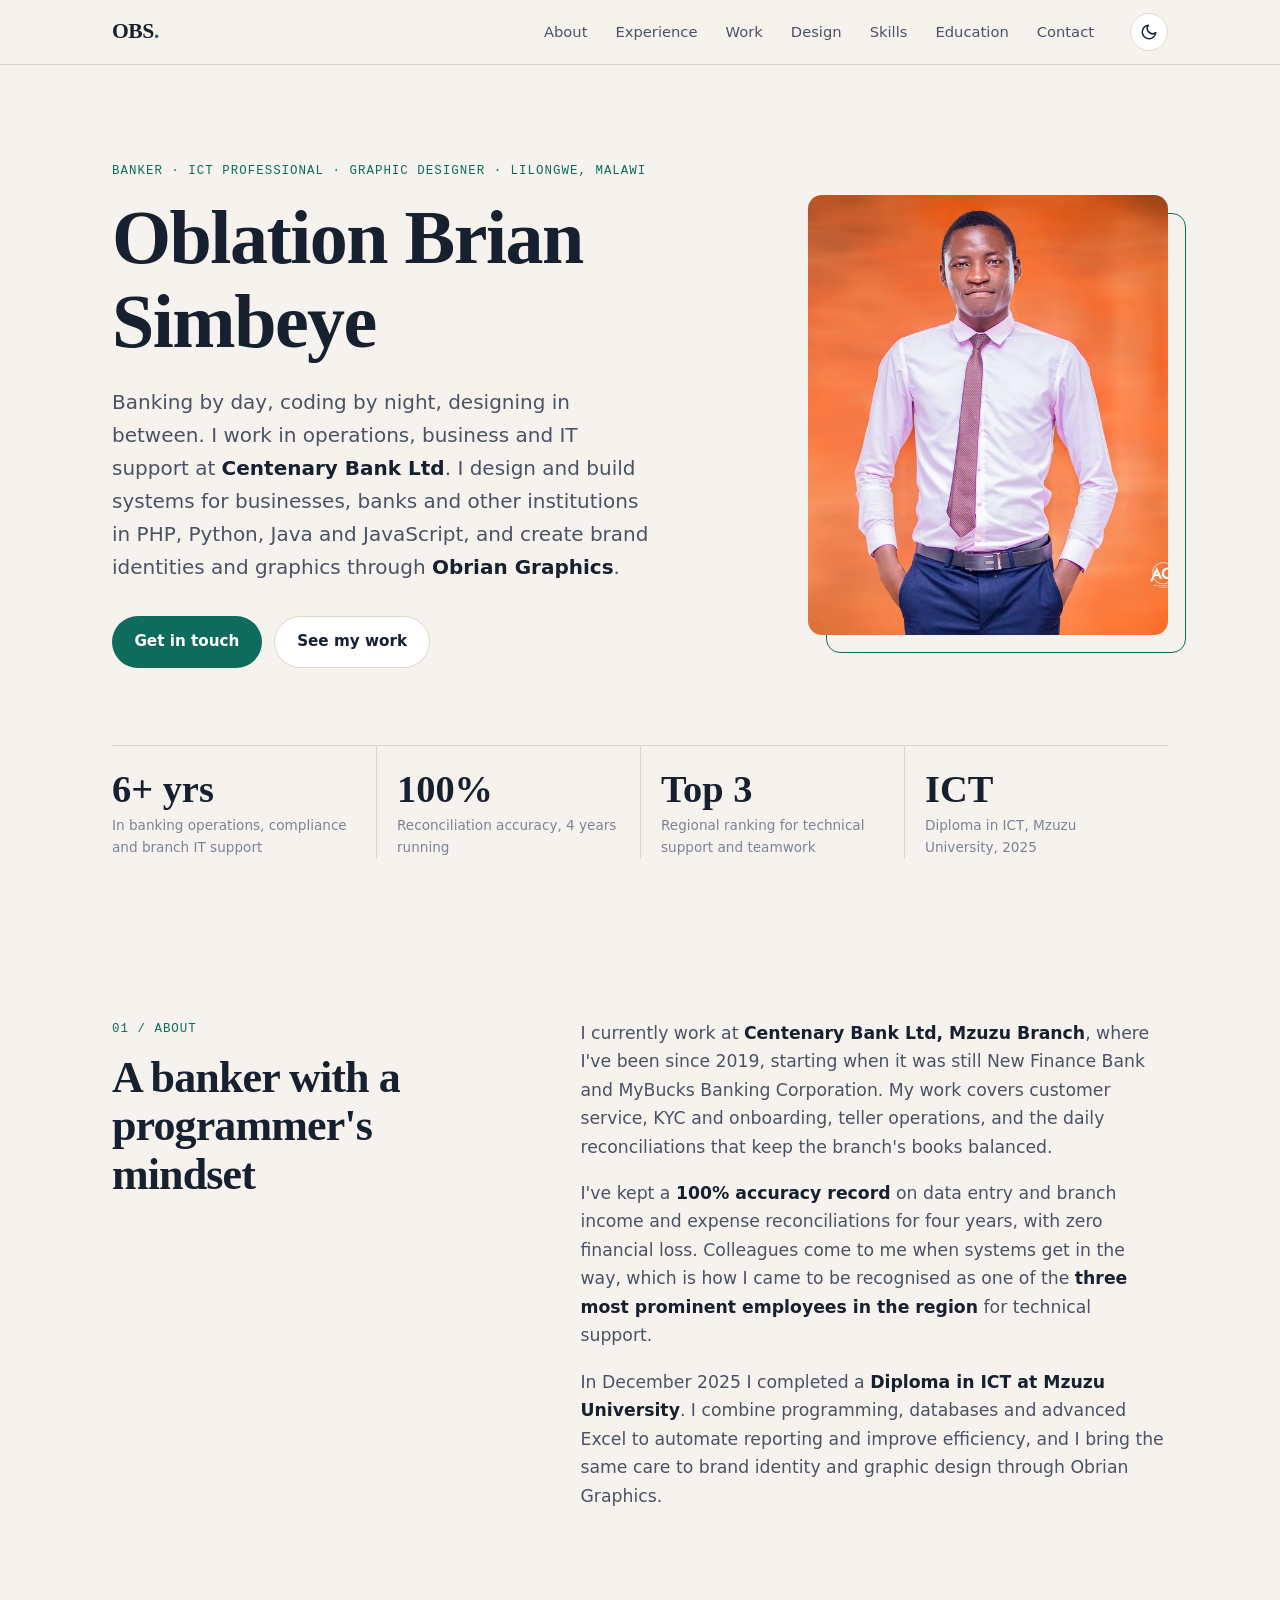
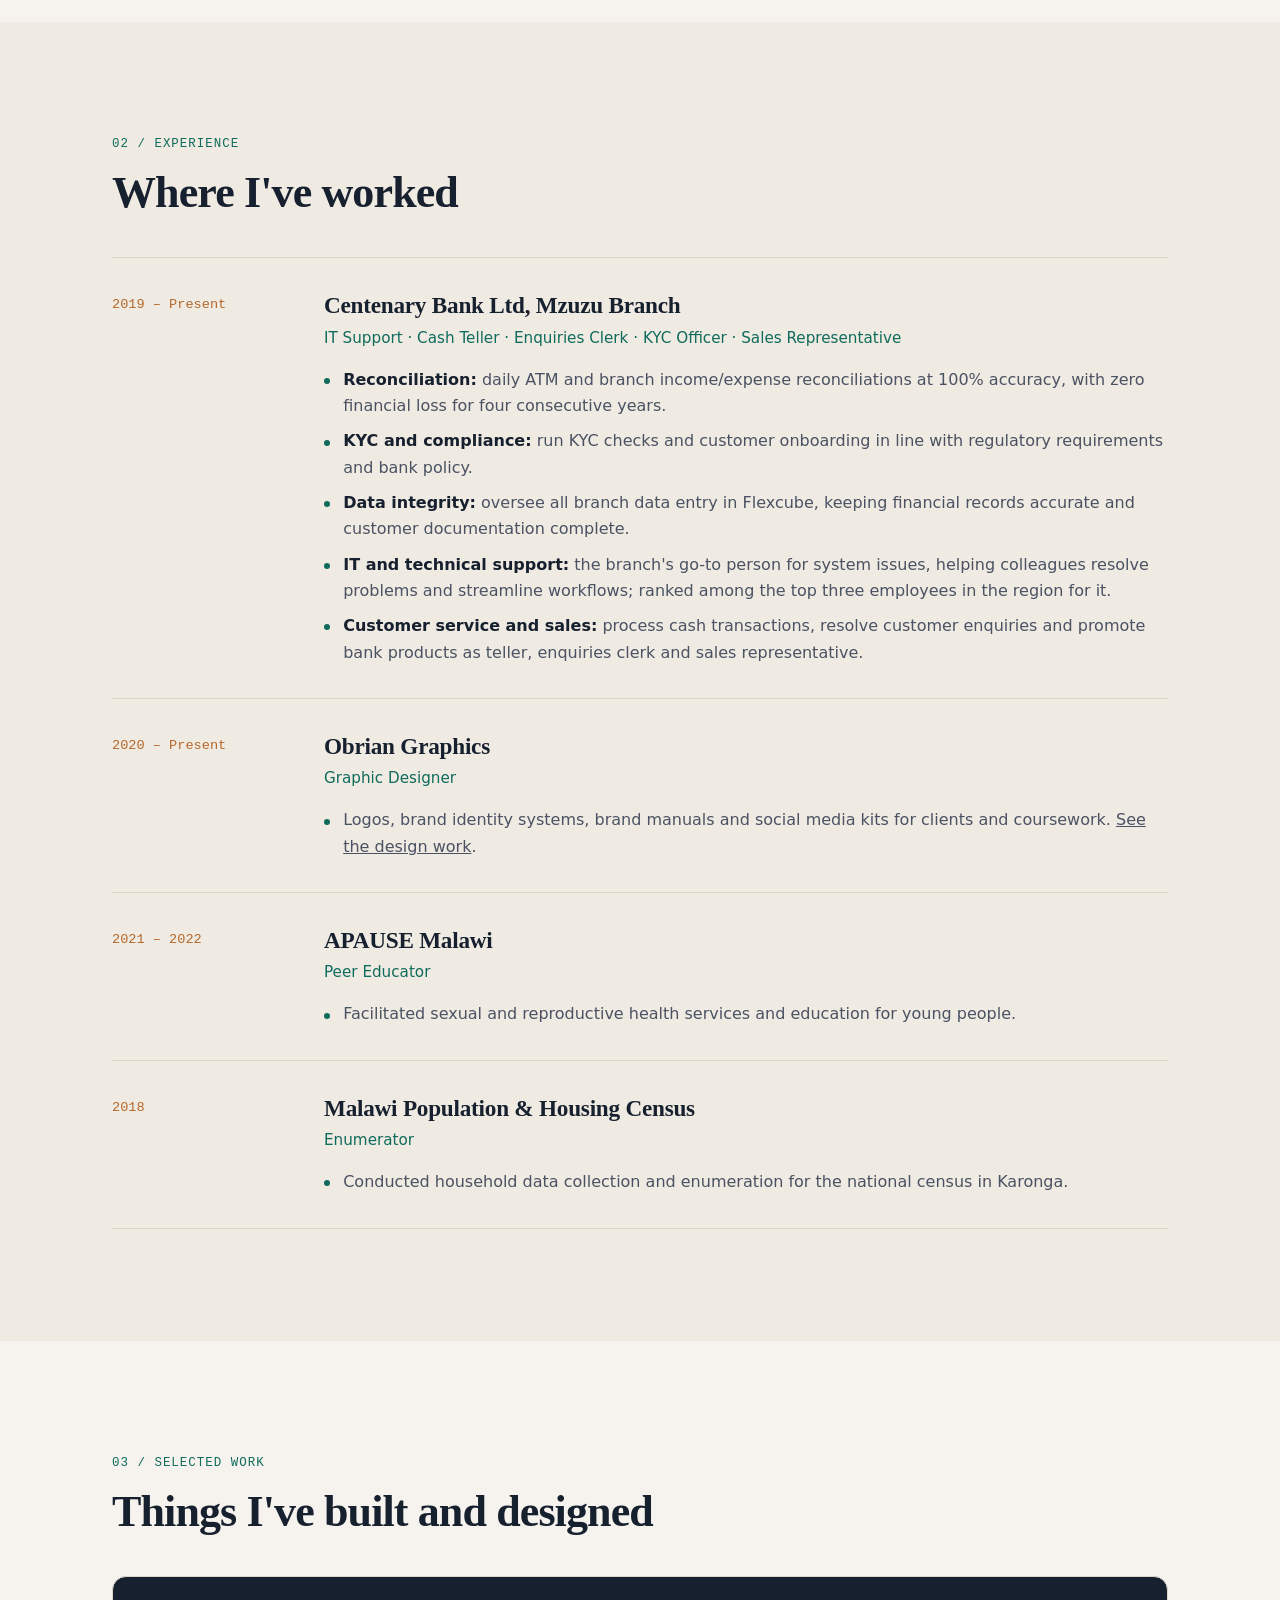
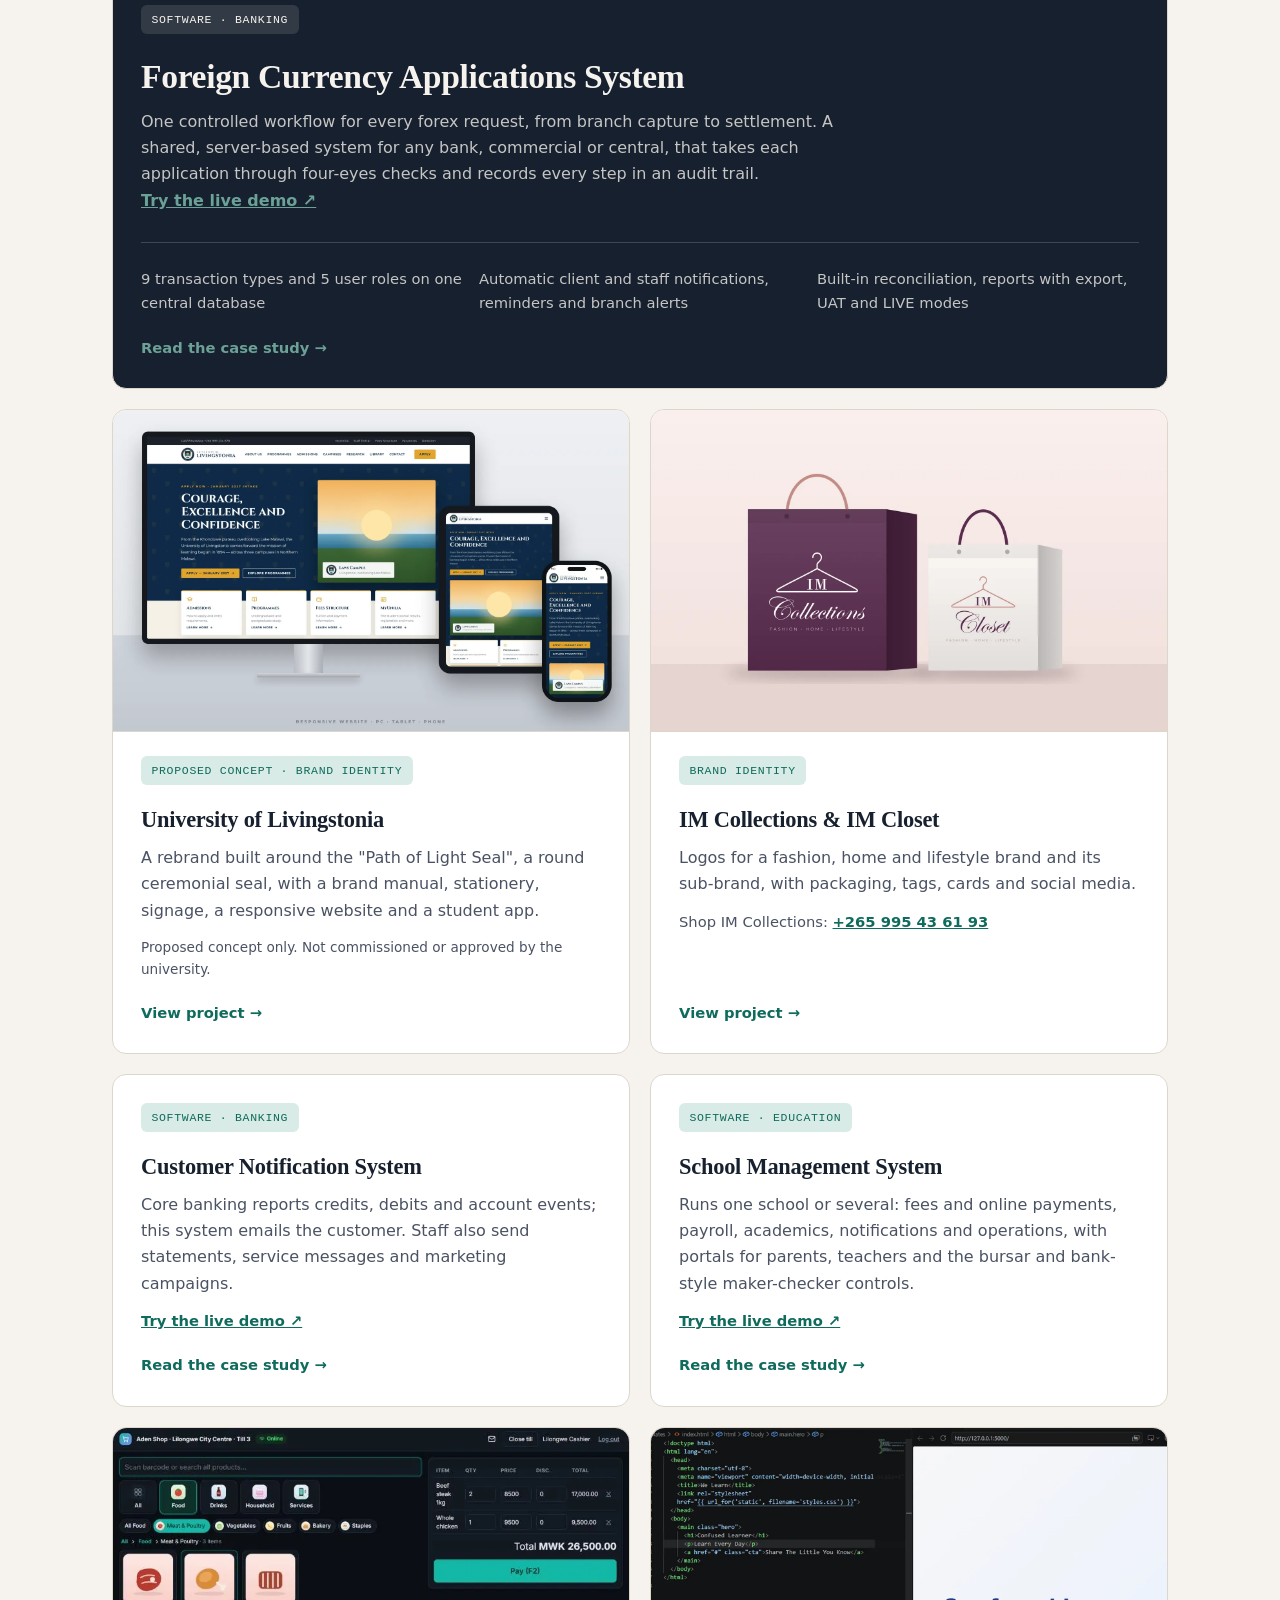
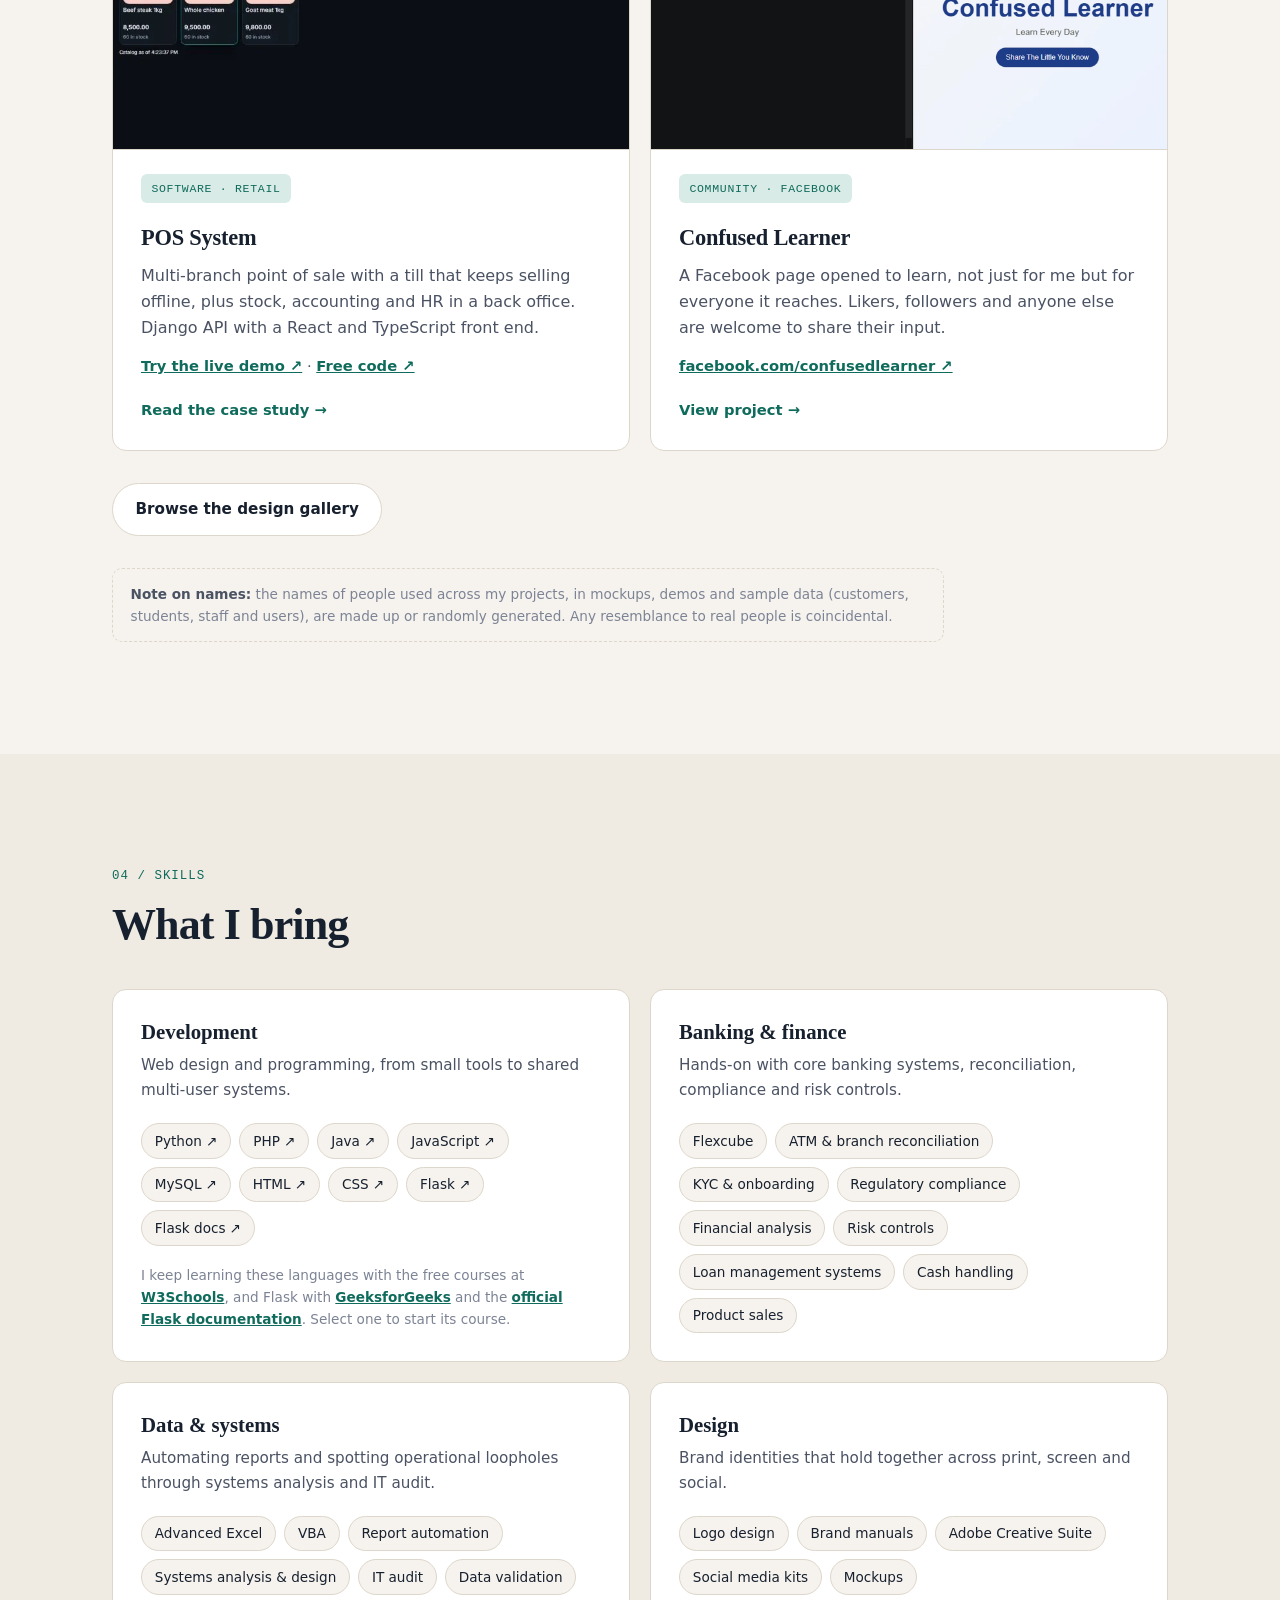
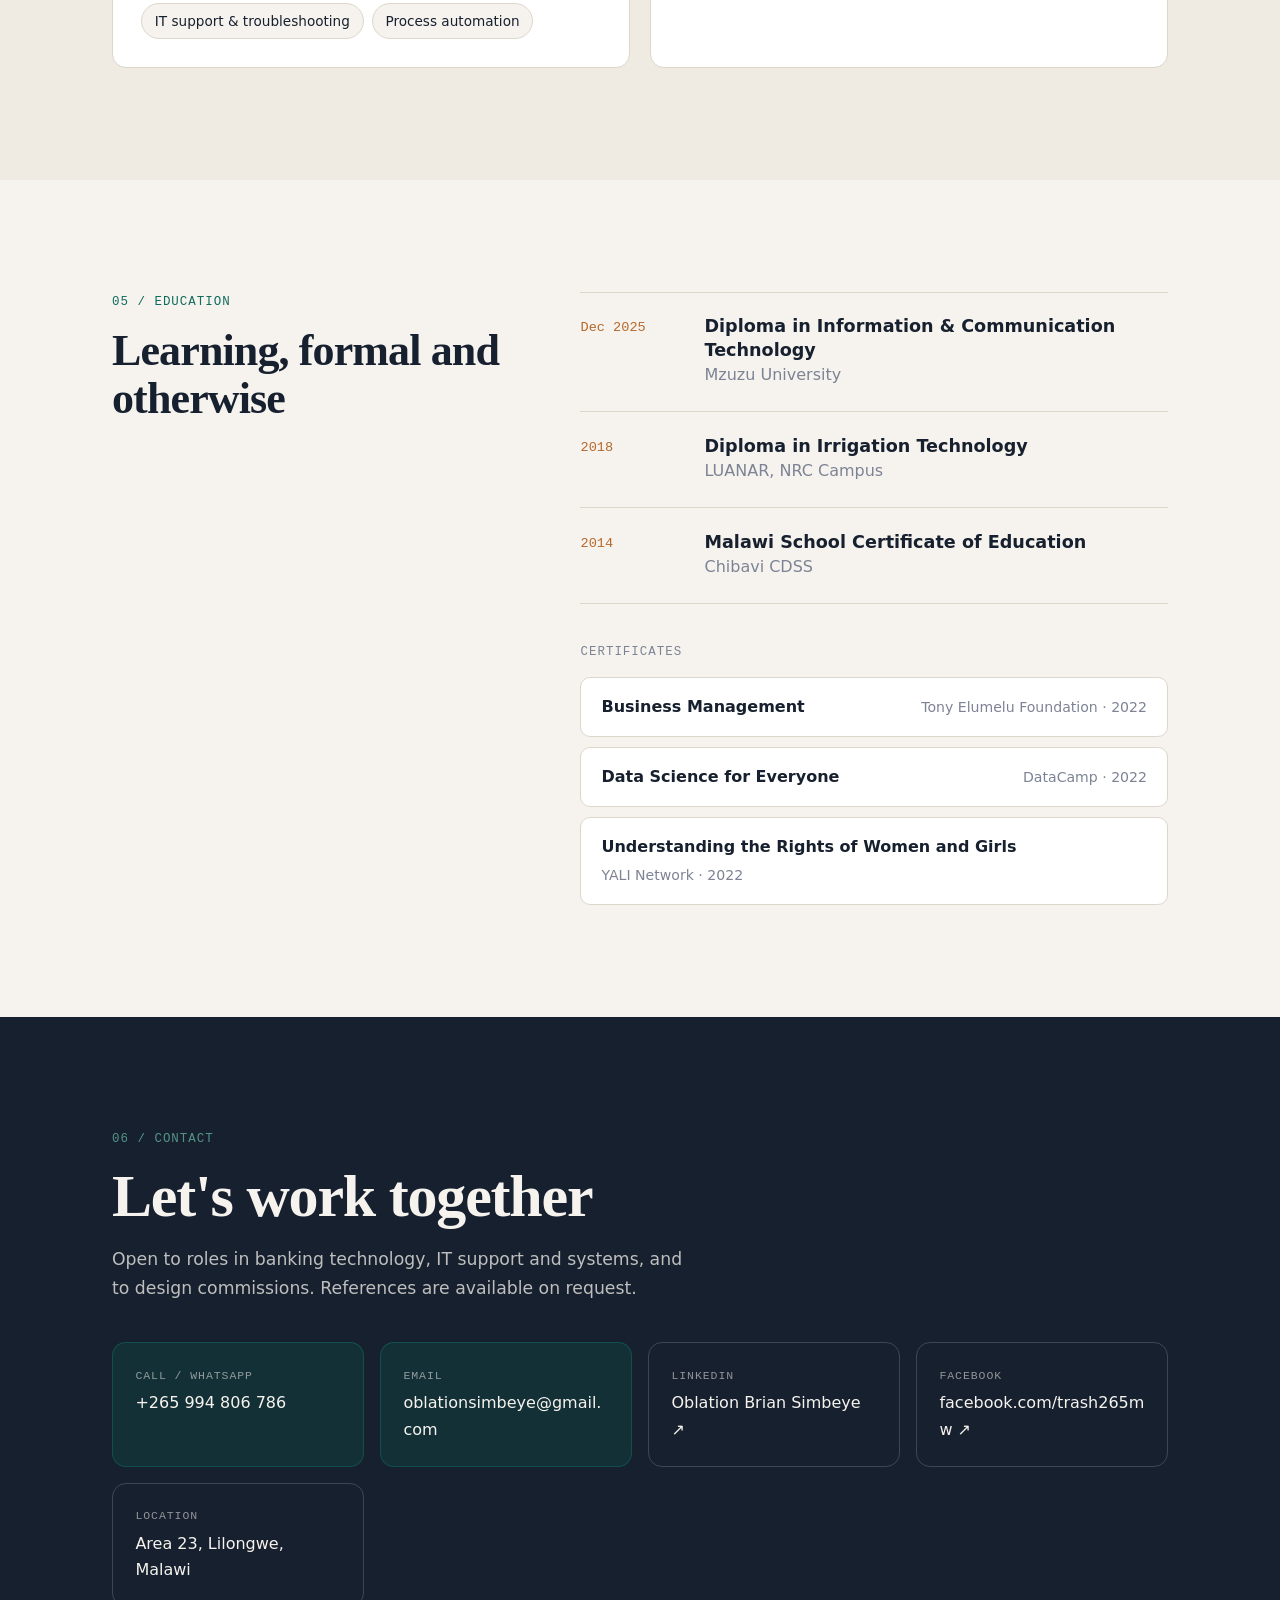
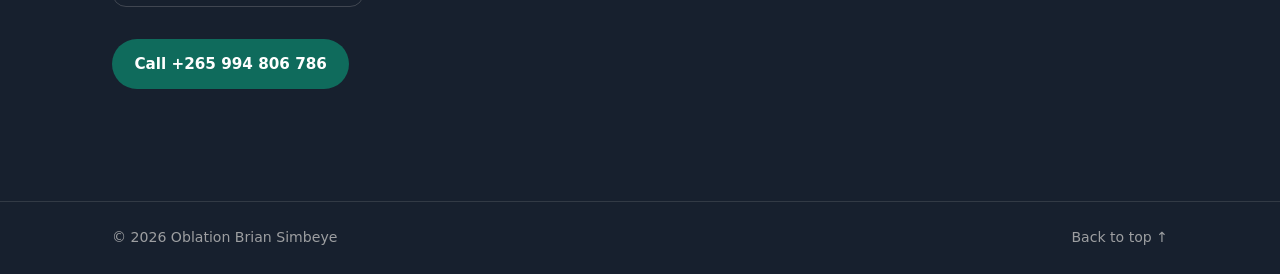
<file: client/index.html>
<!DOCTYPE html>
<html lang="en">
<head>
    <meta charset="UTF-8">
<!-- security: CSP + referrer (python tools/update_csp.py client) --><meta http-equiv="Content-Security-Policy" content="default-src 'self'; script-src 'self' 'sha256-E9oFdhJF4pEdfSpy9rgxk0kBlykZSUh9DjskdalexQ0='; style-src 'self' 'unsafe-inline' https://fonts.googleapis.com; font-src 'self' data: https://fonts.gstatic.com; img-src 'self' data:; frame-src 'self'; connect-src 'self'; object-src 'none'; base-uri 'self'; form-action 'none'"><meta name="referrer" content="strict-origin-when-cross-origin"><!-- /security -->
    <meta name="viewport" content="width=device-width, initial-scale=1.0">
    <title>Oblation Brian Simbeye · Portfolio</title>
    <meta name="description" content="Banker · ICT Professional · Graphic Designer in Malawi: core banking operations, KYC and compliance, software development and graphic design.">
    <meta property="og:type" content="website">
    <meta property="og:title" content="Oblation Brian Simbeye · Banker · ICT Professional · Graphic Designer">
    <meta property="og:description" content="Banking systems, software and brand identity work from Malawi.">
    <meta property="og:image" content="images/share.jpg">
    <meta name="twitter:card" content="summary_large_image">
    <link rel="icon" href="favicon.svg" type="image/svg+xml">
    <link rel="preconnect" href="https://fonts.googleapis.com">
    <link rel="preconnect" href="https://fonts.gstatic.com" crossorigin>
    <link href="https://fonts.googleapis.com/css2?family=Fraunces:opsz,wght@9..144,500;9..144,600&family=Inter:wght@400;500;600&family=JetBrains+Mono:wght@500&display=swap" rel="stylesheet">
    <link rel="stylesheet" href="style.css">
    <script>
        // Apply a saved theme before first paint to avoid a flash
        try {
            const saved = localStorage.getItem('theme');
            if (saved) document.documentElement.dataset.theme = saved;
        } catch (e) {}
    </script>
</head>
<body>
    <header class="site-header">
        <nav class="nav container">
            <a href="#home" class="brand" aria-label="Oblation Brian Simbeye, home"><span class="brand-name" aria-hidden="true"><span class="brand-short">OBS</span><span class="brand-full">Oblation Brian Simbeye</span></span><span class="brand-dot" aria-hidden="true">.</span></a>
            <ul class="nav-links" id="nav-links">
                <li><a href="#about">About</a></li>
                <li><a href="#experience">Experience</a></li>
                <li><a href="#projects">Work</a></li>
                <li><a href="design.html">Design</a></li>
                <li><a href="#skills">Skills</a></li>
                <li><a href="#education">Education</a></li>
                <li><a href="#contact">Contact</a></li>
            </ul>
            <button class="theme-toggle" type="button" aria-label="Toggle dark mode">
                <svg class="icon-moon" viewBox="0 0 24 24" aria-hidden="true"><path d="M21 12.8A9 9 0 1 1 11.2 3a7 7 0 0 0 9.8 9.8z"/></svg>
                <svg class="icon-sun" viewBox="0 0 24 24" aria-hidden="true"><circle cx="12" cy="12" r="4"/><path d="M12 2v2M12 20v2M4.9 4.9l1.4 1.4M17.7 17.7l1.4 1.4M2 12h2M20 12h2M4.9 19.1l1.4-1.4M17.7 6.3l1.4-1.4"/></svg>
            </button>
            <button class="menu-toggle" type="button" aria-label="Open menu" aria-expanded="false" aria-controls="nav-links">
                <svg viewBox="0 0 24 24" aria-hidden="true"><path d="M4 7h16M4 12h16M4 17h16"/></svg>
            </button>
        </nav>
    </header>

    <main>
        <!-- Hero -->
        <section id="home" class="hero">
            <div class="container hero-grid">
                <div class="hero-text">
                    <p class="eyebrow">Banker · ICT Professional · Graphic Designer · Lilongwe, Malawi</p>
                    <h1>Oblation Brian Simbeye</h1>
                    <p class="lede">
                        Banking by day, coding by night, designing in between. I work in operations, business and IT
                        support at <strong>Centenary Bank Ltd</strong>. I design and build systems for businesses, banks
                        and other institutions in PHP, Python, Java and JavaScript, and create brand identities and
                        graphics through <strong>Obrian Graphics</strong>.
                    </p>
                    <div class="hero-actions">
                        <a href="#contact" class="btn btn-primary">Get in touch</a>
                        <a href="#projects" class="btn btn-ghost">See my work</a>
                    </div>
                </div>
                <div class="hero-photo">
                    <img src="images/headshot.jpg" alt="Portrait of Oblation Brian Simbeye" width="720" height="720">
                </div>
            </div>

            <div class="container">
                <dl class="stats">
                    <div class="stat">
                        <dt>In banking operations, compliance and branch IT support</dt>
                        <dd>6+ yrs</dd>
                    </div>
                    <div class="stat">
                        <dt>Reconciliation accuracy, 4 years running</dt>
                        <dd>100%</dd>
                    </div>
                    <div class="stat">
                        <dt>Regional ranking for technical support and teamwork</dt>
                        <dd>Top 3</dd>
                    </div>
                    <div class="stat">
                        <dt>Diploma in ICT, Mzuzu University, 2025</dt>
                        <dd>ICT</dd>
                    </div>
                </dl>
            </div>
        </section>

        <!-- About -->
        <section id="about" class="section">
            <div class="container split">
                <div class="section-head">
                    <p class="eyebrow">01 / About</p>
                    <h2>A banker with a programmer's mindset</h2>
                </div>
                <div class="prose">
                    <p>
                        I currently work at <strong>Centenary Bank Ltd, Mzuzu Branch</strong>, where I've been since
                        2019, starting when it was still New Finance Bank and MyBucks Banking Corporation. My work covers
                        customer service, KYC and onboarding, teller operations, and the daily reconciliations
                        that keep the branch's books balanced.
                    </p>
                    <p>
                        I've kept a <strong>100% accuracy record</strong> on data entry and branch income and
                        expense reconciliations for four years, with zero financial loss. Colleagues come to me
                        when systems get in the way, which is how I came to be recognised as one of the
                        <strong>three most prominent employees in the region</strong> for technical support.
                    </p>
                    <p>
                        In December 2025 I completed a <strong>Diploma in ICT at Mzuzu University</strong>. I combine
                        programming, databases and advanced Excel to automate reporting and improve efficiency,
                        and I bring the same care to brand identity and graphic design through Obrian Graphics.
                    </p>
                </div>
            </div>
        </section>

        <!-- Experience -->
        <section id="experience" class="section section-alt">
            <div class="container">
                <div class="section-head">
                    <p class="eyebrow">02 / Experience</p>
                    <h2>Where I've worked</h2>
                </div>

                <ol class="timeline">
                    <li class="role">
                        <div class="role-meta">
                            <span class="role-date">2019 – Present</span>
                        </div>
                        <div class="role-body">
                            <h3>Centenary Bank Ltd, Mzuzu Branch</h3>
                            <p class="role-title">IT Support · Cash Teller · Enquiries Clerk · KYC Officer · Sales Representative</p>
                            <ul>
                                <li><strong>Reconciliation:</strong> daily ATM and branch income/expense reconciliations at 100% accuracy, with zero financial loss for four consecutive years.</li>
                                <li><strong>KYC and compliance:</strong> run KYC checks and customer onboarding in line with regulatory requirements and bank policy.</li>
                                <li><strong>Data integrity:</strong> oversee all branch data entry in Flexcube, keeping financial records accurate and customer documentation complete.</li>
                                <li><strong>IT and technical support:</strong> the branch's go-to person for system issues, helping colleagues resolve problems and streamline workflows; ranked among the top three employees in the region for it.</li>
                                <li><strong>Customer service and sales:</strong> process cash transactions, resolve customer enquiries and promote bank products as teller, enquiries clerk and sales representative.</li>
                            </ul>
                        </div>
                    </li>

                    <li class="role">
                        <div class="role-meta">
                            <span class="role-date">2020 – Present</span>
                        </div>
                        <div class="role-body">
                            <h3>Obrian Graphics</h3>
                            <p class="role-title">Graphic Designer</p>
                            <ul>
                                <li>Logos, brand identity systems, brand manuals and social media kits for clients and coursework. <a href="design.html">See the design work</a>.</li>
                            </ul>
                        </div>
                    </li>

                    <li class="role">
                        <div class="role-meta">
                            <span class="role-date">2021 – 2022</span>
                        </div>
                        <div class="role-body">
                            <h3>APAUSE Malawi</h3>
                            <p class="role-title">Peer Educator</p>
                            <ul>
                                <li>Facilitated sexual and reproductive health services and education for young people.</li>
                            </ul>
                        </div>
                    </li>

                    <li class="role">
                        <div class="role-meta">
                            <span class="role-date">2018</span>
                        </div>
                        <div class="role-body">
                            <h3>Malawi Population &amp; Housing Census</h3>
                            <p class="role-title">Enumerator</p>
                            <ul>
                                <li>Conducted household data collection and enumeration for the national census in Karonga.</li>
                            </ul>
                        </div>
                    </li>
                </ol>
            </div>
        </section>

        <!-- Projects -->
        <section id="projects" class="section">
            <div class="container">
                <div class="section-head">
                    <p class="eyebrow">03 / Selected work</p>
                    <h2>Things I've built and designed</h2>
                </div>

                <div class="projects">
                    <article class="project project-feature">
                        <div class="project-tag">Software · Banking</div>
                        <h3><a href="work/forex.html">Foreign Currency Applications System</a></h3>
                        <p>
                            One controlled workflow for every forex request, from branch capture to settlement.
                            A shared, server-based system for any bank, commercial or central, that takes each
                            application through four-eyes checks and records every step in an audit trail.
                            <a href="demo/forex/" target="_blank" rel="noopener" class="inline-demo">Try the live demo ↗</a>
                        </p>
                        <ul class="project-points">
                            <li>9 transaction types and 5 user roles on one central database</li>
                            <li>Automatic client and staff notifications, reminders and branch alerts</li>
                            <li>Built-in reconciliation, reports with export, UAT and LIVE modes</li>
                        </ul>
                        <span class="project-link">Read the case study</span>
                    </article>

                    <article class="project">
                        <a class="project-media" href="work/unilia.html" tabindex="-1" aria-hidden="true">
                            <img src="images/unilia-seal/devices.webp" alt="" loading="lazy" width="1600" height="1000">
                        </a>
                        <div class="project-tag">Proposed concept · Brand identity</div>
                        <h3><a href="work/unilia.html">University of Livingstonia</a></h3>
                        <p>
                            A rebrand built around the "Path of Light Seal", a round ceremonial seal, with a
                            brand manual, stationery, signage, a responsive website and a student app.
                        </p>
                        <p class="card-caution">Proposed concept only. Not commissioned or approved by the university.</p>
                        <span class="project-link">View project</span>
                    </article>

                    <article class="project">
                        <a class="project-media" href="work/im-collections.html" tabindex="-1" aria-hidden="true">
                            <img src="images/im/shopping-bags.webp" alt="" loading="lazy" width="1600" height="1100">
                        </a>
                        <div class="project-tag">Brand identity</div>
                        <h3><a href="work/im-collections.html">IM Collections &amp; IM Closet</a></h3>
                        <p>
                            Logos for a fashion, home and lifestyle brand and its sub-brand, with packaging,
                            tags, cards and social media.
                        </p>
                        <p class="card-contact">Shop IM Collections: <a href="https://wa.me/265995436193" target="_blank" rel="noopener" class="inline-demo">+265 995 43 61 93</a></p>
                        <span class="project-link">View project</span>
                    </article>

                    <article class="project">
                        <div class="project-tag">Software · Banking</div>
                        <h3><a href="work/notifications.html">Customer Notification System</a></h3>
                        <p>
                            Core banking reports credits, debits and account events; this system emails the
                            customer. Staff also send statements, service messages and marketing campaigns.
                        </p>
                        <p class="card-contact"><a href="https://bank-notifications-demo.onrender.com/" target="_blank" rel="noopener" class="inline-demo">Try the live demo ↗</a></p>
                        <span class="project-link">Read the case study</span>
                    </article>

                    <article class="project">
                        <div class="project-tag">Software · Education</div>
                        <h3><a href="work/school.html">School Management System</a></h3>
                        <p>
                            Runs one school or several: fees and online payments, payroll, academics, notifications and
                            operations, with portals for parents, teachers and the bursar and bank-style maker-checker controls.
                        </p>
                        <p class="card-contact"><a href="https://school-management-demo-fzzw.onrender.com/" target="_blank" rel="noopener" class="inline-demo">Try the live demo ↗</a></p>
                        <span class="project-link">Read the case study</span>
                    </article>

                    <article class="project">
                        <a class="project-media" href="work/pos.html" tabindex="-1" aria-hidden="true">
                            <img src="images/pos/pos.webp" alt="" loading="lazy" width="800" height="500">
                        </a>
                        <div class="project-tag">Software · Retail</div>
                        <h3><a href="work/pos.html">POS System</a></h3>
                        <p>
                            Multi-branch point of sale with a till that keeps selling offline, plus stock, accounting
                            and HR in a back office. Django API with a React and TypeScript front end.
                        </p>
                        <p class="card-contact"><a href="https://pos-system-demo-bxfe.onrender.com/" target="_blank" rel="noopener" class="inline-demo">Try the live demo ↗</a> · <a href="https://github.com/obrianmw/pos-system" target="_blank" rel="noopener" class="inline-demo">Free code ↗</a></p>
                        <span class="project-link">Read the case study</span>
                    </article>

                    <article class="project">
                        <a class="project-media" href="work/we-learn.html" tabindex="-1" aria-hidden="true">
                            <img src="images/we-learn/screen.webp" alt="" loading="lazy" width="1600" height="1600">
                        </a>
                        <div class="project-tag">Community · Facebook</div>
                        <h3><a href="work/we-learn.html">Confused Learner</a></h3>
                        <p>
                            A Facebook page opened to learn, not just for me but for everyone it reaches.
                            Likers, followers and anyone else are welcome to share their input.
                        </p>
                        <p class="card-contact"><a href="https://www.facebook.com/confusedlearner/" target="_blank" rel="noopener" class="inline-demo">facebook.com/confusedlearner ↗</a></p>
                        <span class="project-link">View project</span>
                    </article>
                </div>

                <div class="section-foot">
                    <a href="design.html" class="btn btn-ghost">Browse the design gallery</a>
                </div>
                <p class="names-note" role="note"><strong>Note on names:</strong> the names of people used across my projects, in mockups, demos and sample data (customers, students, staff and users), are made up or randomly generated. Any resemblance to real people is coincidental.</p>
            </div>
        </section>

        <!-- Skills -->
        <section id="skills" class="section section-alt">
            <div class="container">
                <div class="section-head">
                    <p class="eyebrow">04 / Skills</p>
                    <h2>What I bring</h2>
                </div>

                <div class="skill-groups">
                    <div class="skill-group">
                        <h3>Development</h3>
                        <p>Web design and programming, from small tools to shared multi-user systems.</p>
                        <ul class="chips">
                            <li><a href="https://www.w3schools.com/python/" target="_blank" rel="noopener" title="Free Python course on W3Schools">Python ↗</a></li>
                            <li><a href="https://www.w3schools.com/php/" target="_blank" rel="noopener" title="Free PHP course on W3Schools">PHP ↗</a></li>
                            <li><a href="https://www.w3schools.com/java/" target="_blank" rel="noopener" title="Free Java course on W3Schools">Java ↗</a></li>
                            <li><a href="https://www.w3schools.com/js/" target="_blank" rel="noopener" title="Free JavaScript course on W3Schools">JavaScript ↗</a></li>
                            <li><a href="https://www.w3schools.com/mysql/" target="_blank" rel="noopener" title="Free MySQL course on W3Schools">MySQL ↗</a></li>
                            <li><a href="https://www.w3schools.com/html/" target="_blank" rel="noopener" title="Free HTML course on W3Schools">HTML ↗</a></li>
                            <li><a href="https://www.w3schools.com/css/" target="_blank" rel="noopener" title="Free CSS course on W3Schools">CSS ↗</a></li>
                            <li><a href="https://www.geeksforgeeks.org/python/flask-tutorial/" target="_blank" rel="noopener" title="Free Flask tutorial on GeeksforGeeks">Flask ↗</a></li>
                            <li><a href="https://flask.palletsprojects.com/en/stable/" target="_blank" rel="noopener" title="Official Flask documentation">Flask docs ↗</a></li>
                        </ul>
                        <p class="skill-credit">
                            I keep learning these languages with the free courses at
                            <a href="https://www.w3schools.com/" target="_blank" rel="noopener">W3Schools</a>, and Flask
                            with <a href="https://www.geeksforgeeks.org/python/flask-tutorial/" target="_blank" rel="noopener">GeeksforGeeks</a>
                            and the <a href="https://flask.palletsprojects.com/en/stable/" target="_blank" rel="noopener">official Flask documentation</a>.
                            Select one to start its course.
                        </p>
                    </div>
                    <div class="skill-group">
                        <h3>Banking &amp; finance</h3>
                        <p>Hands-on with core banking systems, reconciliation, compliance and risk controls.</p>
                        <ul class="chips">
                            <li>Flexcube</li><li>ATM &amp; branch reconciliation</li><li>KYC &amp; onboarding</li>
                            <li>Regulatory compliance</li><li>Financial analysis</li><li>Risk controls</li>
                            <li>Loan management systems</li><li>Cash handling</li><li>Product sales</li>
                        </ul>
                    </div>
                    <div class="skill-group">
                        <h3>Data &amp; systems</h3>
                        <p>Automating reports and spotting operational loopholes through systems analysis and IT audit.</p>
                        <ul class="chips">
                            <li>Advanced Excel</li><li>VBA</li><li>Report automation</li>
                            <li>Systems analysis &amp; design</li><li>IT audit</li><li>Data validation</li>
                            <li>IT support &amp; troubleshooting</li><li>Process automation</li>
                        </ul>
                    </div>
                    <div class="skill-group">
                        <h3>Design</h3>
                        <p>Brand identities that hold together across print, screen and social.</p>
                        <ul class="chips">
                            <li>Logo design</li><li>Brand manuals</li><li>Adobe Creative Suite</li>
                            <li>Social media kits</li><li>Mockups</li>
                        </ul>
                    </div>
                </div>
            </div>
        </section>

        <!-- Education -->
        <section id="education" class="section">
            <div class="container split">
                <div class="section-head">
                    <p class="eyebrow">05 / Education</p>
                    <h2>Learning, formal and otherwise</h2>
                </div>
                <div>
                    <ul class="edu-list">
                        <li>
                            <span class="edu-year">Dec 2025</span>
                            <div>
                                <h3>Diploma in Information &amp; Communication Technology</h3>
                                <p>Mzuzu University</p>
                            </div>
                        </li>
                        <li>
                            <span class="edu-year">2018</span>
                            <div>
                                <h3>Diploma in Irrigation Technology</h3>
                                <p>LUANAR, NRC Campus</p>
                            </div>
                        </li>
                        <li>
                            <span class="edu-year">2014</span>
                            <div>
                                <h3>Malawi School Certificate of Education</h3>
                                <p>Chibavi CDSS</p>
                            </div>
                        </li>
                    </ul>

                    <h3 class="subhead">Certificates</h3>
                    <ul class="cert-list">
                        <li><span>Business Management</span><span>Tony Elumelu Foundation · 2022</span></li>
                        <li><span>Data Science for Everyone</span><span>DataCamp · 2022</span></li>
                        <li><span>Understanding the Rights of Women and Girls</span><span>YALI Network · 2022</span></li>
                    </ul>
                </div>
            </div>
        </section>

        <!-- Contact -->
        <section id="contact" class="section contact">
            <div class="container">
                <p class="eyebrow">06 / Contact</p>
                <h2>Let's work together</h2>
                <p class="contact-lede">
                    Open to roles in banking technology, IT support and systems, and to design commissions.
                    References are available on request.
                </p>
                <div class="contact-grid">
                    <a class="contact-card contact-card-primary" href="https://wa.me/265994806786" target="_blank" rel="noopener">
                        <span class="contact-label">Call / WhatsApp</span>
                        <span class="contact-value">+265 994 806 786</span>
                    </a>
                    <a class="contact-card contact-card-primary" href="mailto:oblationsimbeye@gmail.com">
                        <span class="contact-label">Email</span>
                        <span class="contact-value">oblationsimbeye@gmail.com</span>
                    </a>
                    <a class="contact-card" href="https://www.linkedin.com/in/oblation-brian-simbeye-961755188/" target="_blank" rel="noopener">
                        <span class="contact-label">LinkedIn</span>
                        <span class="contact-value">Oblation Brian Simbeye ↗</span>
                    </a>
                    <a class="contact-card" href="https://www.facebook.com/trash265mw/" target="_blank" rel="noopener">
                        <span class="contact-label">Facebook</span>
                        <span class="contact-value">facebook.com/trash265mw ↗</span>
                    </a>
                    <div class="contact-card">
                        <span class="contact-label">Location</span>
                        <span class="contact-value">Area 23, Lilongwe, Malawi</span>
                    </div>
                </div>
                <div class="section-foot">
                    <a href="tel:+265994806786" class="btn btn-primary">Call +265 994 806 786</a>
                </div>
            </div>
        </section>
    </main>

    <footer class="site-footer">
        <div class="container">
            <p>&copy; <span id="year">2026</span> Oblation Brian Simbeye</p>
            <a href="#home">Back to top ↑</a>
        </div>
    </footer>

    <script src="script.js"></script>
</body>
</html>
</file>
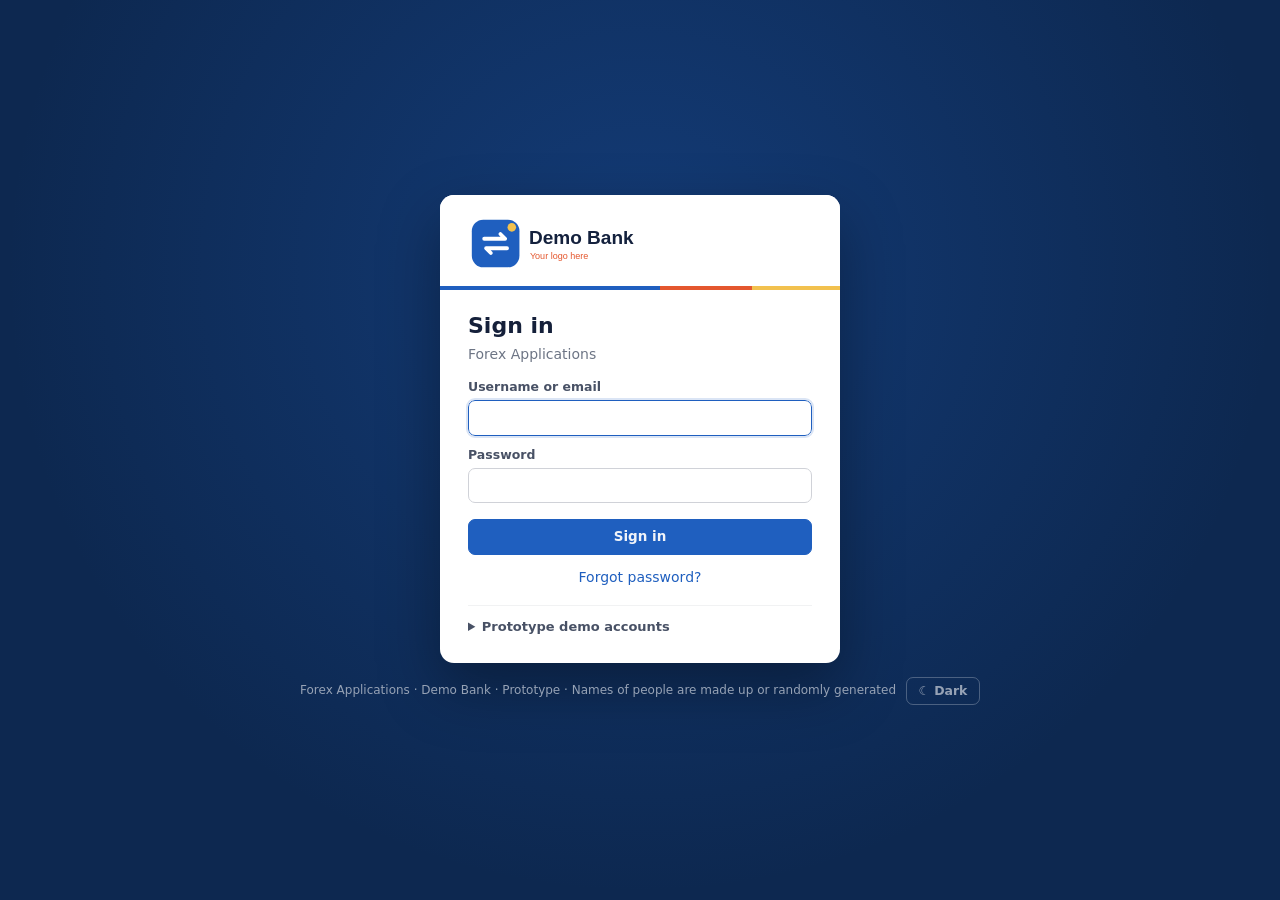
<file: client/demo/forex/index.html>
<!doctype html>
<html lang="en">
<head>
<meta charset="utf-8">
<!-- security: CSP + referrer (python tools/update_csp.py client) --><meta http-equiv="Content-Security-Policy" content="default-src 'self'; script-src 'self'; style-src 'self' 'unsafe-inline'; img-src 'self' data: blob:; font-src 'self' data:; connect-src 'self'; media-src 'self' blob: data:; frame-src 'self' blob: data:; worker-src 'self' blob:; object-src 'none'; base-uri 'self'; form-action 'self'"><meta name="referrer" content="strict-origin-when-cross-origin"><!-- /security -->
<meta name="viewport" content="width=device-width, initial-scale=1">
<title>Forex Applications · Demo Bank</title>
<link rel="icon" type="image/svg+xml" href="assets/brand/icon.svg">
<link rel="stylesheet" href="css/app.css?v=41-l3-w1">
</head>
<body class="signed-out">
<div class="shell">
  <aside class="sidebar">
    <div class="brand"><img data-brand-logo src="assets/brand/logo.svg" alt="Demo Bank"></div>
    <div class="app-name"><span id="brand-product">Forex Applications</span><small id="brand-tagline">FX Applications & Demand Tracking</small></div>
    <nav class="nav" id="nav" aria-label="Main"></nav>
    <div class="sidebar-foot">Prototype · Data  is stored in this browser only</div>
  </aside>
  <div class="main">
    <header class="topbar">
      <div class="title" id="page-title"></div>
      <div class="clock" id="clock"></div>
      <div class="bell" id="bell"></div>
      <div class="user-box" id="user-box"></div>
    </header>
    <main id="view"></main>
    <footer class="app-footer" id="app-footer"></footer>
  </div>
</div>
<div class="auth" id="auth"></div>
<div id="modal-root"></div>
<div class="toasts" id="toasts" aria-live="polite"></div>

<!-- Branding first: everything else reads it. Defaults in js/brand.js; Admin → Branding overrides them. -->
<script src="js/brand.js?v=41"></script>
<script src="js/util.js?v=41"></script>
<script src="js/config.js?v=41"></script>
<script src="js/store.js?v=42-ap1"></script>
<script src="js/rules.js?v=41-c1"></script>
<script src="js/engine.js?v=41-c5-w2"></script>
<script src="js/ui.js?v=41-c5"></script>
<script src="js/auth.js?v=41-t1-ap1"></script>
<script src="js/export.js?v=41"></script>
<script src="js/views-apps.js?v=41-c5-w1"></script>
<script src="js/views-form.js?v=41-c6"></script>
<script src="js/views-reports.js?v=41-c5-w1"></script>
<script src="js/views-admin.js?v=42-t1-a2"></script>
<script src="js/access.js?v=41-c5f"></script>
<script src="js/docview.js?v=41"></script>
<script src="js/app.js?v=42-w2"></script>
<script src="js/layout.js?v=42-l1"></script>
<script src="js/listtools.js?v=42-t1"></script>
<script src="js/periods.js?v=41-b1"></script>
<script src="js/beneficiaries.js?v=41-w1"></script>
<script src="js/allocation.js?v=41"></script>
  <script src="js/cbs.js?v=41"></script>
  <script src="js/recon.js?v=41-c5-r1-w1"></script>
  <script src="js/alltx.js?v=41"></script>
  <script src="js/charges.js?v=41"></script>
  <script src="js/funding.js?v=41"></script>
  <script src="js/lifecycle.js?v=41-c5"></script>
  <script src="js/cbs-directory.js?v=41-c1"></script>
  <script src="js/customers.js?v=41-c6"></script>
  <script src="js/refs.js?v=41-c4-w1"></script>
  <script src="js/alerts.js?v=41-c1"></script>
  <script src="js/cbmlist.js?v=41-b6"></script>
  <script src="js/dashboard.js?v=41-c5-d6-w1-a1"></script>
  <script src="js/approvals.js?v=41-t1-a2"></script>
  <script src="js/messaging.js?v=41"></script>
  <script src="js/filescan.js?v=41"></script>
  <script src="js/testdata.js?v=42"></script>
</body>
</html>
</file>
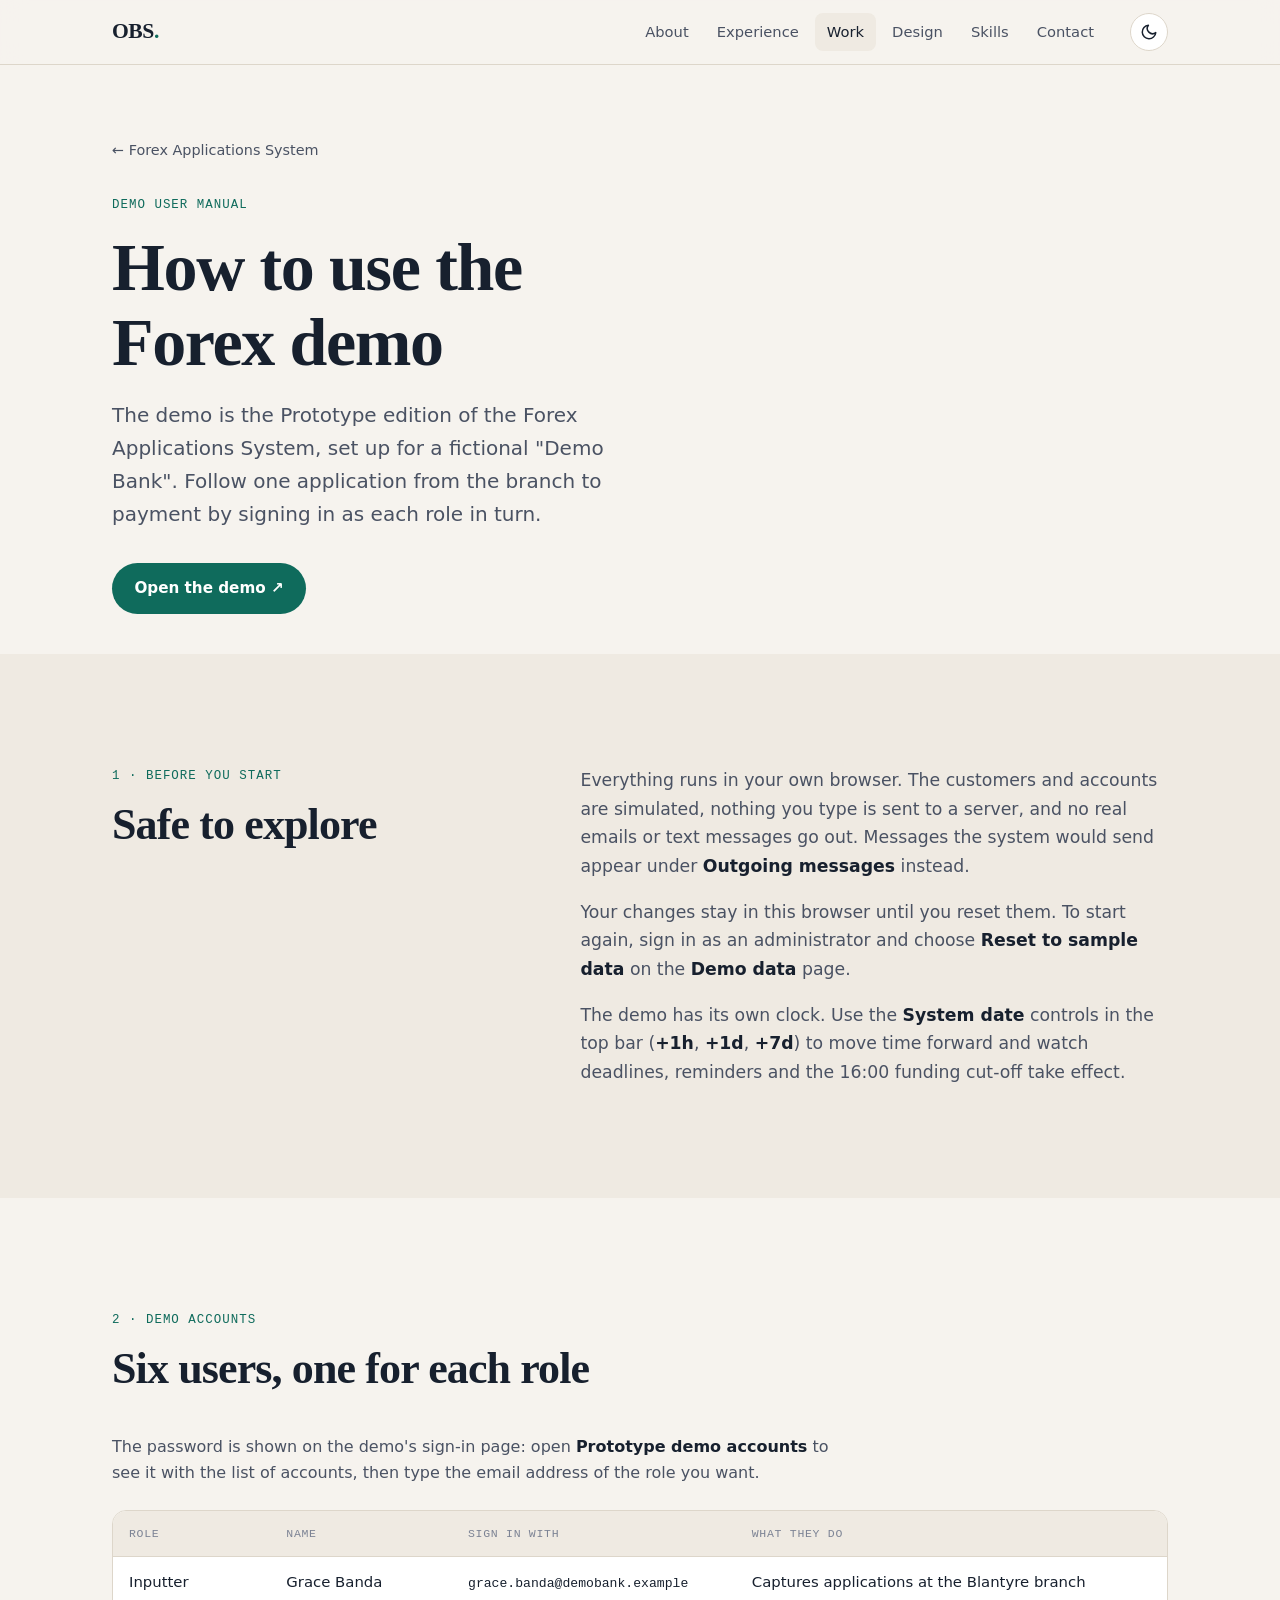
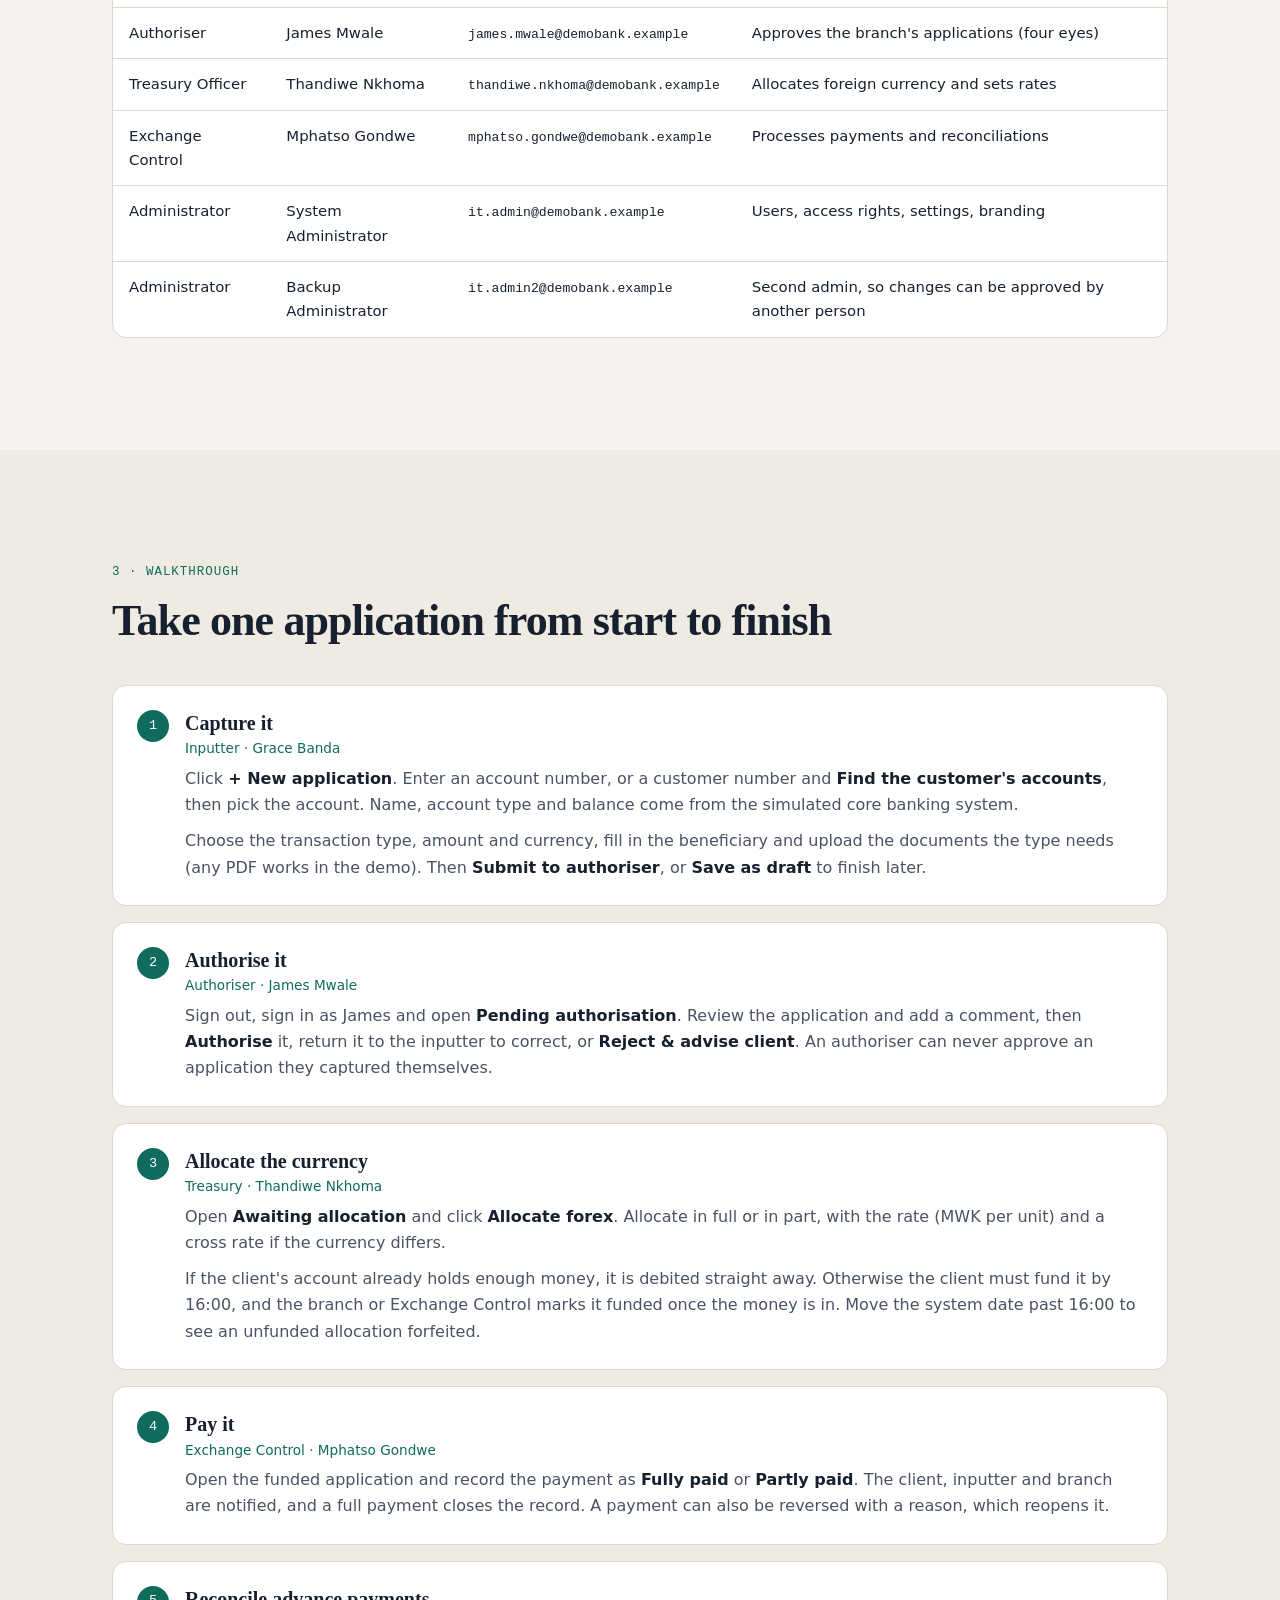
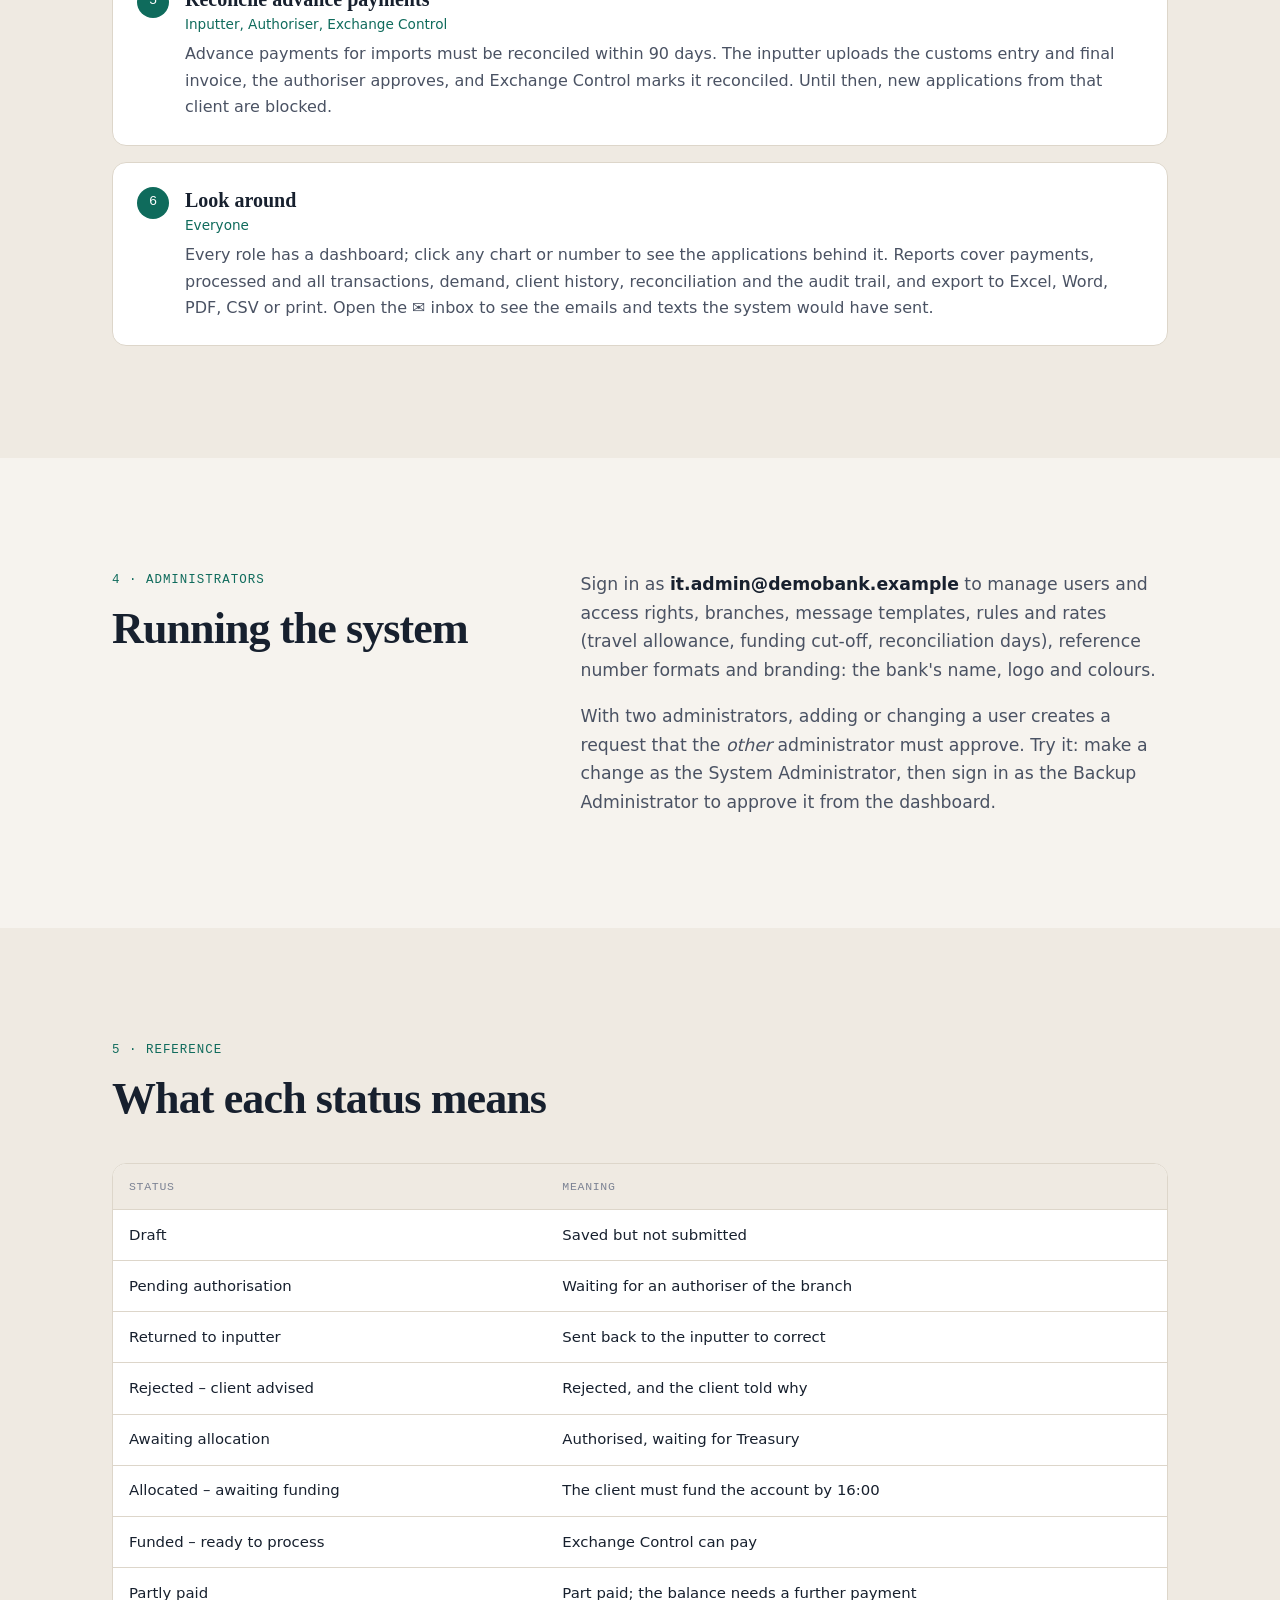
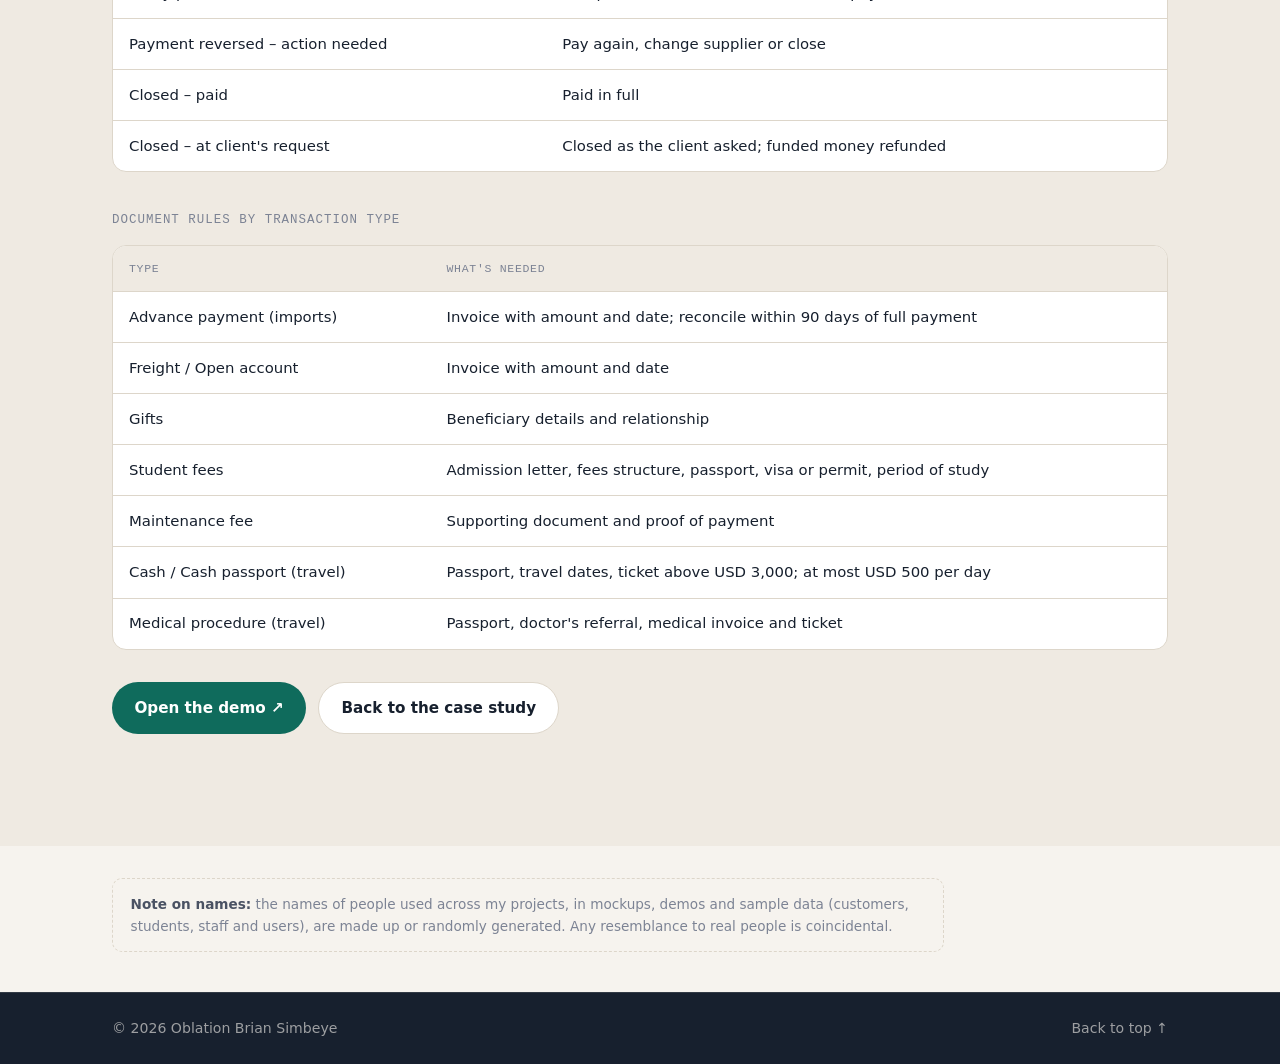
<file: client/work/forex-demo-guide.html>
<!DOCTYPE html>
<html lang="en">
<head>
    <meta charset="UTF-8">
<!-- security: CSP + referrer (python tools/update_csp.py client) --><meta http-equiv="Content-Security-Policy" content="default-src 'self'; script-src 'self' 'sha256-GB2tgxJiUuL344K9ChDF+rJpHe/KDu2bzWE3ssNbVsE='; style-src 'self' 'unsafe-inline' https://fonts.googleapis.com; font-src 'self' data: https://fonts.gstatic.com; img-src 'self' data:; frame-src 'self'; connect-src 'self'; object-src 'none'; base-uri 'self'; form-action 'none'"><meta name="referrer" content="strict-origin-when-cross-origin"><!-- /security -->
    <meta name="viewport" content="width=device-width, initial-scale=1.0">
    <title>Forex Demo Guide · Oblation Brian Simbeye</title>
    <meta name="description" content="How to use the Forex Applications System demo: the six demo accounts and a step-by-step walkthrough of one application.">
    <meta property="og:image" content="../images/share.jpg">
    <link rel="icon" href="../favicon.svg" type="image/svg+xml">
    <link rel="preconnect" href="https://fonts.googleapis.com">
    <link rel="preconnect" href="https://fonts.gstatic.com" crossorigin>
    <link href="https://fonts.googleapis.com/css2?family=Fraunces:opsz,wght@9..144,500;9..144,600&family=Inter:wght@400;500;600&family=JetBrains+Mono:wght@500&display=swap" rel="stylesheet">
    <link rel="stylesheet" href="../style.css">
    <script>
        try {
            const saved = localStorage.getItem('theme');
            if (saved) document.documentElement.dataset.theme = saved;
        } catch (e) {}
    </script>
</head>
<body>
    <header class="site-header">
        <nav class="nav container">
            <a href="../index.html" class="brand" aria-label="Oblation Brian Simbeye, home"><span class="brand-name" aria-hidden="true"><span class="brand-short">OBS</span><span class="brand-full">Oblation Brian Simbeye</span></span><span class="brand-dot" aria-hidden="true">.</span></a>
            <ul class="nav-links" id="nav-links">
                <li><a href="../index.html#about">About</a></li>
                <li><a href="../index.html#experience">Experience</a></li>
                <li><a href="../index.html#projects" aria-current="page">Work</a></li>
                <li><a href="../design.html">Design</a></li>
                <li><a href="../index.html#skills">Skills</a></li>
                <li><a href="../index.html#contact">Contact</a></li>
            </ul>
            <button class="theme-toggle" type="button" aria-label="Toggle dark mode">
                <svg class="icon-moon" viewBox="0 0 24 24" aria-hidden="true"><path d="M21 12.8A9 9 0 1 1 11.2 3a7 7 0 0 0 9.8 9.8z"/></svg>
                <svg class="icon-sun" viewBox="0 0 24 24" aria-hidden="true"><circle cx="12" cy="12" r="4"/><path d="M12 2v2M12 20v2M4.9 4.9l1.4 1.4M17.7 17.7l1.4 1.4M2 12h2M20 12h2M4.9 19.1l1.4-1.4M17.7 6.3l1.4-1.4"/></svg>
            </button>
            <button class="menu-toggle" type="button" aria-label="Open menu" aria-expanded="false" aria-controls="nav-links">
                <svg viewBox="0 0 24 24" aria-hidden="true"><path d="M4 7h16M4 12h16M4 17h16"/></svg>
            </button>
        </nav>
    </header>

    <main>
        <section class="case-hero">
            <div class="container">
                <a href="forex.html" class="back-link">← Forex Applications System</a>
                <p class="eyebrow">Demo user manual</p>
                <h1>How to use the Forex demo</h1>
                <p class="lede">
                    The demo is the Prototype edition of the Forex Applications System, set up for a fictional
                    "Demo Bank". Follow one application from the branch to payment by signing in as each role in turn.
                </p>
                <div class="hero-actions" style="margin-top: 1.75rem;">
                    <a href="../demo/forex/" class="btn btn-primary" target="_blank" rel="noopener">Open the demo ↗</a>
                </div>
            </div>
        </section>

        <section class="section section-alt">
            <div class="container split">
                <div class="section-head">
                    <p class="eyebrow">1 · Before you start</p>
                    <h2>Safe to explore</h2>
                </div>
                <div class="prose">
                    <p>
                        Everything runs in your own browser. The customers and accounts are simulated, nothing you
                        type is sent to a server, and no real emails or text messages go out. Messages the system
                        would send appear under <strong>Outgoing messages</strong> instead.
                    </p>
                    <p>
                        Your changes stay in this browser until you reset them. To start again, sign in as an
                        administrator and choose <strong>Reset to sample data</strong> on the <strong>Demo data</strong> page.
                    </p>
                    <p>
                        The demo has its own clock. Use the <strong>System date</strong> controls in the top bar
                        (<strong>+1h</strong>, <strong>+1d</strong>, <strong>+7d</strong>) to move time forward and
                        watch deadlines, reminders and the 16:00 funding cut-off take effect.
                    </p>
                </div>
            </div>
        </section>

        <section class="section">
            <div class="container">
                <div class="section-head">
                    <p class="eyebrow">2 · Demo accounts</p>
                    <h2>Six users, one for each role</h2>
                </div>
                <p class="prose" style="max-width: 46rem; margin-bottom: 1.5rem;">
                    <span style="color: var(--ink-soft);">The password is shown on the demo's sign-in page: open
                    <strong>Prototype demo accounts</strong> to see it with the list of accounts, then type the email
                    address of the role you want.</span>
                </p>
                <div class="table-wrap">
                    <table class="guide-table">
                        <thead>
                            <tr><th>Role</th><th>Name</th><th>Sign in with</th><th>What they do</th></tr>
                        </thead>
                        <tbody>
                            <tr><td>Inputter</td><td>Grace Banda</td><td><code>grace.banda@demobank.example</code></td><td>Captures applications at the Blantyre branch</td></tr>
                            <tr><td>Authoriser</td><td>James Mwale</td><td><code>james.mwale@demobank.example</code></td><td>Approves the branch's applications (four eyes)</td></tr>
                            <tr><td>Treasury Officer</td><td>Thandiwe Nkhoma</td><td><code>thandiwe.nkhoma@demobank.example</code></td><td>Allocates foreign currency and sets rates</td></tr>
                            <tr><td>Exchange Control</td><td>Mphatso Gondwe</td><td><code>mphatso.gondwe@demobank.example</code></td><td>Processes payments and reconciliations</td></tr>
                            <tr><td>Administrator</td><td>System Administrator</td><td><code>it.admin@demobank.example</code></td><td>Users, access rights, settings, branding</td></tr>
                            <tr><td>Administrator</td><td>Backup Administrator</td><td><code>it.admin2@demobank.example</code></td><td>Second admin, so changes can be approved by another person</td></tr>
                        </tbody>
                    </table>
                </div>
            </div>
        </section>

        <section class="section section-alt">
            <div class="container">
                <div class="section-head">
                    <p class="eyebrow">3 · Walkthrough</p>
                    <h2>Take one application from start to finish</h2>
                </div>
                <ol class="guide-steps">
                    <li>
                        <h3>Capture it <span>Inputter · Grace Banda</span></h3>
                        <p>Click <strong>+ New application</strong>. Enter an account number, or a customer number and
                        <strong>Find the customer's accounts</strong>, then pick the account. Name, account type and balance
                        come from the simulated core banking system.</p>
                        <p>Choose the transaction type, amount and currency, fill in the beneficiary and upload the
                        documents the type needs (any PDF works in the demo). Then <strong>Submit to authoriser</strong>,
                        or <strong>Save as draft</strong> to finish later.</p>
                    </li>
                    <li>
                        <h3>Authorise it <span>Authoriser · James Mwale</span></h3>
                        <p>Sign out, sign in as James and open <strong>Pending authorisation</strong>. Review the
                        application and add a comment, then <strong>Authorise</strong> it, return it to the inputter to
                        correct, or <strong>Reject &amp; advise client</strong>. An authoriser can never approve an
                        application they captured themselves.</p>
                    </li>
                    <li>
                        <h3>Allocate the currency <span>Treasury · Thandiwe Nkhoma</span></h3>
                        <p>Open <strong>Awaiting allocation</strong> and click <strong>Allocate forex</strong>. Allocate in
                        full or in part, with the rate (MWK per unit) and a cross rate if the currency differs.</p>
                        <p>If the client's account already holds enough money, it is debited straight away. Otherwise the
                        client must fund it by 16:00, and the branch or Exchange Control marks it funded once the money
                        is in. Move the system date past 16:00 to see an unfunded allocation forfeited.</p>
                    </li>
                    <li>
                        <h3>Pay it <span>Exchange Control · Mphatso Gondwe</span></h3>
                        <p>Open the funded application and record the payment as <strong>Fully paid</strong> or
                        <strong>Partly paid</strong>. The client, inputter and branch are notified, and a full payment
                        closes the record. A payment can also be reversed with a reason, which reopens it.</p>
                    </li>
                    <li>
                        <h3>Reconcile advance payments <span>Inputter, Authoriser, Exchange Control</span></h3>
                        <p>Advance payments for imports must be reconciled within 90 days. The inputter uploads the customs
                        entry and final invoice, the authoriser approves, and Exchange Control marks it reconciled.
                        Until then, new applications from that client are blocked.</p>
                    </li>
                    <li>
                        <h3>Look around <span>Everyone</span></h3>
                        <p>Every role has a dashboard; click any chart or number to see the applications behind it.
                        Reports cover payments, processed and all transactions, demand, client history, reconciliation
                        and the audit trail, and export to Excel, Word, PDF, CSV or print. Open the ✉ inbox to see the
                        emails and texts the system would have sent.</p>
                    </li>
                </ol>
            </div>
        </section>

        <section class="section">
            <div class="container split">
                <div class="section-head">
                    <p class="eyebrow">4 · Administrators</p>
                    <h2>Running the system</h2>
                </div>
                <div class="prose">
                    <p>
                        Sign in as <strong>it.admin@demobank.example</strong> to manage users and access rights,
                        branches, message templates, rules and rates (travel allowance, funding cut-off, reconciliation
                        days), reference number formats and branding: the bank's name, logo and colours.
                    </p>
                    <p>
                        With two administrators, adding or changing a user creates a request that the
                        <em>other</em> administrator must approve. Try it: make a change as the System Administrator,
                        then sign in as the Backup Administrator to approve it from the dashboard.
                    </p>
                </div>
            </div>
        </section>

        <section class="section section-alt">
            <div class="container">
                <div class="section-head">
                    <p class="eyebrow">5 · Reference</p>
                    <h2>What each status means</h2>
                </div>
                <div class="table-wrap">
                    <table class="guide-table">
                        <thead><tr><th>Status</th><th>Meaning</th></tr></thead>
                        <tbody>
                            <tr><td>Draft</td><td>Saved but not submitted</td></tr>
                            <tr><td>Pending authorisation</td><td>Waiting for an authoriser of the branch</td></tr>
                            <tr><td>Returned to inputter</td><td>Sent back to the inputter to correct</td></tr>
                            <tr><td>Rejected – client advised</td><td>Rejected, and the client told why</td></tr>
                            <tr><td>Awaiting allocation</td><td>Authorised, waiting for Treasury</td></tr>
                            <tr><td>Allocated – awaiting funding</td><td>The client must fund the account by 16:00</td></tr>
                            <tr><td>Funded – ready to process</td><td>Exchange Control can pay</td></tr>
                            <tr><td>Partly paid</td><td>Part paid; the balance needs a further payment</td></tr>
                            <tr><td>Payment reversed – action needed</td><td>Pay again, change supplier or close</td></tr>
                            <tr><td>Closed – paid</td><td>Paid in full</td></tr>
                            <tr><td>Closed – at client's request</td><td>Closed as the client asked; funded money refunded</td></tr>
                        </tbody>
                    </table>
                </div>

                <h3 class="subhead">Document rules by transaction type</h3>
                <div class="table-wrap">
                    <table class="guide-table">
                        <thead><tr><th>Type</th><th>What's needed</th></tr></thead>
                        <tbody>
                            <tr><td>Advance payment (imports)</td><td>Invoice with amount and date; reconcile within 90 days of full payment</td></tr>
                            <tr><td>Freight / Open account</td><td>Invoice with amount and date</td></tr>
                            <tr><td>Gifts</td><td>Beneficiary details and relationship</td></tr>
                            <tr><td>Student fees</td><td>Admission letter, fees structure, passport, visa or permit, period of study</td></tr>
                            <tr><td>Maintenance fee</td><td>Supporting document and proof of payment</td></tr>
                            <tr><td>Cash / Cash passport (travel)</td><td>Passport, travel dates, ticket above USD 3,000; at most USD 500 per day</td></tr>
                            <tr><td>Medical procedure (travel)</td><td>Passport, doctor's referral, medical invoice and ticket</td></tr>
                        </tbody>
                    </table>
                </div>

                <div class="section-foot">
                    <a href="../demo/forex/" class="btn btn-primary" target="_blank" rel="noopener">Open the demo ↗</a>
                    <a href="forex.html" class="btn btn-ghost">Back to the case study</a>
                </div>
            </div>
        </section>
        <div class="container">
            <p class="names-note" role="note"><strong>Note on names:</strong> the names of people used across my projects, in mockups, demos and sample data (customers, students, staff and users), are made up or randomly generated. Any resemblance to real people is coincidental.</p>
        </div>
    </main>

    <footer class="site-footer">
        <div class="container">
            <p>&copy; <span id="year">2026</span> Oblation Brian Simbeye</p>
            <a href="#">Back to top ↑</a>
        </div>
    </footer>

    <script src="../script.js"></script>
</body>
</html>
</file>
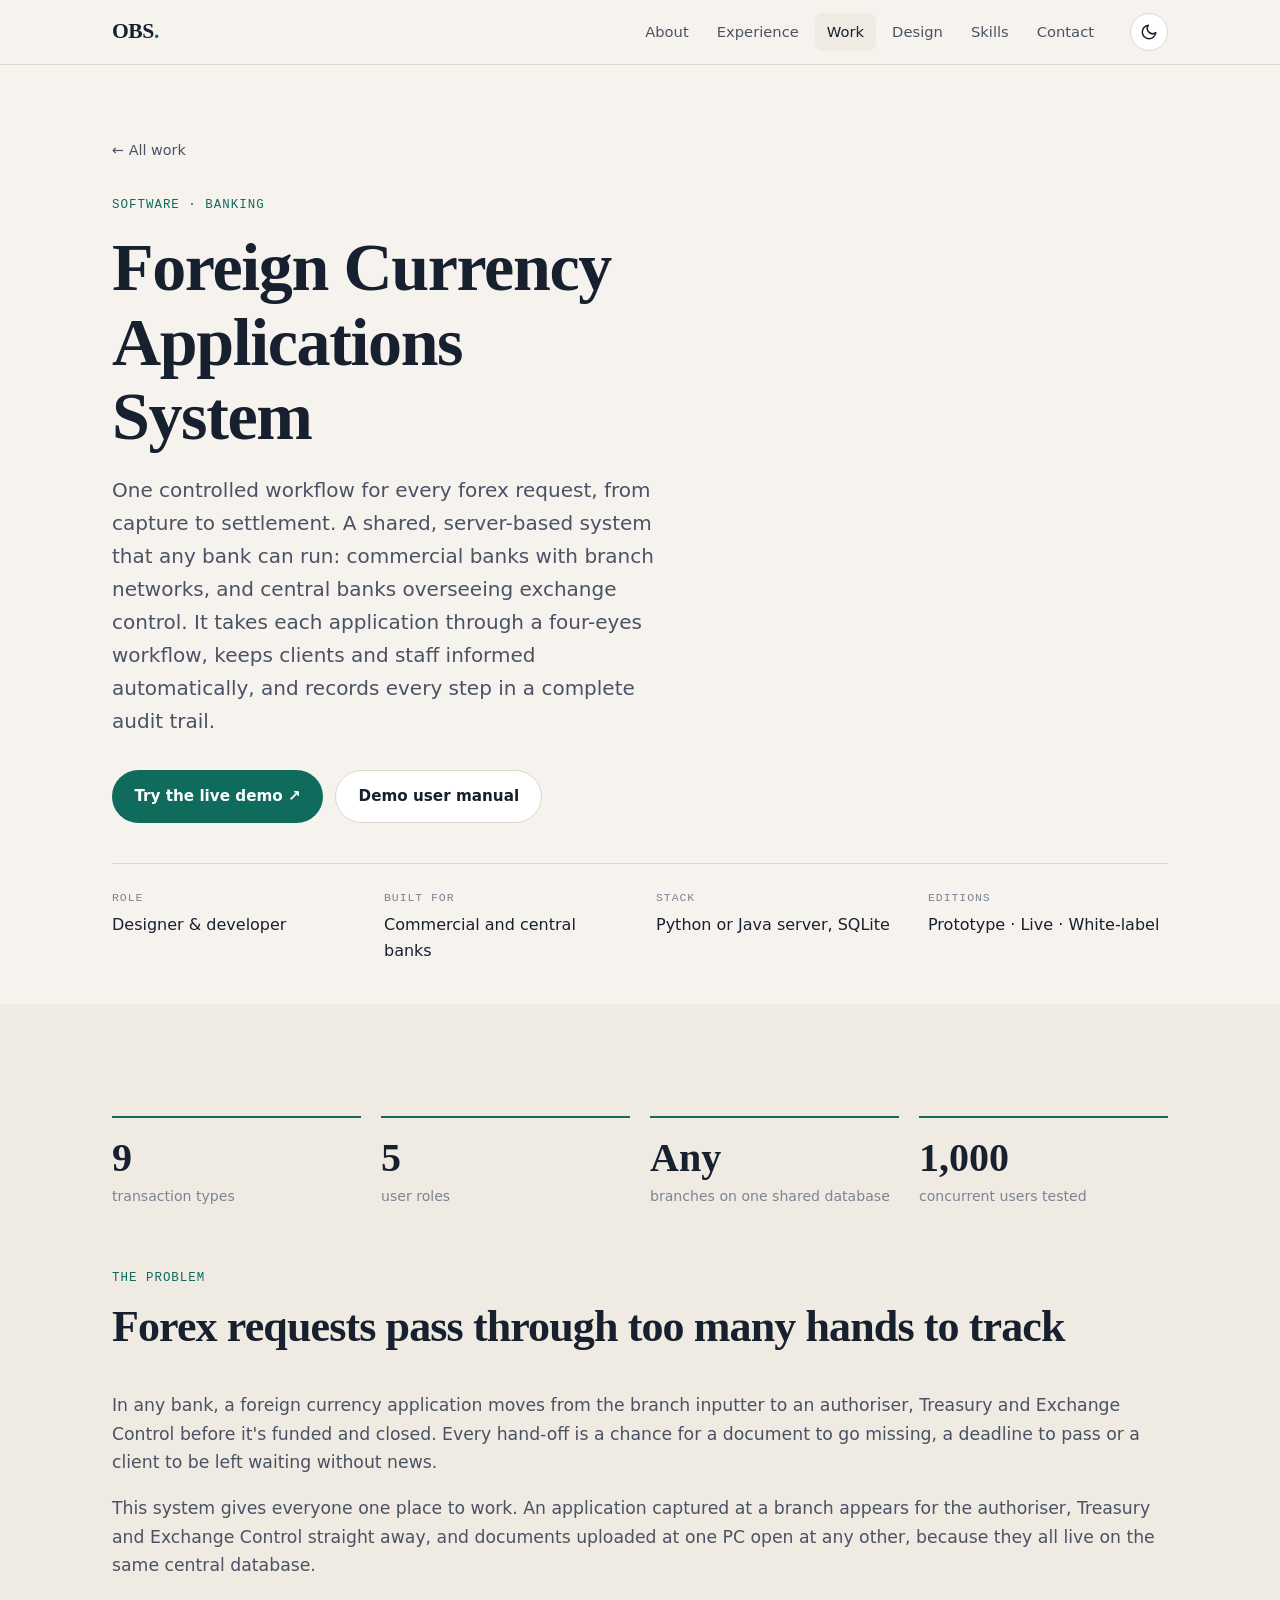
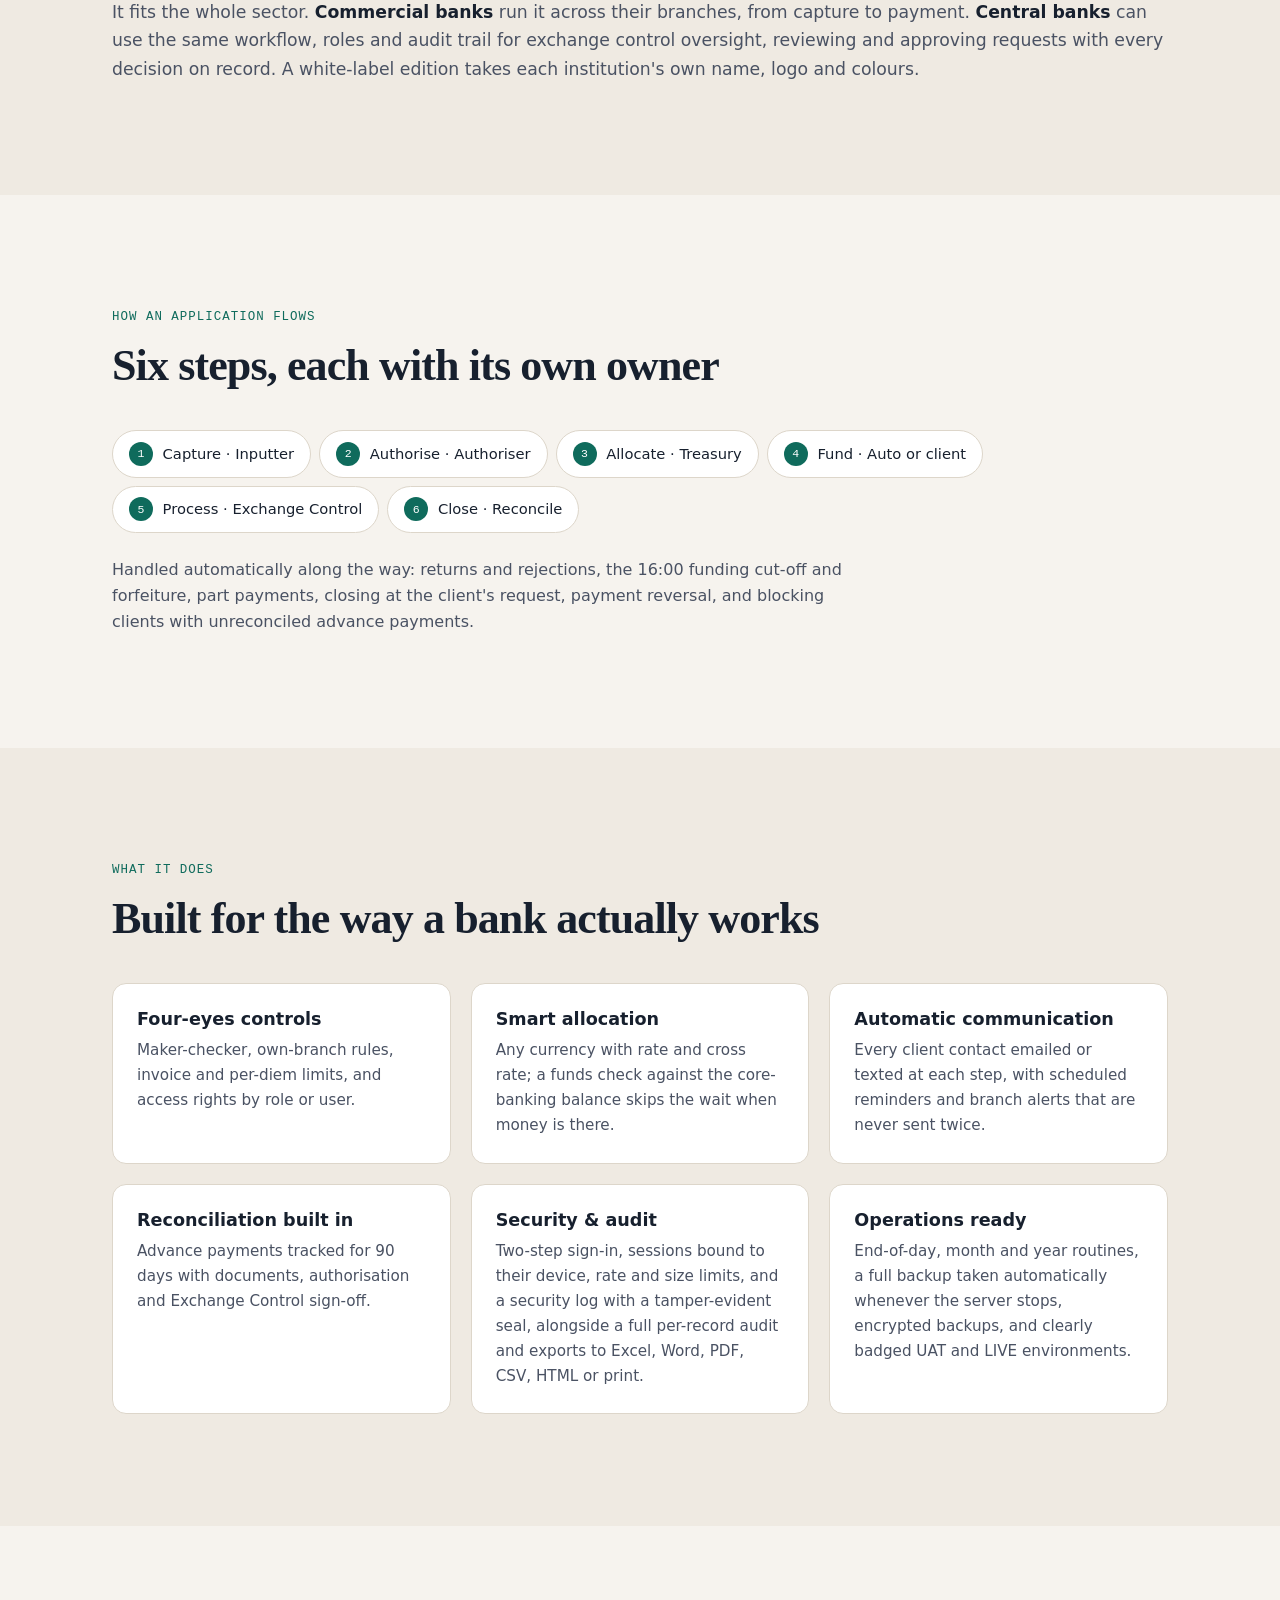
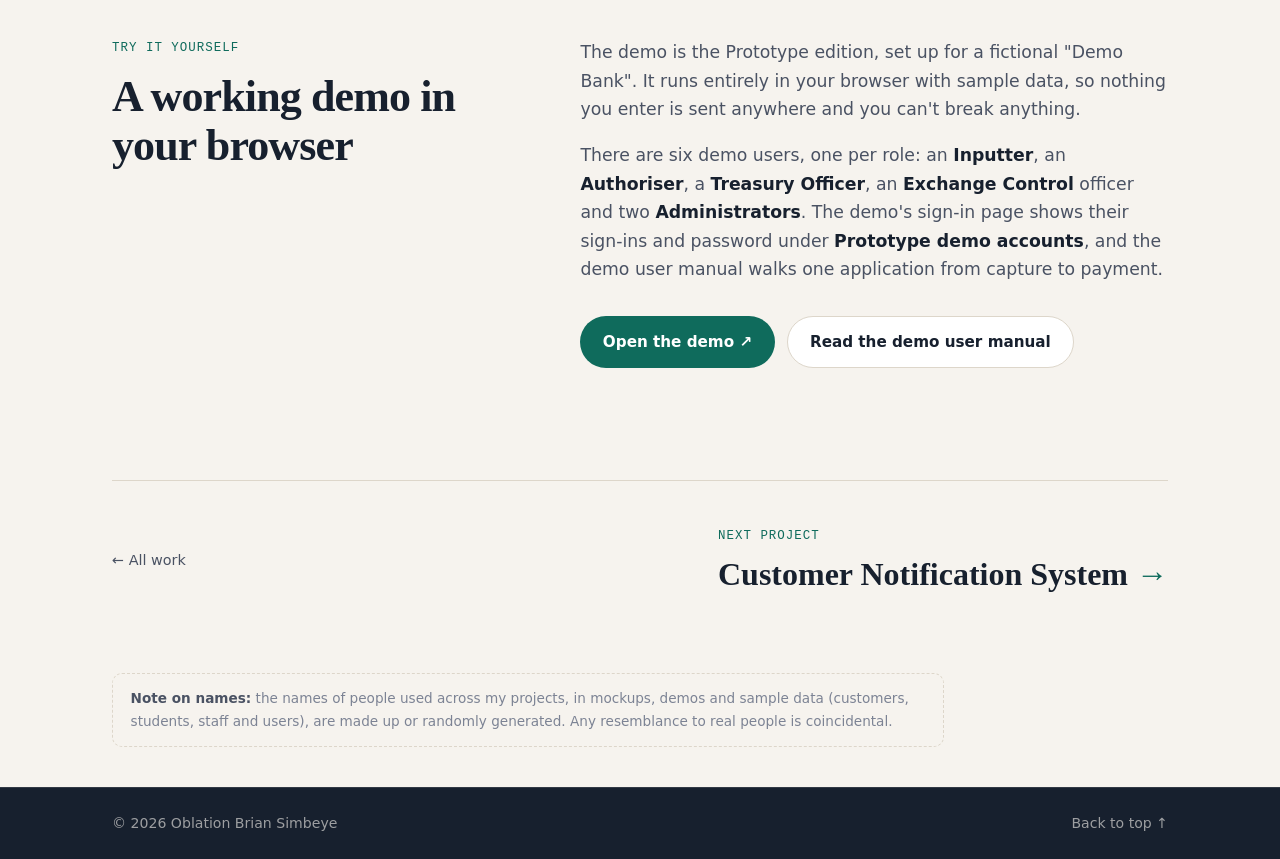
<file: client/work/forex.html>
<!DOCTYPE html>
<html lang="en">
<head>
    <meta charset="UTF-8">
<!-- security: CSP + referrer (python tools/update_csp.py client) --><meta http-equiv="Content-Security-Policy" content="default-src 'self'; script-src 'self' 'sha256-GB2tgxJiUuL344K9ChDF+rJpHe/KDu2bzWE3ssNbVsE='; style-src 'self' 'unsafe-inline' https://fonts.googleapis.com; font-src 'self' data: https://fonts.gstatic.com; img-src 'self' data:; frame-src 'self'; connect-src 'self'; object-src 'none'; base-uri 'self'; form-action 'none'"><meta name="referrer" content="strict-origin-when-cross-origin"><!-- /security -->
    <meta name="viewport" content="width=device-width, initial-scale=1.0">
    <title>Forex Applications System · Oblation Brian Simbeye</title>
    <meta name="description" content="A shared, server-based forex applications system for commercial and central banks, from capture to settlement. Try the live demo.">
    <meta property="og:image" content="../images/share.jpg">
    <link rel="icon" href="../favicon.svg" type="image/svg+xml">
    <link rel="preconnect" href="https://fonts.googleapis.com">
    <link rel="preconnect" href="https://fonts.gstatic.com" crossorigin>
    <link href="https://fonts.googleapis.com/css2?family=Fraunces:opsz,wght@9..144,500;9..144,600&family=Inter:wght@400;500;600&family=JetBrains+Mono:wght@500&display=swap" rel="stylesheet">
    <link rel="stylesheet" href="../style.css">
    <script>
        try {
            const saved = localStorage.getItem('theme');
            if (saved) document.documentElement.dataset.theme = saved;
        } catch (e) {}
    </script>
</head>
<body>
    <header class="site-header">
        <nav class="nav container">
            <a href="../index.html" class="brand" aria-label="Oblation Brian Simbeye, home"><span class="brand-name" aria-hidden="true"><span class="brand-short">OBS</span><span class="brand-full">Oblation Brian Simbeye</span></span><span class="brand-dot" aria-hidden="true">.</span></a>
            <ul class="nav-links" id="nav-links">
                <li><a href="../index.html#about">About</a></li>
                <li><a href="../index.html#experience">Experience</a></li>
                <li><a href="../index.html#projects" aria-current="page">Work</a></li>
                <li><a href="../design.html">Design</a></li>
                <li><a href="../index.html#skills">Skills</a></li>
                <li><a href="../index.html#contact">Contact</a></li>
            </ul>
            <button class="theme-toggle" type="button" aria-label="Toggle dark mode">
                <svg class="icon-moon" viewBox="0 0 24 24" aria-hidden="true"><path d="M21 12.8A9 9 0 1 1 11.2 3a7 7 0 0 0 9.8 9.8z"/></svg>
                <svg class="icon-sun" viewBox="0 0 24 24" aria-hidden="true"><circle cx="12" cy="12" r="4"/><path d="M12 2v2M12 20v2M4.9 4.9l1.4 1.4M17.7 17.7l1.4 1.4M2 12h2M20 12h2M4.9 19.1l1.4-1.4M17.7 6.3l1.4-1.4"/></svg>
            </button>
            <button class="menu-toggle" type="button" aria-label="Open menu" aria-expanded="false" aria-controls="nav-links">
                <svg viewBox="0 0 24 24" aria-hidden="true"><path d="M4 7h16M4 12h16M4 17h16"/></svg>
            </button>
        </nav>
    </header>

    <main>
        <section class="case-hero">
            <div class="container">
                <a href="../index.html#projects" class="back-link">← All work</a>
                <p class="eyebrow">Software · Banking</p>
                <h1>Foreign Currency Applications System</h1>
                <p class="lede">
                    One controlled workflow for every forex request, from capture to settlement. A shared,
                    server-based system that any bank can run: commercial banks with branch networks, and central
                    banks overseeing exchange control. It takes each application through a four-eyes workflow,
                    keeps clients and staff informed automatically, and records every step in a complete audit trail.
                </p>
                <div class="hero-actions" style="margin-top: 1.75rem;">
                    <a href="../demo/forex/" class="btn btn-primary" target="_blank" rel="noopener">Try the live demo ↗</a>
                    <a href="forex-demo-guide.html" class="btn btn-ghost">Demo user manual</a>
                </div>
                <dl class="case-meta">
                    <div><dt>Role</dt><dd>Designer &amp; developer</dd></div>
                    <div><dt>Built for</dt><dd>Commercial and central banks</dd></div>
                    <div><dt>Stack</dt><dd>Python or Java server, SQLite</dd></div>
                    <div><dt>Editions</dt><dd>Prototype · Live · White-label</dd></div>
                </dl>
            </div>
        </section>

        <section class="section section-alt">
            <div class="container">
                <dl class="case-stats">
                    <div><dt>transaction types</dt><dd>9</dd></div>
                    <div><dt>user roles</dt><dd>5</dd></div>
                    <div><dt>branches on one shared database</dt><dd>Any</dd></div>
                    <div><dt>concurrent users tested</dt><dd>1,000</dd></div>
                </dl>

                <div class="section-head">
                    <p class="eyebrow">The problem</p>
                    <h2>Forex requests pass through too many hands to track</h2>
                </div>
                <div class="prose">
                    <p>
                        In any bank, a foreign currency application moves from the branch inputter to an authoriser,
                        Treasury and Exchange Control before it's funded and closed. Every hand-off is a chance for a
                        document to go missing, a deadline to pass or a client to be left waiting without news.
                    </p>
                    <p>
                        This system gives everyone one place to work. An application captured at a branch appears for
                        the authoriser, Treasury and Exchange Control straight away, and documents uploaded at one PC
                        open at any other, because they all live on the same central database.
                    </p>
                    <p>
                        It fits the whole sector. <strong>Commercial banks</strong> run it across their branches, from
                        capture to payment. <strong>Central banks</strong> can use the same workflow, roles and audit
                        trail for exchange control oversight, reviewing and approving requests with every decision on
                        record. A white-label edition takes each institution's own name, logo and colours.
                    </p>
                </div>
            </div>
        </section>

        <section class="section">
            <div class="container">
                <div class="section-head">
                    <p class="eyebrow">How an application flows</p>
                    <h2>Six steps, each with its own owner</h2>
                </div>
                <ol class="flow">
                    <li>Capture · Inputter</li>
                    <li>Authorise · Authoriser</li>
                    <li>Allocate · Treasury</li>
                    <li>Fund · Auto or client</li>
                    <li>Process · Exchange Control</li>
                    <li>Close · Reconcile</li>
                </ol>
                <p class="prose" style="margin-top: 1.5rem; max-width: 46rem;">
                    <span style="color: var(--ink-soft);">Handled automatically along the way: returns and rejections,
                    the 16:00 funding cut-off and forfeiture, part payments, closing at the client's request, payment
                    reversal, and blocking clients with unreconciled advance payments.</span>
                </p>
            </div>
        </section>

        <section class="section section-alt">
            <div class="container">
                <div class="section-head">
                    <p class="eyebrow">What it does</p>
                    <h2>Built for the way a bank actually works</h2>
                </div>
                <div class="feature-grid">
                    <div class="feature">
                        <h3>Four-eyes controls</h3>
                        <p>Maker-checker, own-branch rules, invoice and per-diem limits, and access rights by role or user.</p>
                    </div>
                    <div class="feature">
                        <h3>Smart allocation</h3>
                        <p>Any currency with rate and cross rate; a funds check against the core-banking balance skips the wait when money is there.</p>
                    </div>
                    <div class="feature">
                        <h3>Automatic communication</h3>
                        <p>Every client contact emailed or texted at each step, with scheduled reminders and branch alerts that are never sent twice.</p>
                    </div>
                    <div class="feature">
                        <h3>Reconciliation built in</h3>
                        <p>Advance payments tracked for 90 days with documents, authorisation and Exchange Control sign-off.</p>
                    </div>
                    <div class="feature">
                        <h3>Security &amp; audit</h3>
                        <p>Two-step sign-in, sessions bound to their device, rate and size limits, and a security log with a tamper-evident seal, alongside a full per-record audit and exports to Excel, Word, PDF, CSV, HTML or print.</p>
                    </div>
                    <div class="feature">
                        <h3>Operations ready</h3>
                        <p>End-of-day, month and year routines, a full backup taken automatically whenever the server stops, encrypted backups, and clearly badged UAT and LIVE environments.</p>
                    </div>
                </div>
            </div>
        </section>

        <section class="section" id="demo">
            <div class="container split">
                <div class="section-head">
                    <p class="eyebrow">Try it yourself</p>
                    <h2>A working demo in your browser</h2>
                </div>
                <div class="prose">
                    <p>
                        The demo is the Prototype edition, set up for a fictional "Demo Bank". It runs entirely in
                        your browser with sample data, so nothing you enter is sent anywhere and you can't break anything.
                    </p>
                    <p>
                        There are six demo users, one per role: an <strong>Inputter</strong>, an <strong>Authoriser</strong>,
                        a <strong>Treasury Officer</strong>, an <strong>Exchange Control</strong> officer and two
                        <strong>Administrators</strong>. The demo's sign-in page shows their sign-ins and password under
                        <strong>Prototype demo accounts</strong>, and the demo user manual walks one application from
                        capture to payment.
                    </p>
                    <div class="section-foot">
                        <a href="../demo/forex/" class="btn btn-primary" target="_blank" rel="noopener">Open the demo ↗</a>
                        <a href="forex-demo-guide.html" class="btn btn-ghost">Read the demo user manual</a>
                    </div>
                </div>
            </div>
        </section>

        <div class="container">
            <nav class="case-next" aria-label="Next project">
                <a href="../index.html#projects" class="back-link" style="margin: 0;">← All work</a>
                <a href="notifications.html">
                    <span class="eyebrow">Next project</span>
                    <span class="next-title">Customer Notification System</span>
                </a>
            </nav>
        </div>
        <div class="container">
            <p class="names-note" role="note"><strong>Note on names:</strong> the names of people used across my projects, in mockups, demos and sample data (customers, students, staff and users), are made up or randomly generated. Any resemblance to real people is coincidental.</p>
        </div>
    </main>

    <footer class="site-footer">
        <div class="container">
            <p>&copy; <span id="year">2026</span> Oblation Brian Simbeye</p>
            <a href="#">Back to top ↑</a>
        </div>
    </footer>

    <script src="../script.js"></script>
</body>
</html>
</file>
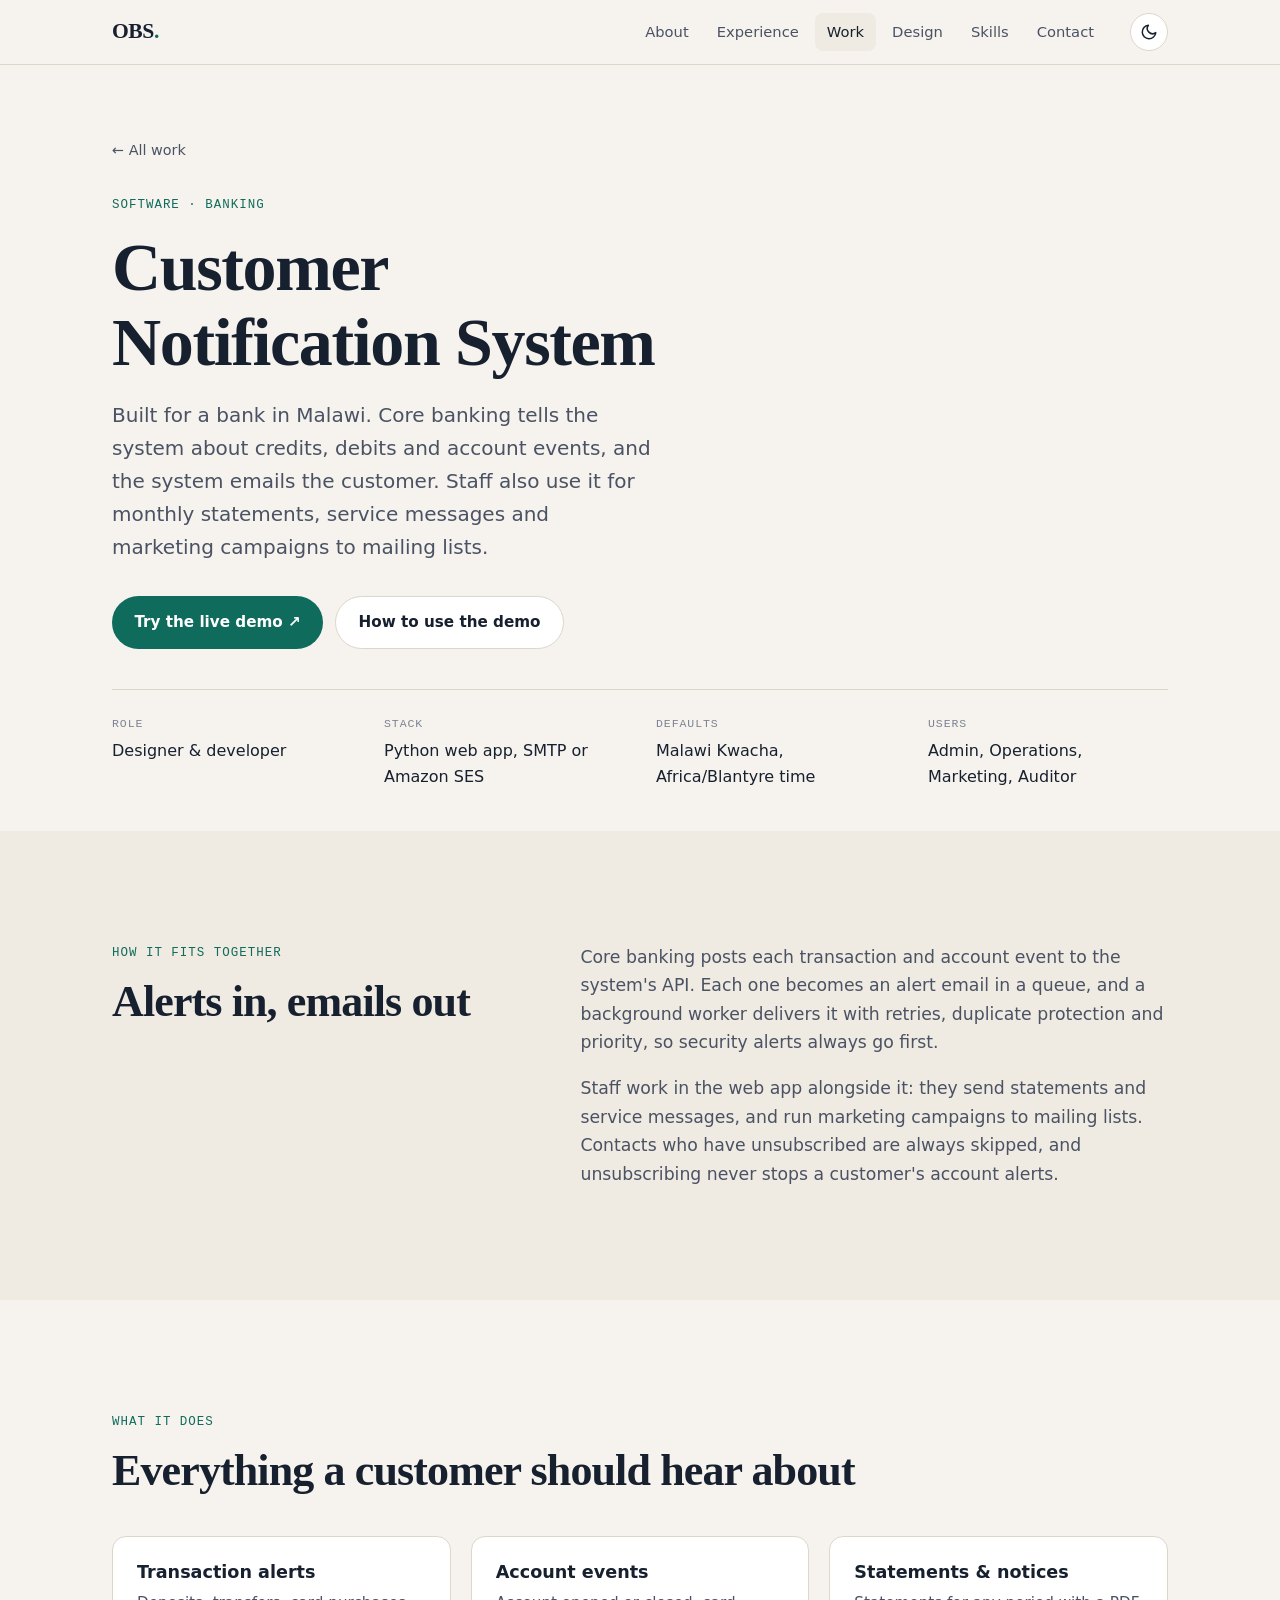
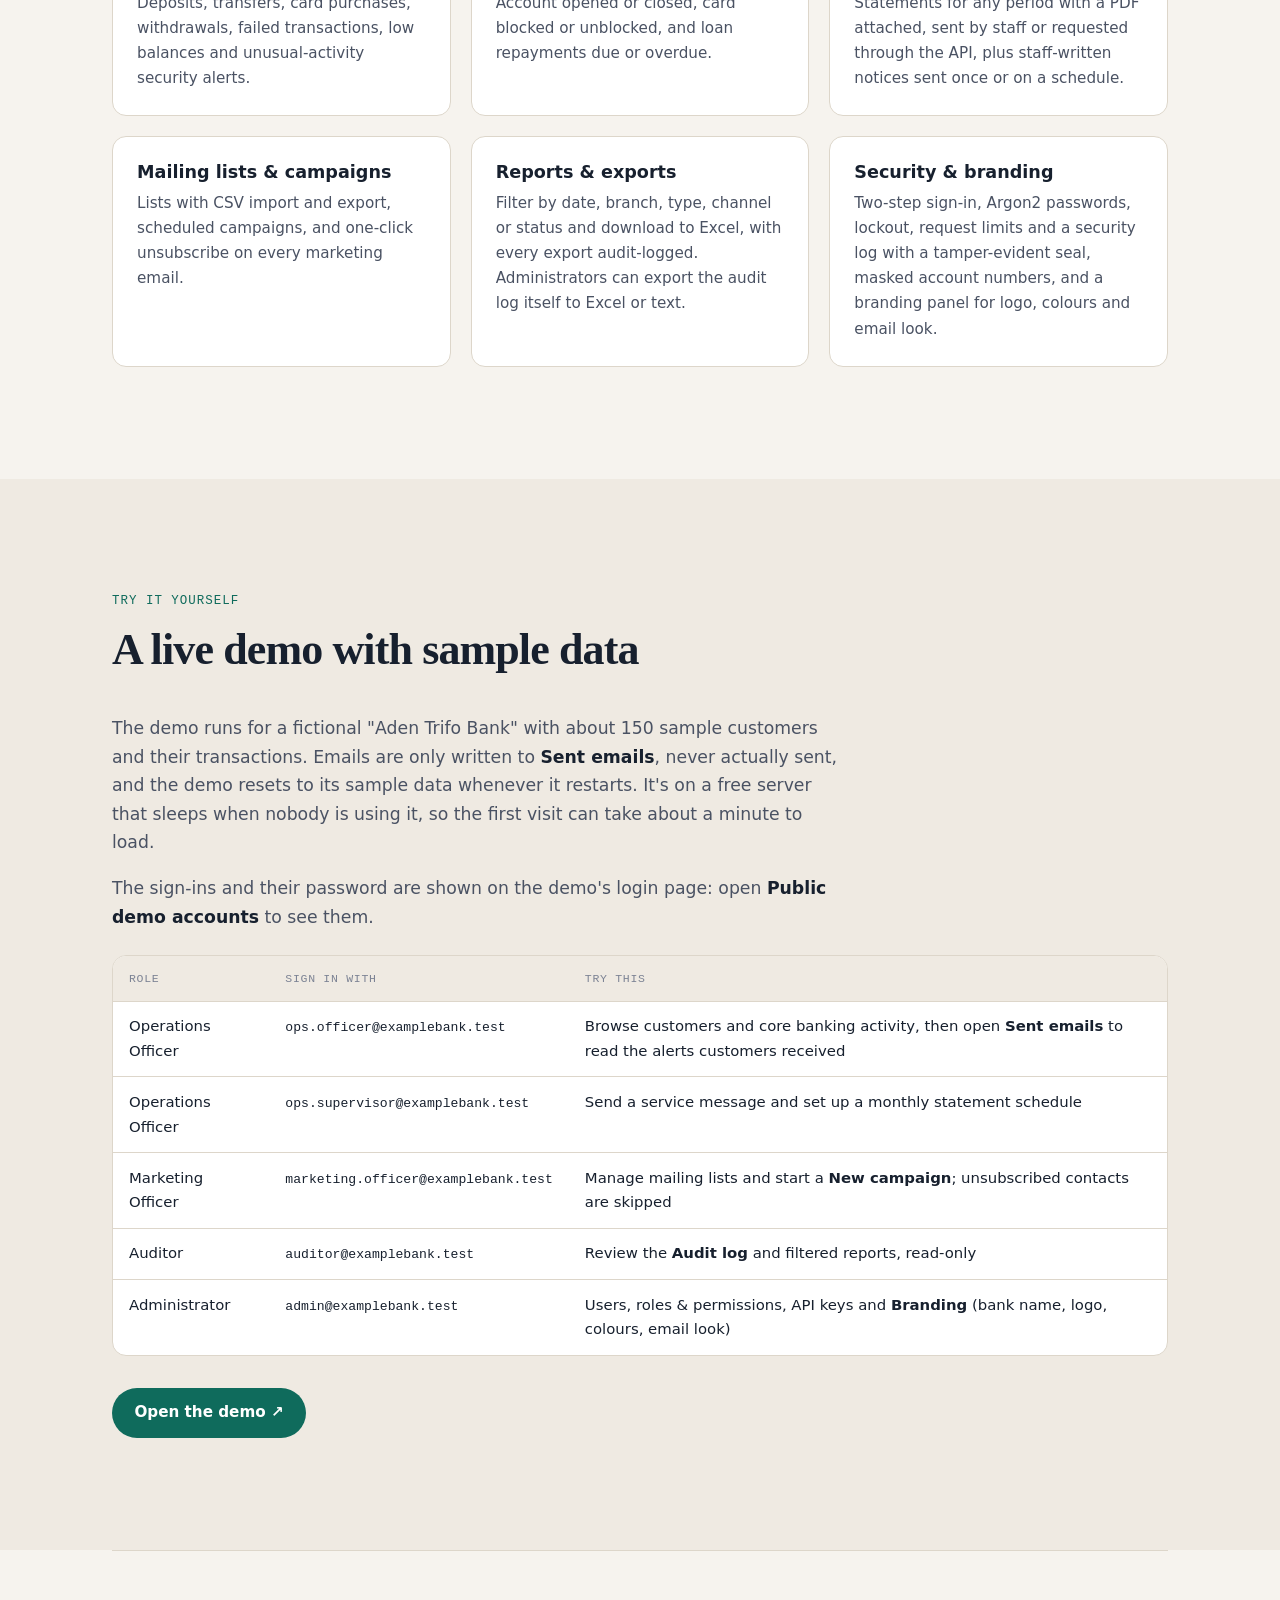
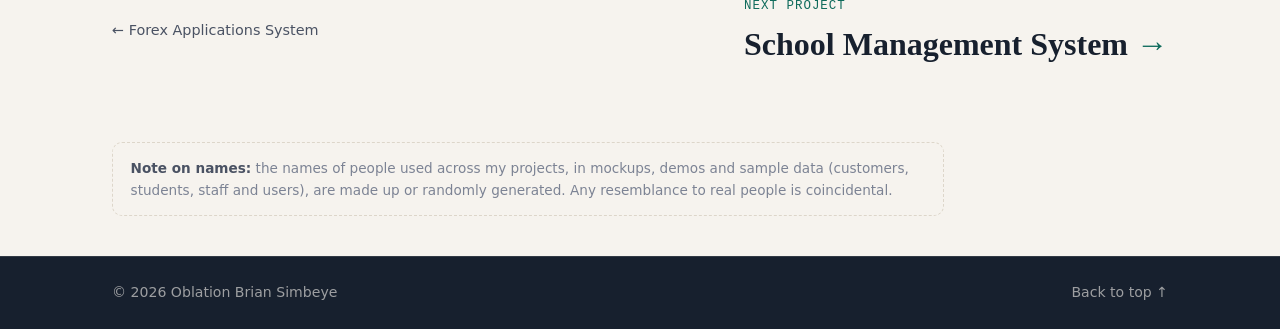
<file: client/work/notifications.html>
<!DOCTYPE html>
<html lang="en">
<head>
    <meta charset="UTF-8">
<!-- security: CSP + referrer (python tools/update_csp.py client) --><meta http-equiv="Content-Security-Policy" content="default-src 'self'; script-src 'self' 'sha256-GB2tgxJiUuL344K9ChDF+rJpHe/KDu2bzWE3ssNbVsE='; style-src 'self' 'unsafe-inline' https://fonts.googleapis.com; font-src 'self' data: https://fonts.gstatic.com; img-src 'self' data:; frame-src 'self'; connect-src 'self'; object-src 'none'; base-uri 'self'; form-action 'none'"><meta name="referrer" content="strict-origin-when-cross-origin"><!-- /security -->
    <meta name="viewport" content="width=device-width, initial-scale=1.0">
    <title>Customer Notification System · Oblation Brian Simbeye</title>
    <meta name="description" content="A bank customer notification system: transaction alerts, statements, service messages and marketing campaigns by email.">
    <meta property="og:image" content="../images/share.jpg">
    <link rel="icon" href="../favicon.svg" type="image/svg+xml">
    <link rel="preconnect" href="https://fonts.googleapis.com">
    <link rel="preconnect" href="https://fonts.gstatic.com" crossorigin>
    <link href="https://fonts.googleapis.com/css2?family=Fraunces:opsz,wght@9..144,500;9..144,600&family=Inter:wght@400;500;600&family=JetBrains+Mono:wght@500&display=swap" rel="stylesheet">
    <link rel="stylesheet" href="../style.css">
    <script>
        try {
            const saved = localStorage.getItem('theme');
            if (saved) document.documentElement.dataset.theme = saved;
        } catch (e) {}
    </script>
</head>
<body>
    <header class="site-header">
        <nav class="nav container">
            <a href="../index.html" class="brand" aria-label="Oblation Brian Simbeye, home"><span class="brand-name" aria-hidden="true"><span class="brand-short">OBS</span><span class="brand-full">Oblation Brian Simbeye</span></span><span class="brand-dot" aria-hidden="true">.</span></a>
            <ul class="nav-links" id="nav-links">
                <li><a href="../index.html#about">About</a></li>
                <li><a href="../index.html#experience">Experience</a></li>
                <li><a href="../index.html#projects" aria-current="page">Work</a></li>
                <li><a href="../design.html">Design</a></li>
                <li><a href="../index.html#skills">Skills</a></li>
                <li><a href="../index.html#contact">Contact</a></li>
            </ul>
            <button class="theme-toggle" type="button" aria-label="Toggle dark mode">
                <svg class="icon-moon" viewBox="0 0 24 24" aria-hidden="true"><path d="M21 12.8A9 9 0 1 1 11.2 3a7 7 0 0 0 9.8 9.8z"/></svg>
                <svg class="icon-sun" viewBox="0 0 24 24" aria-hidden="true"><circle cx="12" cy="12" r="4"/><path d="M12 2v2M12 20v2M4.9 4.9l1.4 1.4M17.7 17.7l1.4 1.4M2 12h2M20 12h2M4.9 19.1l1.4-1.4M17.7 6.3l1.4-1.4"/></svg>
            </button>
            <button class="menu-toggle" type="button" aria-label="Open menu" aria-expanded="false" aria-controls="nav-links">
                <svg viewBox="0 0 24 24" aria-hidden="true"><path d="M4 7h16M4 12h16M4 17h16"/></svg>
            </button>
        </nav>
    </header>

    <main>
        <section class="case-hero">
            <div class="container">
                <a href="../index.html#projects" class="back-link">← All work</a>
                <p class="eyebrow">Software · Banking</p>
                <h1>Customer Notification System</h1>
                <p class="lede">
                    Built for a bank in Malawi. Core banking tells the system about credits, debits and account
                    events, and the system emails the customer. Staff also use it for monthly statements, service
                    messages and marketing campaigns to mailing lists.
                </p>
                <div class="hero-actions" style="margin-top: 1.75rem;">
                    <a href="https://bank-notifications-demo.onrender.com/" class="btn btn-primary" target="_blank" rel="noopener">Try the live demo ↗</a>
                    <a href="#demo" class="btn btn-ghost">How to use the demo</a>
                </div>
                <dl class="case-meta">
                    <div><dt>Role</dt><dd>Designer &amp; developer</dd></div>
                    <div><dt>Stack</dt><dd>Python web app, SMTP or Amazon SES</dd></div>
                    <div><dt>Defaults</dt><dd>Malawi Kwacha, Africa/Blantyre time</dd></div>
                    <div><dt>Users</dt><dd>Admin, Operations, Marketing, Auditor</dd></div>
                </dl>
            </div>
        </section>

        <section class="section section-alt">
            <div class="container split">
                <div class="section-head">
                    <p class="eyebrow">How it fits together</p>
                    <h2>Alerts in, emails out</h2>
                </div>
                <div class="prose">
                    <p>
                        Core banking posts each transaction and account event to the system's API. Each one becomes an
                        alert email in a queue, and a background worker delivers it with retries, duplicate protection
                        and priority, so security alerts always go first.
                    </p>
                    <p>
                        Staff work in the web app alongside it: they send statements and service messages, and run
                        marketing campaigns to mailing lists. Contacts who have unsubscribed are always skipped, and
                        unsubscribing never stops a customer's account alerts.
                    </p>
                </div>
            </div>
        </section>

        <section class="section">
            <div class="container">
                <div class="section-head">
                    <p class="eyebrow">What it does</p>
                    <h2>Everything a customer should hear about</h2>
                </div>
                <div class="feature-grid">
                    <div class="feature">
                        <h3>Transaction alerts</h3>
                        <p>Deposits, transfers, card purchases, withdrawals, failed transactions, low balances and unusual-activity security alerts.</p>
                    </div>
                    <div class="feature">
                        <h3>Account events</h3>
                        <p>Account opened or closed, card blocked or unblocked, and loan repayments due or overdue.</p>
                    </div>
                    <div class="feature">
                        <h3>Statements &amp; notices</h3>
                        <p>Statements for any period with a PDF attached, sent by staff or requested through the API, plus staff-written notices sent once or on a schedule.</p>
                    </div>
                    <div class="feature">
                        <h3>Mailing lists &amp; campaigns</h3>
                        <p>Lists with CSV import and export, scheduled campaigns, and one-click unsubscribe on every marketing email.</p>
                    </div>
                    <div class="feature">
                        <h3>Reports &amp; exports</h3>
                        <p>Filter by date, branch, type, channel or status and download to Excel, with every export audit-logged. Administrators can export the audit log itself to Excel or text.</p>
                    </div>
                    <div class="feature">
                        <h3>Security &amp; branding</h3>
                        <p>Two-step sign-in, Argon2 passwords, lockout, request limits and a security log with a tamper-evident seal, masked account numbers, and a branding panel for logo, colours and email look.</p>
                    </div>
                </div>
            </div>
        </section>

        <section class="section section-alt" id="demo">
            <div class="container">
                <div class="section-head">
                    <p class="eyebrow">Try it yourself</p>
                    <h2>A live demo with sample data</h2>
                </div>
                <div class="prose" style="max-width: 46rem; margin-bottom: 1.5rem;">
                    <p>
                        The demo runs for a fictional "Aden Trifo Bank" with about 150 sample customers and their
                        transactions. Emails are only written to <strong>Sent emails</strong>, never actually sent, and
                        the demo resets to its sample data whenever it restarts. It's on a free server that sleeps when
                        nobody is using it, so the first visit can take about a minute to load.
                    </p>
                    <p>
                        The sign-ins and their password are shown on the demo's login page: open
                        <strong>Public demo accounts</strong> to see them.
                    </p>
                </div>
                <div class="table-wrap">
                    <table class="guide-table">
                        <thead><tr><th>Role</th><th>Sign in with</th><th>Try this</th></tr></thead>
                        <tbody>
                            <tr><td>Operations Officer</td><td><code>ops.officer@examplebank.test</code></td><td>Browse customers and core banking activity, then open <strong>Sent emails</strong> to read the alerts customers received</td></tr>
                            <tr><td>Operations Officer</td><td><code>ops.supervisor@examplebank.test</code></td><td>Send a service message and set up a monthly statement schedule</td></tr>
                            <tr><td>Marketing Officer</td><td><code>marketing.officer@examplebank.test</code></td><td>Manage mailing lists and start a <strong>New campaign</strong>; unsubscribed contacts are skipped</td></tr>
                            <tr><td>Auditor</td><td><code>auditor@examplebank.test</code></td><td>Review the <strong>Audit log</strong> and filtered reports, read-only</td></tr>
                            <tr><td>Administrator</td><td><code>admin@examplebank.test</code></td><td>Users, roles &amp; permissions, API keys and <strong>Branding</strong> (bank name, logo, colours, email look)</td></tr>
                        </tbody>
                    </table>
                </div>
                <div class="section-foot">
                    <a href="https://bank-notifications-demo.onrender.com/" class="btn btn-primary" target="_blank" rel="noopener">Open the demo ↗</a>
                </div>
            </div>
        </section>

        <div class="container">
            <nav class="case-next" aria-label="Next project">
                <a href="forex.html" class="back-link" style="margin: 0;">← Forex Applications System</a>
                <a href="school.html">
                    <span class="eyebrow">Next project</span>
                    <span class="next-title">School Management System</span>
                </a>
            </nav>
        </div>
        <div class="container">
            <p class="names-note" role="note"><strong>Note on names:</strong> the names of people used across my projects, in mockups, demos and sample data (customers, students, staff and users), are made up or randomly generated. Any resemblance to real people is coincidental.</p>
        </div>
    </main>

    <footer class="site-footer">
        <div class="container">
            <p>&copy; <span id="year">2026</span> Oblation Brian Simbeye</p>
            <a href="#">Back to top ↑</a>
        </div>
    </footer>

    <script src="../script.js"></script>
</body>
</html>
</file>
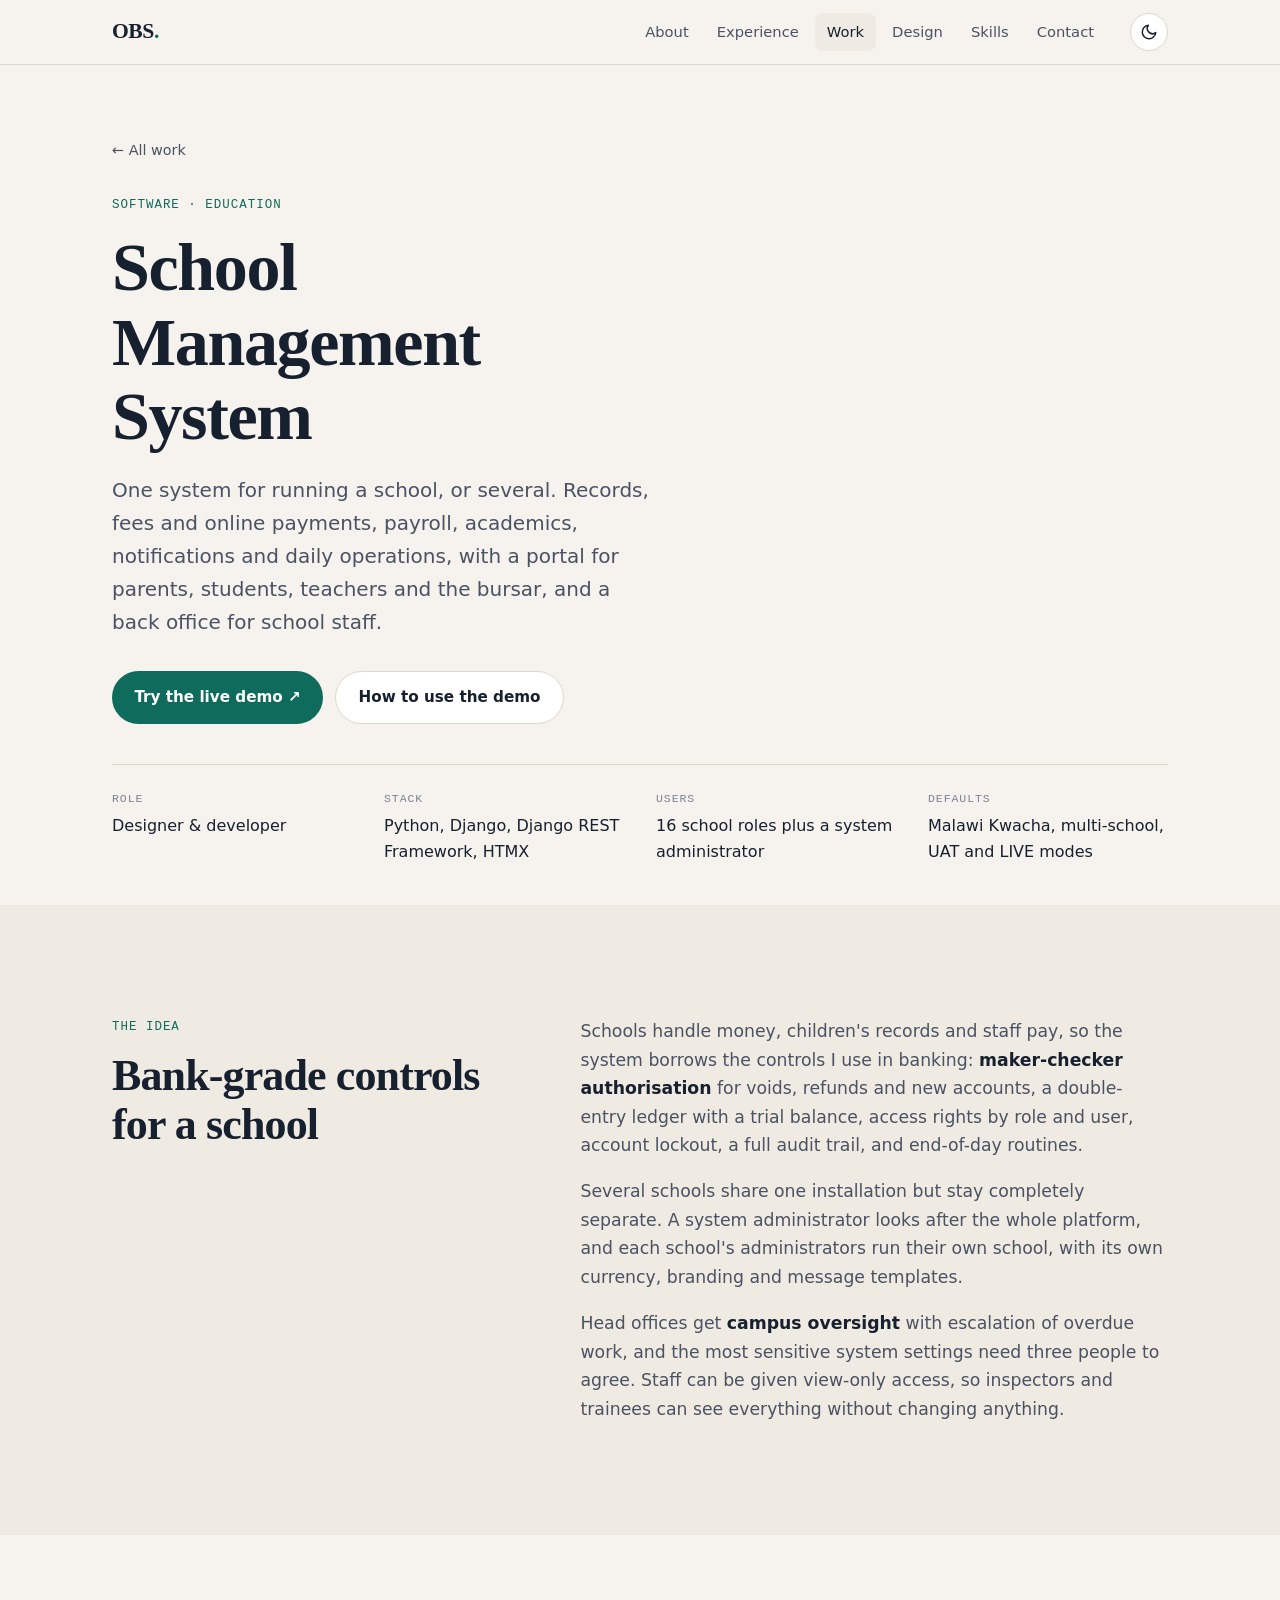
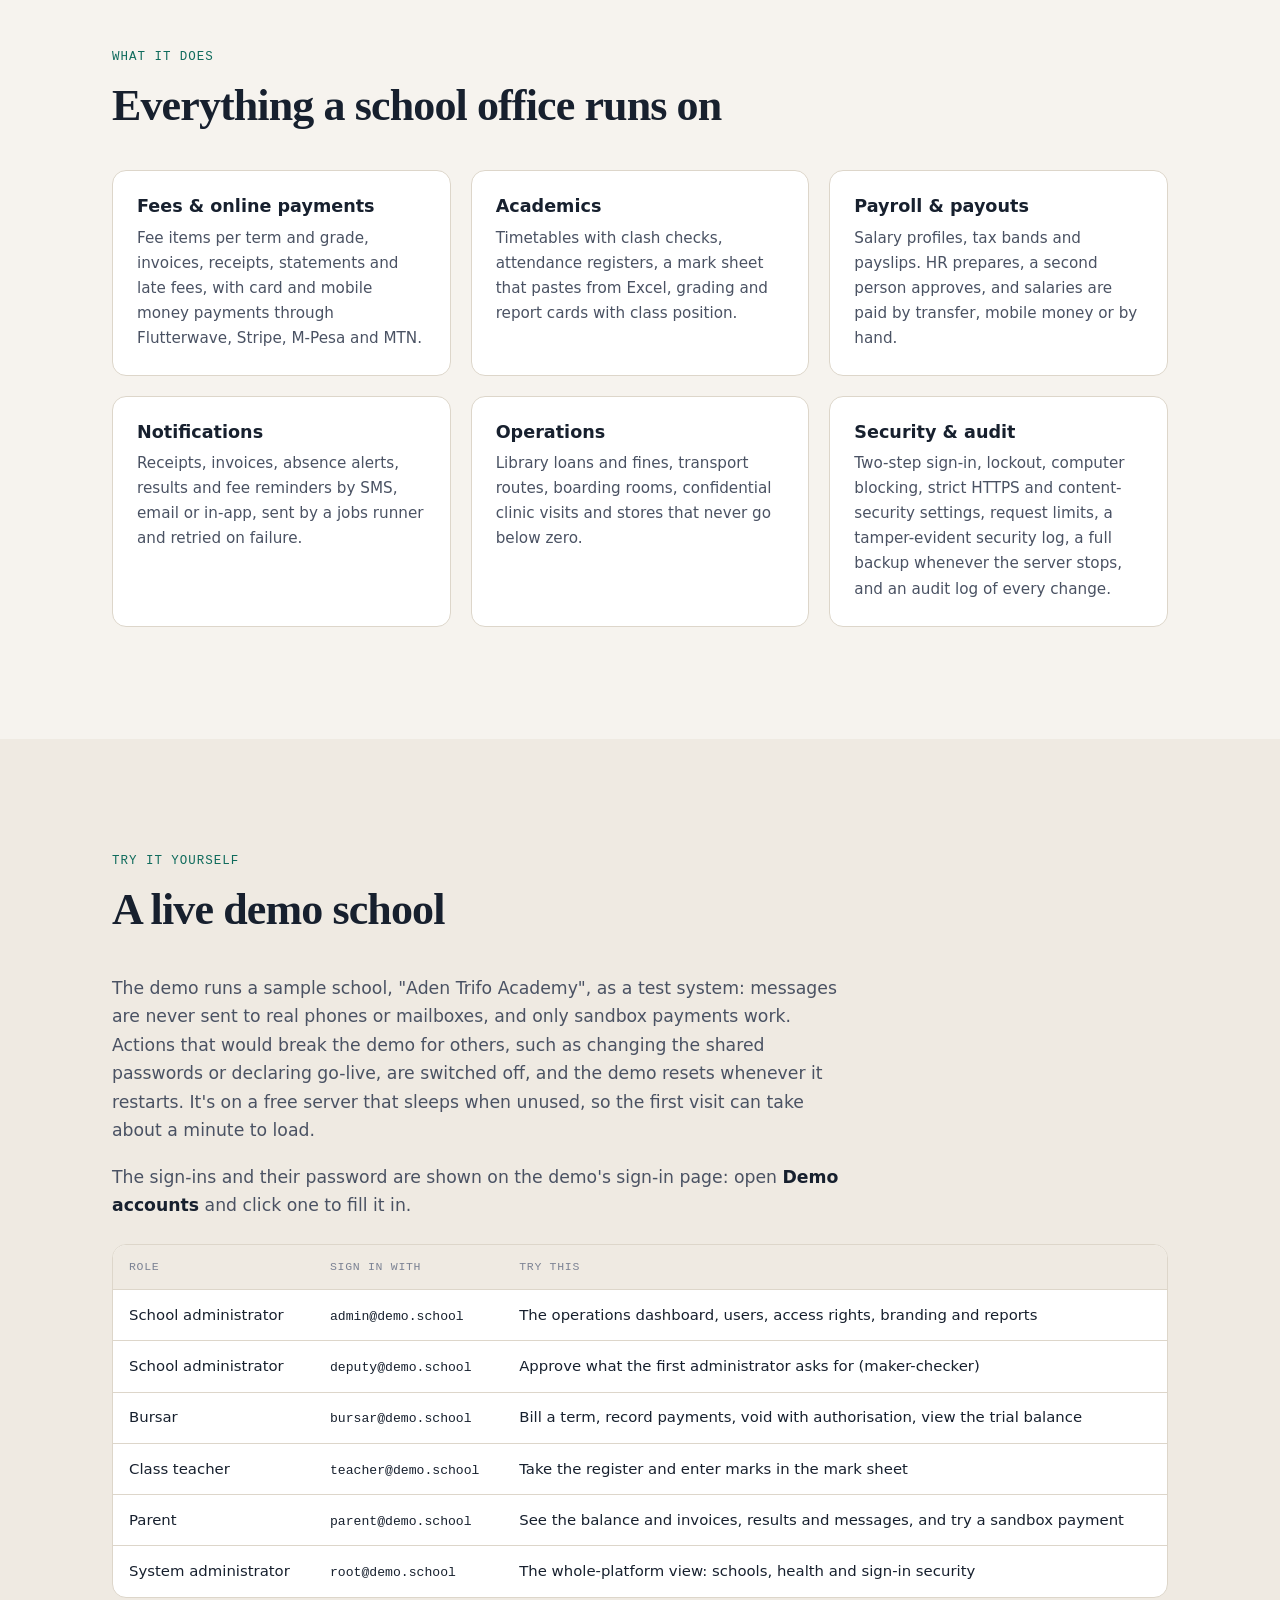
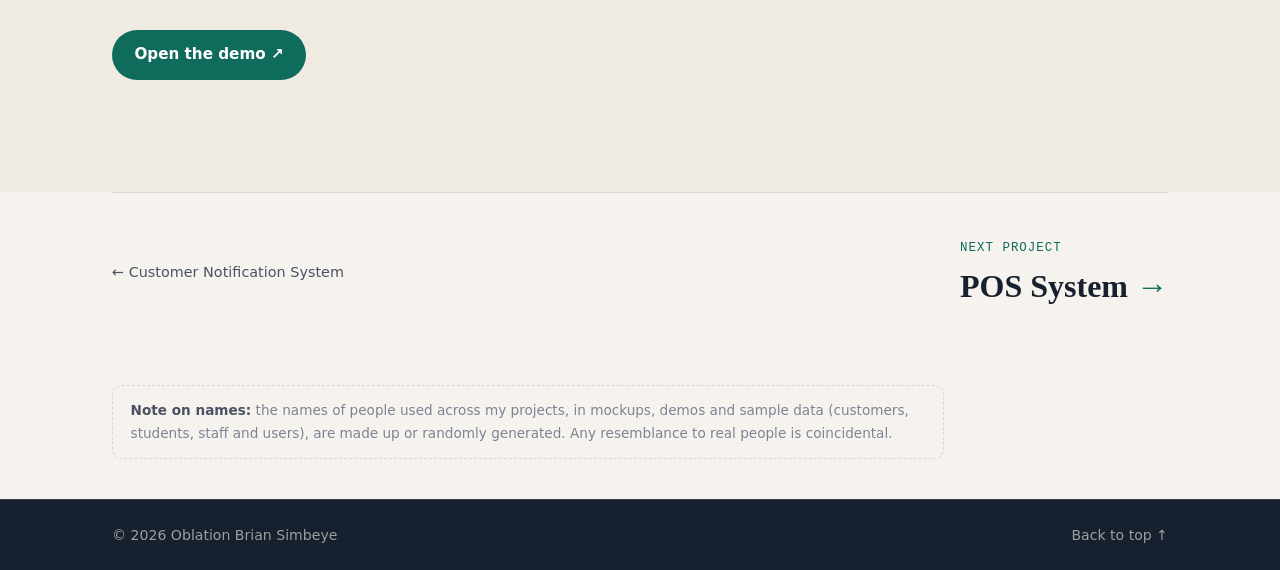
<file: client/work/school.html>
<!DOCTYPE html>
<html lang="en">
<head>
    <meta charset="UTF-8">
<!-- security: CSP + referrer (python tools/update_csp.py client) --><meta http-equiv="Content-Security-Policy" content="default-src 'self'; script-src 'self' 'sha256-GB2tgxJiUuL344K9ChDF+rJpHe/KDu2bzWE3ssNbVsE='; style-src 'self' 'unsafe-inline' https://fonts.googleapis.com; font-src 'self' data: https://fonts.gstatic.com; img-src 'self' data:; frame-src 'self'; connect-src 'self'; object-src 'none'; base-uri 'self'; form-action 'none'"><meta name="referrer" content="strict-origin-when-cross-origin"><!-- /security -->
    <meta name="viewport" content="width=device-width, initial-scale=1.0">
    <title>School Management System · Oblation Brian Simbeye</title>
    <meta name="description" content="A multi-school management system in Python and Django: fees and online payments, payroll, academics, notifications and operations, with a live demo.">
    <meta property="og:image" content="../images/share.jpg">
    <link rel="icon" href="../favicon.svg" type="image/svg+xml">
    <link rel="preconnect" href="https://fonts.googleapis.com">
    <link rel="preconnect" href="https://fonts.gstatic.com" crossorigin>
    <link href="https://fonts.googleapis.com/css2?family=Fraunces:opsz,wght@9..144,500;9..144,600&family=Inter:wght@400;500;600&family=JetBrains+Mono:wght@500&display=swap" rel="stylesheet">
    <link rel="stylesheet" href="../style.css">
    <script>
        try {
            const saved = localStorage.getItem('theme');
            if (saved) document.documentElement.dataset.theme = saved;
        } catch (e) {}
    </script>
</head>
<body>
    <header class="site-header">
        <nav class="nav container">
            <a href="../index.html" class="brand" aria-label="Oblation Brian Simbeye, home"><span class="brand-name" aria-hidden="true"><span class="brand-short">OBS</span><span class="brand-full">Oblation Brian Simbeye</span></span><span class="brand-dot" aria-hidden="true">.</span></a>
            <ul class="nav-links" id="nav-links">
                <li><a href="../index.html#about">About</a></li>
                <li><a href="../index.html#experience">Experience</a></li>
                <li><a href="../index.html#projects" aria-current="page">Work</a></li>
                <li><a href="../design.html">Design</a></li>
                <li><a href="../index.html#skills">Skills</a></li>
                <li><a href="../index.html#contact">Contact</a></li>
            </ul>
            <button class="theme-toggle" type="button" aria-label="Toggle dark mode">
                <svg class="icon-moon" viewBox="0 0 24 24" aria-hidden="true"><path d="M21 12.8A9 9 0 1 1 11.2 3a7 7 0 0 0 9.8 9.8z"/></svg>
                <svg class="icon-sun" viewBox="0 0 24 24" aria-hidden="true"><circle cx="12" cy="12" r="4"/><path d="M12 2v2M12 20v2M4.9 4.9l1.4 1.4M17.7 17.7l1.4 1.4M2 12h2M20 12h2M4.9 19.1l1.4-1.4M17.7 6.3l1.4-1.4"/></svg>
            </button>
            <button class="menu-toggle" type="button" aria-label="Open menu" aria-expanded="false" aria-controls="nav-links">
                <svg viewBox="0 0 24 24" aria-hidden="true"><path d="M4 7h16M4 12h16M4 17h16"/></svg>
            </button>
        </nav>
    </header>

    <main>
        <section class="case-hero">
            <div class="container">
                <a href="../index.html#projects" class="back-link">← All work</a>
                <p class="eyebrow">Software · Education</p>
                <h1>School Management System</h1>
                <p class="lede">
                    One system for running a school, or several. Records, fees and online payments, payroll,
                    academics, notifications and daily operations, with a portal for parents, students, teachers and
                    the bursar, and a back office for school staff.
                </p>
                <div class="hero-actions" style="margin-top: 1.75rem;">
                    <a href="https://school-management-demo-fzzw.onrender.com/" class="btn btn-primary" target="_blank" rel="noopener">Try the live demo ↗</a>
                    <a href="#demo" class="btn btn-ghost">How to use the demo</a>
                </div>
                <dl class="case-meta">
                    <div><dt>Role</dt><dd>Designer &amp; developer</dd></div>
                    <div><dt>Stack</dt><dd>Python, Django, Django REST Framework, HTMX</dd></div>
                    <div><dt>Users</dt><dd>16 school roles plus a system administrator</dd></div>
                    <div><dt>Defaults</dt><dd>Malawi Kwacha, multi-school, UAT and LIVE modes</dd></div>
                </dl>
            </div>
        </section>

        <section class="section section-alt">
            <div class="container split">
                <div class="section-head">
                    <p class="eyebrow">The idea</p>
                    <h2>Bank-grade controls for a school</h2>
                </div>
                <div class="prose">
                    <p>
                        Schools handle money, children's records and staff pay, so the system borrows the controls
                        I use in banking: <strong>maker-checker authorisation</strong> for voids, refunds and new
                        accounts, a double-entry ledger with a trial balance, access rights by role and user, account
                        lockout, a full audit trail, and end-of-day routines.
                    </p>
                    <p>
                        Several schools share one installation but stay completely separate. A system administrator
                        looks after the whole platform, and each school's administrators run their own school, with
                        its own currency, branding and message templates.
                    </p>
                    <p>
                        Head offices get <strong>campus oversight</strong> with escalation of overdue work, and the most
                        sensitive system settings need three people to agree. Staff can be given view-only access,
                        so inspectors and trainees can see everything without changing anything.
                    </p>
                </div>
            </div>
        </section>

        <section class="section">
            <div class="container">
                <div class="section-head">
                    <p class="eyebrow">What it does</p>
                    <h2>Everything a school office runs on</h2>
                </div>
                <div class="feature-grid">
                    <div class="feature">
                        <h3>Fees &amp; online payments</h3>
                        <p>Fee items per term and grade, invoices, receipts, statements and late fees, with card and mobile money payments through Flutterwave, Stripe, M-Pesa and MTN.</p>
                    </div>
                    <div class="feature">
                        <h3>Academics</h3>
                        <p>Timetables with clash checks, attendance registers, a mark sheet that pastes from Excel, grading and report cards with class position.</p>
                    </div>
                    <div class="feature">
                        <h3>Payroll &amp; payouts</h3>
                        <p>Salary profiles, tax bands and payslips. HR prepares, a second person approves, and salaries are paid by transfer, mobile money or by hand.</p>
                    </div>
                    <div class="feature">
                        <h3>Notifications</h3>
                        <p>Receipts, invoices, absence alerts, results and fee reminders by SMS, email or in-app, sent by a jobs runner and retried on failure.</p>
                    </div>
                    <div class="feature">
                        <h3>Operations</h3>
                        <p>Library loans and fines, transport routes, boarding rooms, confidential clinic visits and stores that never go below zero.</p>
                    </div>
                    <div class="feature">
                        <h3>Security &amp; audit</h3>
                        <p>Two-step sign-in, lockout, computer blocking, strict HTTPS and content-security settings, request limits, a tamper-evident security log, a full backup whenever the server stops, and an audit log of every change.</p>
                    </div>
                </div>
            </div>
        </section>

        <section class="section section-alt" id="demo">
            <div class="container">
                <div class="section-head">
                    <p class="eyebrow">Try it yourself</p>
                    <h2>A live demo school</h2>
                </div>
                <div class="prose" style="max-width: 46rem; margin-bottom: 1.5rem;">
                    <p>
                        The demo runs a sample school, "Aden Trifo Academy", as a test system: messages are never sent to real
                        phones or mailboxes, and only sandbox payments work. Actions that would break the demo for
                        others, such as changing the shared passwords or declaring go-live, are switched off, and the
                        demo resets whenever it restarts. It's on a free server that sleeps when unused, so the first
                        visit can take about a minute to load.
                    </p>
                    <p>
                        The sign-ins and their password are shown on the demo's sign-in page: open
                        <strong>Demo accounts</strong> and click one to fill it in.
                    </p>
                </div>
                <div class="table-wrap">
                    <table class="guide-table">
                        <thead><tr><th>Role</th><th>Sign in with</th><th>Try this</th></tr></thead>
                        <tbody>
                            <tr><td>School administrator</td><td><code>admin@demo.school</code></td><td>The operations dashboard, users, access rights, branding and reports</td></tr>
                            <tr><td>School administrator</td><td><code>deputy@demo.school</code></td><td>Approve what the first administrator asks for (maker-checker)</td></tr>
                            <tr><td>Bursar</td><td><code>bursar@demo.school</code></td><td>Bill a term, record payments, void with authorisation, view the trial balance</td></tr>
                            <tr><td>Class teacher</td><td><code>teacher@demo.school</code></td><td>Take the register and enter marks in the mark sheet</td></tr>
                            <tr><td>Parent</td><td><code>parent@demo.school</code></td><td>See the balance and invoices, results and messages, and try a sandbox payment</td></tr>
                            <tr><td>System administrator</td><td><code>root@demo.school</code></td><td>The whole-platform view: schools, health and sign-in security</td></tr>
                        </tbody>
                    </table>
                </div>
                <div class="section-foot">
                    <a href="https://school-management-demo-fzzw.onrender.com/" class="btn btn-primary" target="_blank" rel="noopener">Open the demo ↗</a>
                </div>
            </div>
        </section>

        <div class="container">
            <nav class="case-next" aria-label="Next project">
                <a href="notifications.html" class="back-link" style="margin: 0;">← Customer Notification System</a>
                <a href="pos.html">
                    <span class="eyebrow">Next project</span>
                    <span class="next-title">POS System</span>
                </a>
            </nav>
        </div>
        <div class="container">
            <p class="names-note" role="note"><strong>Note on names:</strong> the names of people used across my projects, in mockups, demos and sample data (customers, students, staff and users), are made up or randomly generated. Any resemblance to real people is coincidental.</p>
        </div>
    </main>

    <footer class="site-footer">
        <div class="container">
            <p>&copy; <span id="year">2026</span> Oblation Brian Simbeye</p>
            <a href="#">Back to top ↑</a>
        </div>
    </footer>

    <script src="../script.js"></script>
</body>
</html>
</file>
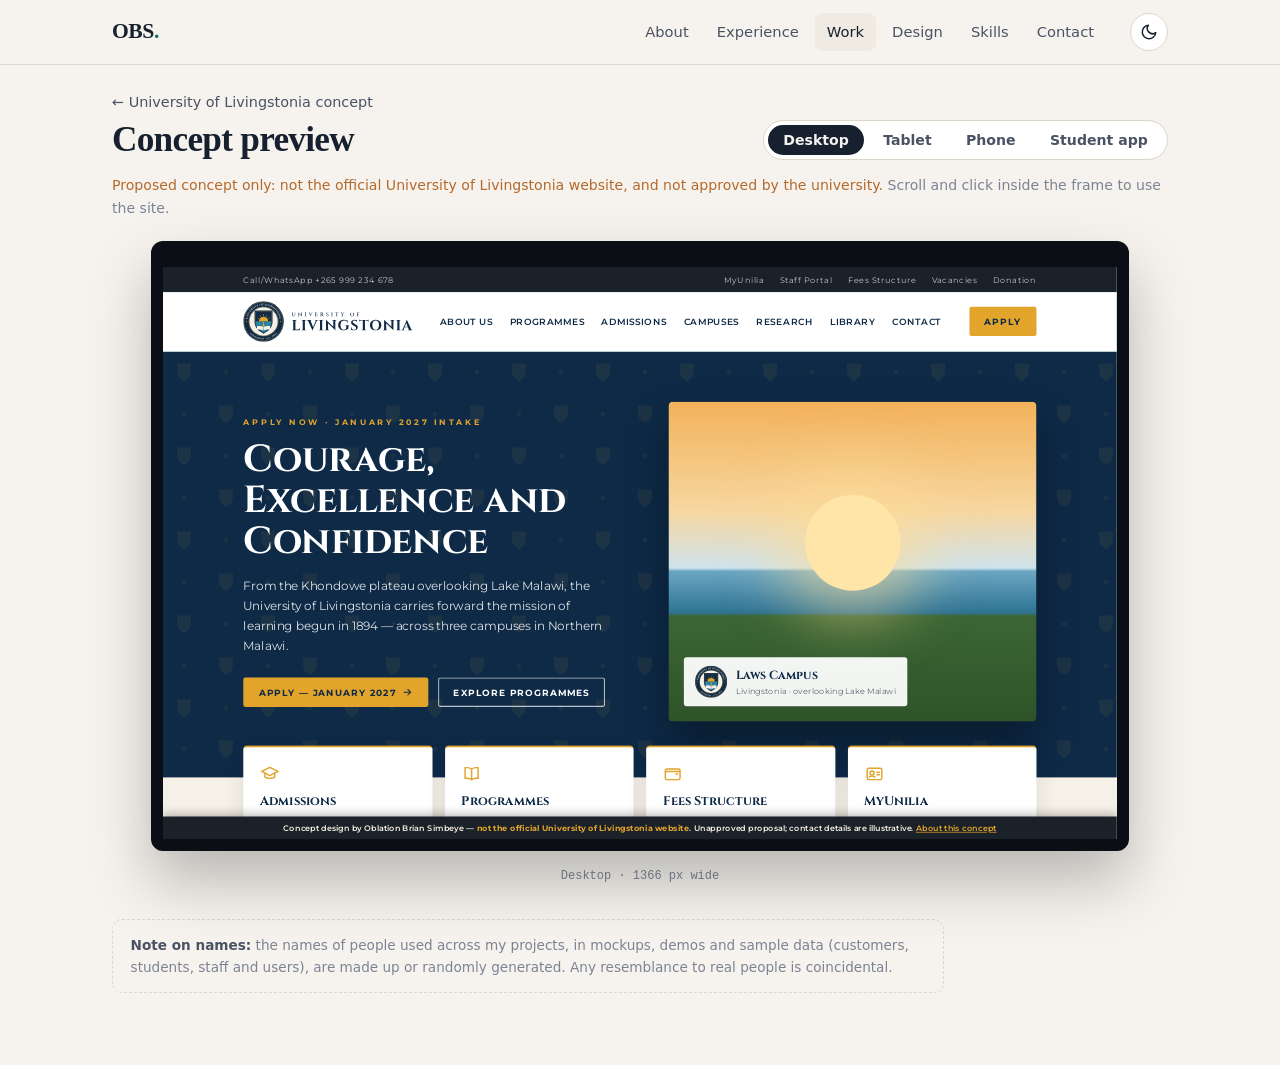
<file: client/work/unilia-preview.html>
<!DOCTYPE html>
<html lang="en">
<head>
    <meta charset="UTF-8">
<!-- security: CSP + referrer (python tools/update_csp.py client) --><meta http-equiv="Content-Security-Policy" content="default-src 'self'; script-src 'self' 'sha256-GB2tgxJiUuL344K9ChDF+rJpHe/KDu2bzWE3ssNbVsE=' 'sha256-0nW/NRa3qxgqNyGDmJWC2k8qpLVWZBB0Qg7iKw6vdA4='; style-src 'self' 'unsafe-inline' https://fonts.googleapis.com; font-src 'self' data: https://fonts.gstatic.com; img-src 'self' data:; frame-src 'self'; connect-src 'self'; object-src 'none'; base-uri 'self'; form-action 'none'"><meta name="referrer" content="strict-origin-when-cross-origin"><!-- /security -->
    <meta name="viewport" content="width=device-width, initial-scale=1.0">
    <title>Livingstonia Concept Preview · Oblation Brian Simbeye</title>
    <meta name="description" content="Interactive preview of the proposed University of Livingstonia website and student app concept, on desktop, tablet and phone.">
    <meta name="robots" content="noindex">
    <link rel="icon" href="../favicon.svg" type="image/svg+xml">
    <link rel="preconnect" href="https://fonts.googleapis.com">
    <link rel="preconnect" href="https://fonts.gstatic.com" crossorigin>
    <link href="https://fonts.googleapis.com/css2?family=Fraunces:opsz,wght@9..144,500;9..144,600&family=Inter:wght@400;500;600&family=JetBrains+Mono:wght@500&display=swap" rel="stylesheet">
    <link rel="stylesheet" href="../style.css">
    <script>
        try {
            const saved = localStorage.getItem('theme');
            if (saved) document.documentElement.dataset.theme = saved;
        } catch (e) {}
    </script>
</head>
<body>
    <header class="site-header">
        <nav class="nav container">
            <a href="../index.html" class="brand" aria-label="Oblation Brian Simbeye, home"><span class="brand-name" aria-hidden="true"><span class="brand-short">OBS</span><span class="brand-full">Oblation Brian Simbeye</span></span><span class="brand-dot" aria-hidden="true">.</span></a>
            <ul class="nav-links" id="nav-links">
                <li><a href="../index.html#about">About</a></li>
                <li><a href="../index.html#experience">Experience</a></li>
                <li><a href="../index.html#projects" aria-current="page">Work</a></li>
                <li><a href="../design.html">Design</a></li>
                <li><a href="../index.html#skills">Skills</a></li>
                <li><a href="../index.html#contact">Contact</a></li>
            </ul>
            <button class="theme-toggle" type="button" aria-label="Toggle dark mode">
                <svg class="icon-moon" viewBox="0 0 24 24" aria-hidden="true"><path d="M21 12.8A9 9 0 1 1 11.2 3a7 7 0 0 0 9.8 9.8z"/></svg>
                <svg class="icon-sun" viewBox="0 0 24 24" aria-hidden="true"><circle cx="12" cy="12" r="4"/><path d="M12 2v2M12 20v2M4.9 4.9l1.4 1.4M17.7 17.7l1.4 1.4M2 12h2M20 12h2M4.9 19.1l1.4-1.4M17.7 6.3l1.4-1.4"/></svg>
            </button>
            <button class="menu-toggle" type="button" aria-label="Open menu" aria-expanded="false" aria-controls="nav-links">
                <svg viewBox="0 0 24 24" aria-hidden="true"><path d="M4 7h16M4 12h16M4 17h16"/></svg>
            </button>
        </nav>
    </header>

    <main class="preview">
        <div class="container">
            <div class="preview-bar">
                <div>
                    <a href="unilia.html" class="back-link" style="margin-bottom: 0.4rem;">← University of Livingstonia concept</a>
                    <h1 class="preview-title">Concept preview</h1>
                </div>
                <div class="device-switch" role="tablist" aria-label="Choose a device">
                    <button type="button" role="tab" data-view="desktop">Desktop</button>
                    <button type="button" role="tab" data-view="tablet">Tablet</button>
                    <button type="button" role="tab" data-view="phone">Phone</button>
                    <button type="button" role="tab" data-view="app">Student app</button>
                </div>
            </div>
            <p class="preview-note">
                Proposed concept only: not the official University of Livingstonia website, and not approved by the university.
                <span class="preview-tip">Scroll and click inside the frame to use the site.</span>
            </p>
        </div>

        <div class="stage" id="stage">
            <div class="device" id="device">
                <iframe id="frame" title="University of Livingstonia concept website" src="about:blank" loading="lazy"></iframe>
                <div class="app-screens" id="app" hidden>
                    <img src="../images/unilia-seal/app-screen-1.webp" alt="Student app: splash screen" width="780" height="1688">
                    <img src="../images/unilia-seal/app-screen-2.webp" alt="Student app: home screen with timetable, results and fees" width="780" height="1688">
                    <img src="../images/unilia-seal/app-screen-3.webp" alt="Student app: digital student ID" width="780" height="1688">
                </div>
            </div>
        </div>
        <div class="app-nav" id="app-nav" hidden>
            <button type="button" data-step="-1" aria-label="Previous screen">‹ Previous</button>
            <button type="button" data-step="1" aria-label="Next screen">Next ›</button>
        </div>
        <p class="container stage-caption" id="caption"></p>
        <div class="container">
            <p class="names-note" role="note"><strong>Note on names:</strong> the names of people used across my projects, in mockups, demos and sample data (customers, students, staff and users), are made up or randomly generated. Any resemblance to real people is coincidental.</p>
        </div>
    </main>

    <script src="../script.js"></script>
    <script>
        // Device sizes in CSS pixels; the frame is scaled down to fit the window
        const DEVICES = {
            desktop: { w: 1366, h: 820, label: 'Desktop · 1366 px wide', cls: 'is-desktop' },
            tablet:  { w: 820,  h: 1180, label: 'Tablet · 820 px wide', cls: 'is-tablet' },
            phone:   { w: 390,  h: 844, label: 'Phone · 390 px wide', cls: 'is-phone' },
            app:     { w: 390,  h: 844, label: 'Student app · swipe or scroll sideways through the screens', cls: 'is-phone is-app' },
        };
        const stage = document.getElementById('stage');
        const device = document.getElementById('device');
        const frame = document.getElementById('frame');
        const app = document.getElementById('app');
        const caption = document.getElementById('caption');
        let current = 'desktop';

        function fit() {
            const d = DEVICES[current];
            const bezel = current === 'desktop' ? 24 : 28;
            const availW = stage.clientWidth - 32;
            const availH = Math.max(420, window.innerHeight - stage.getBoundingClientRect().top - 70);
            const scale = Math.min(1, availW / (d.w + bezel), availH / (d.h + bezel));
            device.style.width = (d.w * scale) + 'px';
            device.style.height = (d.h * scale) + 'px';
            frame.style.width = d.w + 'px';
            frame.style.height = d.h + 'px';
            frame.style.transform = `scale(${scale})`;
        }

        function show(view) {
            current = DEVICES[view] ? view : 'desktop';
            const d = DEVICES[current];
            device.className = 'device ' + d.cls;
            const isApp = current === 'app';
            app.hidden = !isApp;
            frame.hidden = isApp;
            document.getElementById('app-nav').hidden = !isApp;
            if (!isApp && frame.getAttribute('src') === 'about:blank') frame.src = '../demo/unilia-site/index.html';
            document.querySelectorAll('[data-view]').forEach(b => b.setAttribute('aria-selected', String(b.dataset.view === current)));
            caption.textContent = d.label;
            history.replaceState(null, '', '?view=' + current);
            fit();
        }

        document.querySelectorAll('[data-view]').forEach(b => b.addEventListener('click', () => show(b.dataset.view)));
        // Step through the app screens one at a time
        document.querySelectorAll('[data-step]').forEach(b => b.addEventListener('click', () => {
            const w = app.clientWidth;
            const count = app.children.length;
            const index = Math.min(count - 1, Math.max(0, Math.round(app.scrollLeft / w) + Number(b.dataset.step)));
            app.scrollTo({ left: index * w, behavior: 'smooth' });
            // If smooth scrolling isn't animated (some browsers, background tabs), jump there instead
            setTimeout(() => { if (Math.round(app.scrollLeft / w) !== index) app.scrollLeft = index * w; }, 450);
        }));
        window.addEventListener('resize', fit);
        show(new URLSearchParams(location.search).get('view') || 'desktop');
    </script>
</body>
</html>
</file>
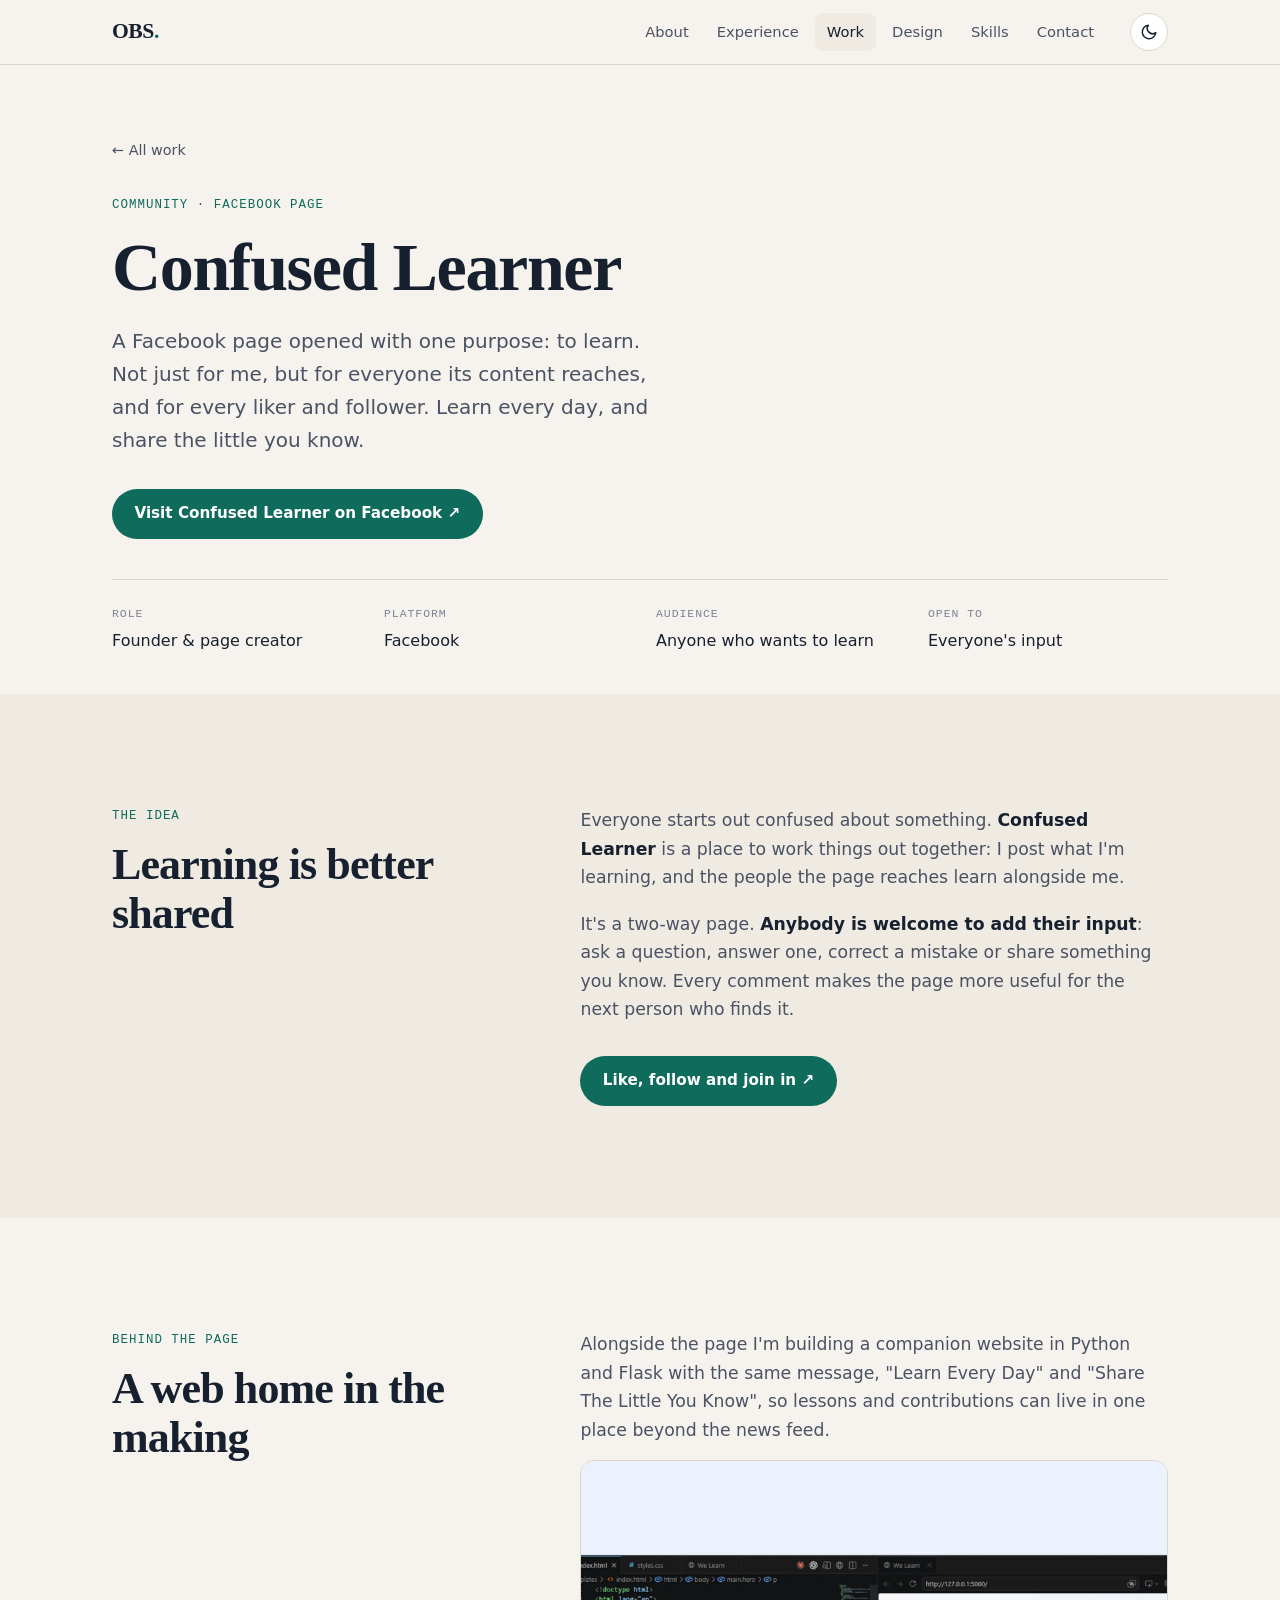
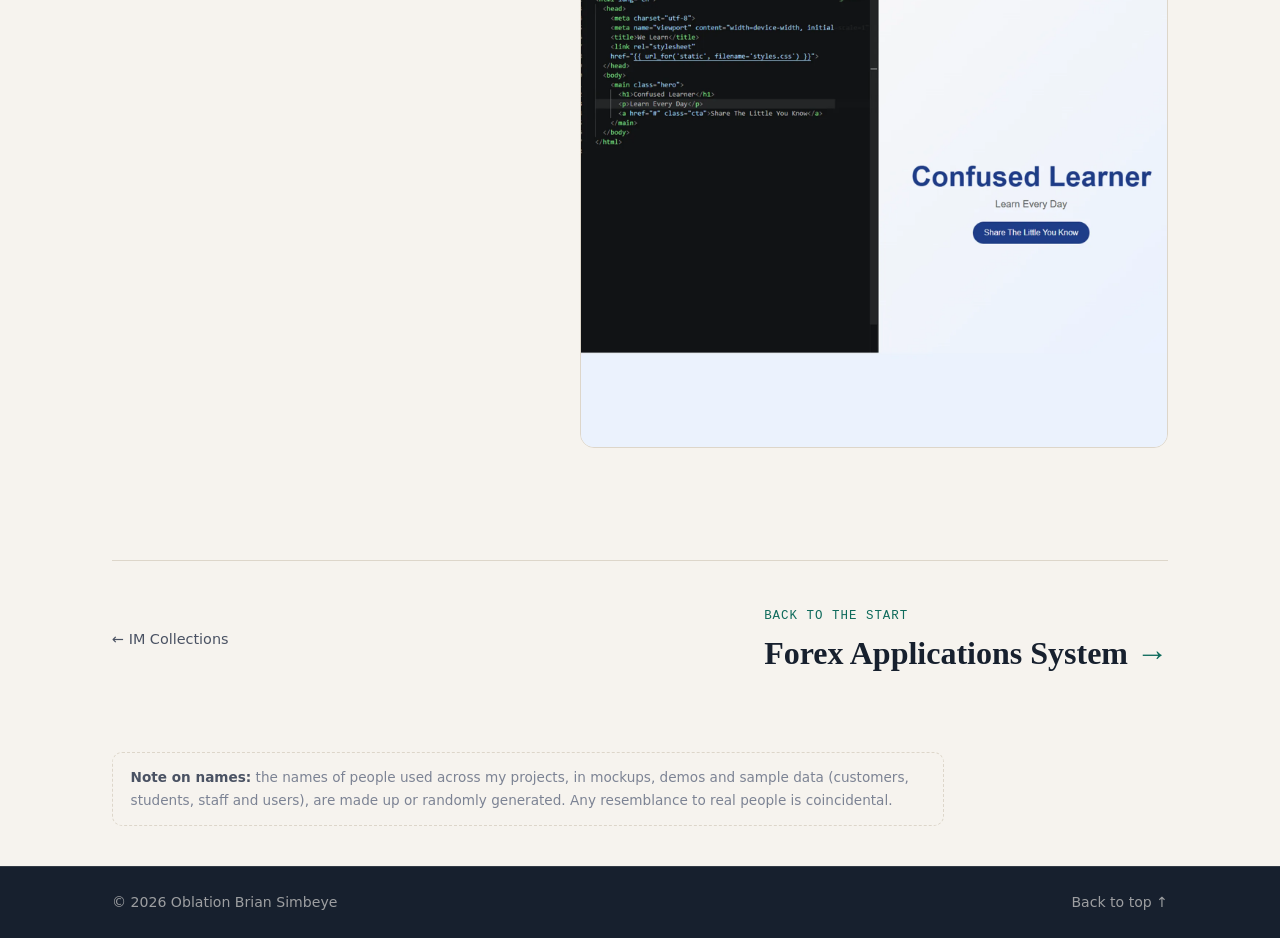
<file: client/work/we-learn.html>
<!DOCTYPE html>
<html lang="en">
<head>
    <meta charset="UTF-8">
<!-- security: CSP + referrer (python tools/update_csp.py client) --><meta http-equiv="Content-Security-Policy" content="default-src 'self'; script-src 'self' 'sha256-GB2tgxJiUuL344K9ChDF+rJpHe/KDu2bzWE3ssNbVsE='; style-src 'self' 'unsafe-inline' https://fonts.googleapis.com; font-src 'self' data: https://fonts.gstatic.com; img-src 'self' data:; frame-src 'self'; connect-src 'self'; object-src 'none'; base-uri 'self'; form-action 'none'"><meta name="referrer" content="strict-origin-when-cross-origin"><!-- /security -->
    <meta name="viewport" content="width=device-width, initial-scale=1.0">
    <title>Confused Learner · Oblation Brian Simbeye</title>
    <meta name="description" content="Confused Learner: a Facebook page for learning together. Anyone is welcome to share their input.">
    <meta property="og:image" content="../images/share.jpg">
    <link rel="icon" href="../favicon.svg" type="image/svg+xml">
    <link rel="preconnect" href="https://fonts.googleapis.com">
    <link rel="preconnect" href="https://fonts.gstatic.com" crossorigin>
    <link href="https://fonts.googleapis.com/css2?family=Fraunces:opsz,wght@9..144,500;9..144,600&family=Inter:wght@400;500;600&family=JetBrains+Mono:wght@500&display=swap" rel="stylesheet">
    <link rel="stylesheet" href="../style.css">
    <script>
        try {
            const saved = localStorage.getItem('theme');
            if (saved) document.documentElement.dataset.theme = saved;
        } catch (e) {}
    </script>
</head>
<body>
    <header class="site-header">
        <nav class="nav container">
            <a href="../index.html" class="brand" aria-label="Oblation Brian Simbeye, home"><span class="brand-name" aria-hidden="true"><span class="brand-short">OBS</span><span class="brand-full">Oblation Brian Simbeye</span></span><span class="brand-dot" aria-hidden="true">.</span></a>
            <ul class="nav-links" id="nav-links">
                <li><a href="../index.html#about">About</a></li>
                <li><a href="../index.html#experience">Experience</a></li>
                <li><a href="../index.html#projects" aria-current="page">Work</a></li>
                <li><a href="../design.html">Design</a></li>
                <li><a href="../index.html#skills">Skills</a></li>
                <li><a href="../index.html#contact">Contact</a></li>
            </ul>
            <button class="theme-toggle" type="button" aria-label="Toggle dark mode">
                <svg class="icon-moon" viewBox="0 0 24 24" aria-hidden="true"><path d="M21 12.8A9 9 0 1 1 11.2 3a7 7 0 0 0 9.8 9.8z"/></svg>
                <svg class="icon-sun" viewBox="0 0 24 24" aria-hidden="true"><circle cx="12" cy="12" r="4"/><path d="M12 2v2M12 20v2M4.9 4.9l1.4 1.4M17.7 17.7l1.4 1.4M2 12h2M20 12h2M4.9 19.1l1.4-1.4M17.7 6.3l1.4-1.4"/></svg>
            </button>
            <button class="menu-toggle" type="button" aria-label="Open menu" aria-expanded="false" aria-controls="nav-links">
                <svg viewBox="0 0 24 24" aria-hidden="true"><path d="M4 7h16M4 12h16M4 17h16"/></svg>
            </button>
        </nav>
    </header>

    <main>
        <section class="case-hero">
            <div class="container">
                <a href="../index.html#projects" class="back-link">← All work</a>
                <p class="eyebrow">Community · Facebook page</p>
                <h1>Confused Learner</h1>
                <p class="lede">
                    A Facebook page opened with one purpose: to learn. Not just for me, but for everyone its
                    content reaches, and for every liker and follower. Learn every day, and share the little you know.
                </p>
                <div class="hero-actions" style="margin-top: 1.75rem;">
                    <a href="https://www.facebook.com/confusedlearner/" class="btn btn-primary" target="_blank" rel="noopener">Visit Confused Learner on Facebook ↗</a>
                </div>
                <dl class="case-meta">
                    <div><dt>Role</dt><dd>Founder &amp; page creator</dd></div>
                    <div><dt>Platform</dt><dd>Facebook</dd></div>
                    <div><dt>Audience</dt><dd>Anyone who wants to learn</dd></div>
                    <div><dt>Open to</dt><dd>Everyone's input</dd></div>
                </dl>
            </div>
        </section>

        <section class="section section-alt">
            <div class="container split">
                <div class="section-head">
                    <p class="eyebrow">The idea</p>
                    <h2>Learning is better shared</h2>
                </div>
                <div class="prose">
                    <p>
                        Everyone starts out confused about something. <strong>Confused Learner</strong> is a place to
                        work things out together: I post what I'm learning, and the people the page reaches learn
                        alongside me.
                    </p>
                    <p>
                        It's a two-way page. <strong>Anybody is welcome to add their input</strong>: ask a question,
                        answer one, correct a mistake or share something you know. Every comment makes the page more
                        useful for the next person who finds it.
                    </p>
                    <div class="section-foot">
                        <a href="https://www.facebook.com/confusedlearner/" class="btn btn-primary" target="_blank" rel="noopener">Like, follow and join in ↗</a>
                    </div>
                </div>
            </div>
        </section>

        <section class="section">
            <div class="container split">
                <div class="section-head">
                    <p class="eyebrow">Behind the page</p>
                    <h2>A web home in the making</h2>
                </div>
                <div class="prose">
                    <p>
                        Alongside the page I'm building a companion website in Python and Flask with the same message,
                        "Learn Every Day" and "Share The Little You Know", so lessons and contributions can live in
                        one place beyond the news feed.
                    </p>
                    <figure class="case-cover">
                        <img src="../images/we-learn/screen.webp" alt="The Confused Learner web app in a code editor beside the running site in a browser" width="1600" height="1600" loading="lazy">
                    </figure>
                </div>
            </div>
        </section>

        <div class="container">
            <nav class="case-next" aria-label="Next project">
                <a href="im-collections.html" class="back-link" style="margin: 0;">← IM Collections</a>
                <a href="forex.html">
                    <span class="eyebrow">Back to the start</span>
                    <span class="next-title">Forex Applications System</span>
                </a>
            </nav>
        </div>
        <div class="container">
            <p class="names-note" role="note"><strong>Note on names:</strong> the names of people used across my projects, in mockups, demos and sample data (customers, students, staff and users), are made up or randomly generated. Any resemblance to real people is coincidental.</p>
        </div>
    </main>

    <footer class="site-footer">
        <div class="container">
            <p>&copy; <span id="year">2026</span> Oblation Brian Simbeye</p>
            <a href="#">Back to top ↑</a>
        </div>
    </footer>

    <script src="../script.js"></script>
</body>
</html>
</file>
<file: client/style.css>
/* ---------- Tokens ---------- */
:root {
    --bg: #f6f3ee;
    --bg-alt: #efeae2;
    --surface: #ffffff;
    --ink: #17202e;
    --ink-soft: #4a5263;
    --ink-faint: #7c8394;
    --line: #ddd6ca;
    --accent: #0f6b5c;
    --accent-ink: #ffffff;
    --accent-soft: #d9ebe6;
    --warm: #b5682a;
    --deep: #17202e;
    --deep-ink: #f6f3ee;

    --font-display: 'Fraunces', Georgia, serif;
    --font-body: 'Inter', 'Segoe UI', system-ui, sans-serif;
    --font-mono: 'JetBrains Mono', Consolas, monospace;

    --radius: 14px;
    --max: 1120px;
    --gutter: clamp(16px, 4vw, 32px);
    color-scheme: light;
}

@media (prefers-color-scheme: dark) {
    :root:not([data-theme="light"]) {
        --bg: #11151c;
        --bg-alt: #161b24;
        --surface: #1c222d;
        --ink: #ece8e1;
        --ink-soft: #b3b8c3;
        --ink-faint: #848b99;
        --line: #2b3240;
        --accent: #5cc4ae;
        --accent-ink: #0b1714;
        --accent-soft: #1d3a35;
        --warm: #e3a26a;
        --deep: #0a0d12;
        --deep-ink: #ece8e1;
        color-scheme: dark;
    }
}

:root[data-theme="dark"] {
    --bg: #11151c;
    --bg-alt: #161b24;
    --surface: #1c222d;
    --ink: #ece8e1;
    --ink-soft: #b3b8c3;
    --ink-faint: #848b99;
    --line: #2b3240;
    --accent: #5cc4ae;
    --accent-ink: #0b1714;
    --accent-soft: #1d3a35;
    --warm: #e3a26a;
    --deep: #0a0d12;
    --deep-ink: #ece8e1;
    color-scheme: dark;
}

/* Inverted blocks stay dark in both themes */
.project-feature,
.contact,
.site-footer {
    --ink: var(--deep);
    --bg: var(--deep-ink);
}

/* ---------- Base ---------- */
*,
*::before,
*::after {
    margin: 0;
    padding: 0;
    box-sizing: border-box;
}

html {
    scroll-behavior: smooth;
    scroll-padding-top: 72px;
}

body {
    font-family: var(--font-body);
    font-size: 1rem;
    line-height: 1.65;
    color: var(--ink);
    background: var(--bg);
    -webkit-font-smoothing: antialiased;
    transition: background-color 0.3s, color 0.3s;
}

img {
    display: block;
    max-width: 100%;
}

a {
    color: inherit;
}

ul,
ol {
    list-style: none;
}

.container {
    width: 100%;
    max-width: var(--max);
    margin: 0 auto;
    padding: 0 var(--gutter);
}

h1,
h2 {
    font-family: var(--font-display);
    font-weight: 600;
    letter-spacing: -0.02em;
    line-height: 1.1;
}

h2 {
    font-size: clamp(1.9rem, 4vw, 2.75rem);
}

h3 {
    font-size: 1.1rem;
    font-weight: 600;
    line-height: 1.35;
}

strong {
    font-weight: 600;
    color: var(--ink);
}

.eyebrow {
    font-family: var(--font-mono);
    font-size: 0.78rem;
    letter-spacing: 0.08em;
    text-transform: uppercase;
    color: var(--accent);
    margin-bottom: 0.9rem;
}

/* ---------- Header ---------- */
.site-header {
    position: sticky;
    top: 0;
    z-index: 100;
    background: color-mix(in srgb, var(--bg) 85%, transparent);
    backdrop-filter: blur(12px);
    border-bottom: 1px solid var(--line);
}

.nav {
    display: flex;
    align-items: center;
    gap: 1.5rem;
    height: 64px;
}

.brand {
    font-family: var(--font-display);
    font-weight: 600;
    font-size: 1.35rem;
    text-decoration: none;
    letter-spacing: -0.02em;
}

.brand {
    display: inline-flex;
    align-items: baseline;
    min-width: 0;
    white-space: nowrap;
}

.brand-dot {
    color: var(--accent);
}

/* Header name: "OBS" widens into the full name once the page is scrolled */
.brand-name {
    display: inline-grid;
    overflow: hidden;
}

.brand-short,
.brand-full {
    grid-area: 1 / 1;
    transition: opacity 0.35s ease, transform 0.45s cubic-bezier(0.2, 0.7, 0.2, 1);
}

.brand-full {
    max-width: 0;
    opacity: 0;
    transform: translateY(0.4em);
    transition: max-width 0.55s cubic-bezier(0.2, 0.7, 0.2, 1), opacity 0.35s ease 0.1s, transform 0.45s cubic-bezier(0.2, 0.7, 0.2, 1) 0.05s;
}

.site-header.is-scrolled .brand-short {
    opacity: 0;
    transform: translateY(-0.4em);
}

.site-header.is-scrolled .brand-full {
    max-width: 14em;
    opacity: 1;
    transform: none;
}

@media (prefers-reduced-motion: reduce) {
    .brand-short,
    .brand-full {
        transition: none;
    }
}

.nav-links {
    display: flex;
    gap: 0.25rem;
    margin-left: auto;
}

.nav-links a {
    display: block;
    padding: 0.4rem 0.75rem;
    font-size: 0.92rem;
    font-weight: 500;
    color: var(--ink-soft);
    text-decoration: none;
    border-radius: 8px;
    transition: color 0.2s, background-color 0.2s;
}

.nav-links a:hover {
    color: var(--ink);
    background: var(--bg-alt);
}

.theme-toggle {
    display: grid;
    place-items: center;
    width: 38px;
    height: 38px;
    border: 1px solid var(--line);
    border-radius: 50%;
    background: var(--surface);
    color: var(--ink);
    cursor: pointer;
    flex-shrink: 0;
}

.theme-toggle svg {
    width: 18px;
    height: 18px;
    fill: none;
    stroke: currentColor;
    stroke-width: 2;
    stroke-linecap: round;
    stroke-linejoin: round;
}

.icon-sun {
    display: none;
}

:root[data-theme="dark"] .icon-sun {
    display: block;
}

:root[data-theme="dark"] .icon-moon {
    display: none;
}

@media (prefers-color-scheme: dark) {
    :root:not([data-theme="light"]) .icon-sun {
        display: block;
    }

    :root:not([data-theme="light"]) .icon-moon {
        display: none;
    }
}

/* ---------- Hero ---------- */
.hero {
    padding: clamp(3rem, 8vw, 6rem) 0 3rem;
}

.hero-grid {
    display: grid;
    grid-template-columns: 1.4fr 1fr;
    align-items: center;
    gap: clamp(2rem, 5vw, 4rem);
}

.hero h1 {
    font-size: clamp(2.6rem, 7vw, 4.75rem);
    margin-bottom: 1.4rem;
}

.lede {
    font-size: clamp(1.05rem, 1.6vw, 1.25rem);
    color: var(--ink-soft);
    max-width: 34rem;
    margin-bottom: 2rem;
}

.hero-actions {
    display: flex;
    flex-wrap: wrap;
    gap: 0.75rem;
}

.btn {
    display: inline-flex;
    align-items: center;
    padding: 0.8rem 1.4rem;
    border-radius: 999px;
    font-weight: 600;
    font-size: 0.95rem;
    text-decoration: none;
    transition: transform 0.2s, background-color 0.2s, border-color 0.2s;
}

.btn:hover {
    transform: translateY(-2px);
}

.btn-primary {
    background: var(--accent);
    color: var(--accent-ink);
}

.btn-ghost {
    border: 1px solid var(--line);
    background: var(--surface);
}

.btn-ghost:hover {
    border-color: var(--ink-faint);
}

.hero-photo {
    position: relative;
    justify-self: end;
    width: 100%;
    max-width: 360px;
}

.hero-photo::before {
    content: '';
    position: absolute;
    inset: 18px -18px -18px 18px;
    border: 1.5px solid var(--accent);
    border-radius: var(--radius);
}

.hero-photo img {
    position: relative;
    width: 100%;
    aspect-ratio: 9 / 11;
    height: auto;
    object-fit: cover;
    border-radius: var(--radius);
    background: var(--bg-alt);
}

.stats {
    display: grid;
    grid-template-columns: repeat(4, 1fr);
    margin-top: clamp(3rem, 6vw, 5rem);
    border-top: 1px solid var(--line);
}

.stat {
    display: flex;
    flex-direction: column-reverse;
    gap: 0.35rem;
    padding: 1.5rem 1.25rem 0 0;
}

.stat + .stat {
    padding-left: 1.25rem;
    border-left: 1px solid var(--line);
}

.stat dd {
    font-family: var(--font-display);
    font-size: clamp(1.8rem, 3.5vw, 2.4rem);
    font-weight: 600;
    line-height: 1;
}

.stat dt {
    font-size: 0.85rem;
    color: var(--ink-faint);
}

/* ---------- Sections ---------- */
.section {
    padding: clamp(4rem, 9vw, 7rem) 0;
}

.section-alt {
    background: var(--bg-alt);
}

.section-head {
    margin-bottom: 2.5rem;
}

.split {
    display: grid;
    grid-template-columns: 1fr 1.5fr;
    gap: clamp(2rem, 6vw, 5rem);
    align-items: start;
}

.split .section-head {
    position: sticky;
    top: 96px;
}

.prose p {
    color: var(--ink-soft);
    font-size: 1.08rem;
}

.prose p + p {
    margin-top: 1.1rem;
}

.reveal {
    opacity: 0;
    transform: translateY(24px);
    transition: opacity 0.7s ease, transform 0.7s ease;
}

.reveal.is-visible {
    opacity: 1;
    transform: none;
}

@media (prefers-reduced-motion: reduce) {
    html {
        scroll-behavior: auto;
    }

    .reveal {
        opacity: 1;
        transform: none;
        transition: none;
    }
}

/* ---------- Experience ---------- */
.timeline {
    border-top: 1px solid var(--line);
}

.role {
    display: grid;
    grid-template-columns: 180px 1fr;
    gap: 2rem;
    padding: 2rem 0;
    border-bottom: 1px solid var(--line);
}

.role-date {
    font-family: var(--font-mono);
    font-size: 0.85rem;
    color: var(--warm);
}

.role-body h3 {
    font-family: var(--font-display);
    font-size: 1.45rem;
    font-weight: 600;
    letter-spacing: -0.01em;
}

.role-title {
    color: var(--accent);
    font-weight: 500;
    font-size: 0.95rem;
    margin: 0.25rem 0 1rem;
}

.role-body ul li {
    position: relative;
    padding-left: 1.2rem;
    color: var(--ink-soft);
}

.role-body ul li + li {
    margin-top: 0.55rem;
}

.role-body ul li::before {
    content: '';
    position: absolute;
    left: 0;
    top: 0.7em;
    width: 6px;
    height: 6px;
    border-radius: 50%;
    background: var(--accent);
}

/* ---------- Projects ---------- */
.projects {
    display: grid;
    grid-template-columns: repeat(2, 1fr);
    gap: 1.25rem;
}

.project {
    display: flex;
    flex-direction: column;
    padding: 1.75rem;
    background: var(--surface);
    border: 1px solid var(--line);
    border-radius: var(--radius);
    transition: transform 0.25s, border-color 0.25s;
}

.project:hover {
    transform: translateY(-4px);
    border-color: var(--accent);
}

.project h3 {
    font-family: var(--font-display);
    font-size: 1.4rem;
    font-weight: 600;
    letter-spacing: -0.01em;
    margin-bottom: 0.6rem;
}

.project p {
    color: var(--ink-soft);
}

.project-tag {
    align-self: flex-start;
    font-family: var(--font-mono);
    font-size: 0.72rem;
    letter-spacing: 0.06em;
    text-transform: uppercase;
    padding: 0.3rem 0.65rem;
    border-radius: 6px;
    background: var(--accent-soft);
    color: var(--accent);
    margin-bottom: 1.25rem;
}

.project-feature {
    grid-column: 1 / -1;
    background: var(--ink);
    border-color: var(--line);
    color: var(--bg);
}

.project-feature h3 {
    font-size: clamp(1.6rem, 3vw, 2.1rem);
}

.project-feature p,
.project-feature .project-points li {
    color: color-mix(in srgb, var(--bg) 78%, transparent);
}

.project-feature p {
    max-width: 44rem;
}

.project-feature .project-tag {
    background: color-mix(in srgb, var(--bg) 12%, transparent);
    color: var(--bg);
}

.project-points {
    display: grid;
    grid-template-columns: repeat(3, 1fr);
    gap: 1rem;
    margin-top: 1.75rem;
    padding-top: 1.5rem;
    border-top: 1px solid color-mix(in srgb, var(--bg) 18%, transparent);
}

.project-points li {
    font-size: 0.92rem;
}

/* ---------- Skills ---------- */
.skill-groups {
    display: grid;
    grid-template-columns: repeat(2, 1fr);
    gap: 1.25rem;
}

.skill-group {
    padding: 1.75rem;
    background: var(--surface);
    border: 1px solid var(--line);
    border-radius: var(--radius);
}

.skill-group h3 {
    font-family: var(--font-display);
    font-size: 1.3rem;
    font-weight: 600;
}

.skill-group p {
    color: var(--ink-soft);
    font-size: 0.95rem;
    margin: 0.4rem 0 1.25rem;
}

.chips {
    display: flex;
    flex-wrap: wrap;
    gap: 0.5rem;
}

.chips li {
    font-size: 0.85rem;
    font-weight: 500;
    padding: 0.35rem 0.8rem;
    border: 1px solid var(--line);
    border-radius: 999px;
    background: var(--bg);
}

.chips li:has(a) {
    padding: 0;
}

.chips a {
    display: block;
    padding: 0.35rem 0.8rem;
    border-radius: 999px;
    text-decoration: none;
    transition: background-color 0.2s, color 0.2s;
}

.chips a:hover,
.chips a:focus-visible {
    background: var(--accent);
    color: var(--accent-ink);
}

.skill-group .skill-credit {
    margin: 1.1rem 0 0;
    font-size: 0.85rem;
    color: var(--ink-faint);
}

.skill-credit a {
    color: var(--accent);
    font-weight: 600;
}

/* ---------- Education ---------- */
.edu-list {
    border-top: 1px solid var(--line);
}

.edu-list li {
    display: grid;
    grid-template-columns: 100px 1fr;
    gap: 1.5rem;
    padding: 1.4rem 0;
    border-bottom: 1px solid var(--line);
}

.edu-year {
    font-family: var(--font-mono);
    font-size: 0.85rem;
    color: var(--warm);
    padding-top: 0.15rem;
}

.edu-list p {
    color: var(--ink-faint);
}

.subhead {
    margin: 2.5rem 0 1rem;
    font-family: var(--font-mono);
    font-size: 0.78rem;
    font-weight: 500;
    letter-spacing: 0.08em;
    text-transform: uppercase;
    color: var(--ink-faint);
}

.cert-list {
    display: grid;
    gap: 0.6rem;
}

.cert-list li {
    display: flex;
    justify-content: space-between;
    align-items: baseline;
    flex-wrap: wrap;
    gap: 0.25rem 1rem;
    padding: 1rem 1.25rem;
    background: var(--surface);
    border: 1px solid var(--line);
    border-radius: 10px;
}

.cert-list li span:first-child {
    font-weight: 600;
}

.cert-list li span:last-child {
    font-size: 0.88rem;
    color: var(--ink-faint);
}

/* ---------- Contact ---------- */
.contact {
    background: var(--ink);
    color: var(--bg);
}

.contact .eyebrow {
    color: color-mix(in srgb, var(--accent) 70%, var(--bg));
}

.contact h2 {
    font-size: clamp(2.2rem, 6vw, 3.75rem);
}

.contact-lede {
    max-width: 36rem;
    margin: 1rem 0 2.5rem;
    font-size: 1.08rem;
    color: color-mix(in srgb, var(--bg) 75%, transparent);
}

.contact-grid {
    display: grid;
    grid-template-columns: repeat(auto-fit, minmax(240px, 1fr));
    gap: 1rem;
}

.contact-card {
    display: flex;
    flex-direction: column;
    gap: 0.35rem;
    padding: 1.4rem;
    border: 1px solid color-mix(in srgb, var(--bg) 18%, transparent);
    border-radius: var(--radius);
    text-decoration: none;
    transition: border-color 0.2s, background-color 0.2s;
}

a.contact-card:hover {
    border-color: color-mix(in srgb, var(--bg) 50%, transparent);
    background: color-mix(in srgb, var(--bg) 6%, transparent);
}

.contact-label {
    font-family: var(--font-mono);
    font-size: 0.72rem;
    letter-spacing: 0.08em;
    text-transform: uppercase;
    color: color-mix(in srgb, var(--bg) 55%, transparent);
}

.contact-value {
    font-weight: 500;
    overflow-wrap: break-word;
}

/* ---------- Footer ---------- */
.site-footer {
    background: var(--ink);
    color: color-mix(in srgb, var(--bg) 60%, transparent);
    font-size: 0.88rem;
    border-top: 1px solid color-mix(in srgb, var(--bg) 12%, transparent);
}

.site-footer .container {
    display: flex;
    justify-content: space-between;
    gap: 1rem;
    padding-top: 1.5rem;
    padding-bottom: 1.5rem;
}

.site-footer a {
    text-decoration: none;
}

.site-footer a:hover {
    color: var(--bg);
}

/* ---------- Mobile menu ---------- */
.menu-toggle {
    display: none;
    place-items: center;
    width: 38px;
    height: 38px;
    border: 1px solid var(--line);
    border-radius: 50%;
    background: var(--surface);
    color: var(--ink);
    cursor: pointer;
    flex-shrink: 0;
}

.menu-toggle svg {
    width: 18px;
    height: 18px;
    fill: none;
    stroke: currentColor;
    stroke-width: 2;
    stroke-linecap: round;
}

.nav-links a[aria-current="page"] {
    color: var(--ink);
    background: var(--bg-alt);
}

/* ---------- Work cards with images ---------- */
.project-media {
    display: block;
    margin: -1.75rem -1.75rem 1.5rem;
    aspect-ratio: 16 / 10;
    overflow: hidden;
    border-radius: var(--radius) var(--radius) 0 0;
    background: var(--bg-alt);
    border-bottom: 1px solid var(--line);
}

.project-media img {
    width: 100%;
    height: 100%;
    object-fit: cover;
    transition: transform 0.5s ease;
}

.project:hover .project-media img {
    transform: scale(1.03);
}

.project-link {
    margin-top: auto;
    padding-top: 1.25rem;
    font-weight: 600;
    font-size: 0.92rem;
    color: var(--accent);
    text-decoration: none;
}

.project-link::after {
    content: ' →';
}

.project-feature .project-link {
    color: color-mix(in srgb, var(--accent) 60%, var(--bg));
}

/* Whole card is clickable via its title link */
.project {
    position: relative;
}

.project h3 a {
    text-decoration: none;
}

.project h3 a::after {
    content: '';
    position: absolute;
    inset: 0;
    border-radius: var(--radius);
}

.section-foot {
    margin-top: 2rem;
    display: flex;
    flex-wrap: wrap;
    gap: 0.75rem;
}

/* ---------- Case study pages ---------- */
.case-hero {
    padding: clamp(2.5rem, 6vw, 4.5rem) 0 2.5rem;
}

.back-link {
    display: inline-block;
    margin-bottom: 2rem;
    font-size: 0.9rem;
    font-weight: 500;
    color: var(--ink-soft);
    text-decoration: none;
}

.back-link:hover {
    color: var(--ink);
}

.case-hero h1 {
    font-size: clamp(2.4rem, 6vw, 4.25rem);
    max-width: 16ch;
    margin-bottom: 1.25rem;
}

.case-meta {
    display: grid;
    grid-template-columns: repeat(auto-fit, minmax(180px, 1fr));
    gap: 1.25rem 2rem;
    margin-top: 2.5rem;
    padding-top: 1.5rem;
    border-top: 1px solid var(--line);
}

.case-meta dt {
    font-family: var(--font-mono);
    font-size: 0.72rem;
    letter-spacing: 0.08em;
    text-transform: uppercase;
    color: var(--ink-faint);
    margin-bottom: 0.3rem;
}

.case-meta dd {
    font-weight: 500;
}

.case-cover {
    margin-top: 1rem;
}

.case-cover img {
    width: 100%;
    height: auto;
    border-radius: var(--radius);
    border: 1px solid var(--line);
}

.feature-grid {
    display: grid;
    grid-template-columns: repeat(3, 1fr);
    gap: 1.25rem;
}

.feature {
    padding: 1.5rem;
    background: var(--surface);
    border: 1px solid var(--line);
    border-radius: var(--radius);
}

.feature h3 {
    margin-bottom: 0.4rem;
}

.feature p {
    color: var(--ink-soft);
    font-size: 0.95rem;
}

.flow {
    display: flex;
    flex-wrap: wrap;
    gap: 0.5rem;
    counter-reset: step;
}

.flow li {
    counter-increment: step;
    display: flex;
    align-items: center;
    gap: 0.6rem;
    padding: 0.65rem 1rem;
    background: var(--surface);
    border: 1px solid var(--line);
    border-radius: 999px;
    font-weight: 500;
    font-size: 0.92rem;
}

.flow li::before {
    content: counter(step);
    display: grid;
    place-items: center;
    width: 1.5rem;
    height: 1.5rem;
    border-radius: 50%;
    background: var(--accent);
    color: var(--accent-ink);
    font-family: var(--font-mono);
    font-size: 0.72rem;
}

.case-stats {
    display: grid;
    grid-template-columns: repeat(4, 1fr);
    gap: 1.25rem;
    margin-bottom: 2.5rem;
}

.case-stats div {
    padding: 1.25rem 0;
    border-top: 2px solid var(--accent);
}

.case-stats dd {
    font-family: var(--font-display);
    font-size: clamp(1.8rem, 4vw, 2.5rem);
    font-weight: 600;
    line-height: 1;
}

.case-stats dt {
    margin-top: 0.4rem;
    font-size: 0.88rem;
    color: var(--ink-faint);
}

.case-stats div {
    display: flex;
    flex-direction: column-reverse;
}

.swatches {
    display: flex;
    flex-wrap: wrap;
    gap: 0.75rem;
    margin-top: 1.5rem;
}

.swatch {
    display: flex;
    align-items: center;
    gap: 0.6rem;
    font-size: 0.85rem;
}

.swatch span {
    width: 2.25rem;
    height: 2.25rem;
    border-radius: 8px;
    border: 1px solid var(--line);
}

.swatch code {
    font-family: var(--font-mono);
    font-size: 0.78rem;
    color: var(--ink-faint);
}

.case-next {
    display: flex;
    justify-content: space-between;
    align-items: center;
    flex-wrap: wrap;
    gap: 1rem;
    padding: 2.5rem 0;
    border-top: 1px solid var(--line);
}

.case-next a {
    text-decoration: none;
}

.case-next .next-title {
    display: block;
    font-family: var(--font-display);
    font-size: clamp(1.4rem, 3vw, 2rem);
    font-weight: 600;
}

.case-next .next-title::after {
    content: ' →';
    color: var(--accent);
}

/* ---------- Gallery ---------- */
.gallery {
    display: grid;
    grid-template-columns: repeat(2, 1fr);
    gap: 1.25rem;
}

.gallery-wide {
    grid-column: 1 / -1;
}

.gallery figure {
    margin: 0;
}

.gallery a {
    display: block;
    overflow: hidden;
    border-radius: var(--radius);
    border: 1px solid var(--line);
    background: var(--bg-alt);
    cursor: zoom-in;
}

.gallery img {
    width: 100%;
    height: auto;
    transition: transform 0.5s ease;
}

.gallery a:hover img {
    transform: scale(1.02);
}

.gallery figcaption {
    margin-top: 0.6rem;
    font-size: 0.88rem;
    color: var(--ink-faint);
}

.filter-bar {
    display: flex;
    flex-wrap: wrap;
    gap: 0.5rem;
    margin-bottom: 2rem;
}

.filter-bar .btn {
    cursor: pointer;
    font-family: inherit;
    color: var(--ink);
}

.filter-bar .btn.is-active {
    background: var(--ink);
    border-color: var(--ink);
    color: var(--bg);
}

.gallery figure[hidden] {
    display: none;
}

.contact .btn-ghost {
    background: transparent;
    color: var(--bg);
    border-color: color-mix(in srgb, var(--bg) 30%, transparent);
}

.lightbox {
    width: min(1400px, 94vw);
    max-height: 92vh;
    margin: auto;
    padding: 0;
    border: 0;
    border-radius: var(--radius);
    background: var(--deep);
    color: var(--deep-ink);
    overflow: hidden;
}

.lightbox::backdrop {
    background: rgba(5, 8, 12, 0.85);
}

.lightbox figure {
    margin: 0;
}

.lightbox img {
    width: 100%;
    max-height: calc(92vh - 3.5rem);
    object-fit: contain;
}

.lightbox figcaption {
    padding: 0.9rem 1.25rem;
    font-size: 0.9rem;
}

.lightbox-close {
    position: absolute;
    top: 0.75rem;
    right: 0.75rem;
    width: 38px;
    height: 38px;
    border: 0;
    border-radius: 50%;
    background: rgba(0, 0, 0, 0.55);
    color: #fff;
    font-size: 1.25rem;
    cursor: pointer;
}

/* Links inside a fully clickable card sit above the card's link layer */
.inline-demo {
    position: relative;
    z-index: 1;
    font-weight: 600;
    color: var(--accent);
    white-space: nowrap;
}

.project-feature .inline-demo {
    color: color-mix(in srgb, var(--accent) 60%, var(--bg));
}

.card-contact {
    margin-top: 0.75rem;
    font-size: 0.92rem;
}

/* ---------- Quick contact (IM Collections) ---------- */
.quick-contact {
    display: flex;
    flex-wrap: wrap;
    align-items: center;
    justify-content: space-between;
    gap: 1rem 1.5rem;
    margin-top: 2rem;
    padding: 1.25rem 1.5rem;
    border-radius: var(--radius);
    background: #5b2c4f;
    color: #fbf6f3;
}

.quick-contact-label {
    display: block;
    font-family: var(--font-mono);
    font-size: 0.72rem;
    letter-spacing: 0.08em;
    text-transform: uppercase;
    color: #e8c3bf;
}

.quick-contact-number {
    display: block;
    margin-top: 0.2rem;
    font-family: var(--font-display);
    font-size: 1.35rem;
    font-weight: 600;
}

.quick-contact-actions {
    display: flex;
    gap: 0.6rem;
}

.quick-contact .btn-primary {
    background: #c48b86;
    color: #2b1226;
}

.quick-contact .btn-ghost {
    background: transparent;
    color: #fbf6f3;
    border-color: rgba(251, 246, 243, 0.4);
}

/* ---------- Caution notes (speculative concepts) ---------- */
.caution {
    margin-top: 1.75rem;
    padding: 1rem 1.25rem;
    border: 1px solid color-mix(in srgb, var(--warm) 55%, transparent);
    border-left: 4px solid var(--warm);
    border-radius: 10px;
    background: color-mix(in srgb, var(--warm) 10%, var(--surface));
    color: var(--ink-soft);
    font-size: 0.95rem;
    max-width: 52rem;
}

.caution strong {
    color: var(--ink);
}

.names-note {
    margin: 2rem 0 0;
    padding: 0.85rem 1.1rem;
    border: 1px dashed var(--line);
    border-radius: 10px;
    font-size: 0.85rem;
    color: var(--ink-faint);
    max-width: 52rem;
}

main > .container > .names-note {
    margin-bottom: 2.5rem;
}

.names-note strong {
    color: var(--ink-soft);
}

.card-caution {
    margin-top: 0.75rem;
    font-size: 0.85rem;
    font-weight: 500;
    color: var(--warm);
}

/* ---------- Live preview links on mockups ---------- */
.mockup-live {
    position: relative;
}

.live-links {
    position: absolute;
    left: 50%;
    bottom: 1rem;
    transform: translate(-50%, 8px);
    display: flex;
    flex-wrap: wrap;
    justify-content: center;
    gap: 0.4rem;
    padding: 0.45rem;
    border-radius: 999px;
    background: rgba(14, 22, 33, 0.82);
    backdrop-filter: blur(6px);
    opacity: 0;
    pointer-events: none;
    transition: opacity 0.25s ease, transform 0.25s ease;
    z-index: 2;
}

.mockup-live:hover .live-links,
.mockup-live:focus-within .live-links {
    opacity: 1;
    pointer-events: auto;
    transform: translate(-50%, 0);
}

/* Touch screens have no hover: keep the links visible */
@media (hover: none) {
    .live-links {
        opacity: 1;
        pointer-events: auto;
        transform: translate(-50%, 0);
    }
}

.live-links span {
    align-self: center;
    padding: 0 0.4rem 0 0.6rem;
    font-family: var(--font-mono);
    font-size: 0.68rem;
    letter-spacing: 0.06em;
    text-transform: uppercase;
    color: #c9d2de;
}

.live-links a {
    padding: 0.4rem 0.85rem;
    border-radius: 999px;
    background: #f6f3ee;
    color: #17202e;
    font-size: 0.82rem;
    font-weight: 600;
    text-decoration: none;
    white-space: nowrap;
}

.live-links a:hover,
.live-links a:focus-visible {
    background: #e2a42b;
}

/* ---------- Concept preview page ---------- */
.preview {
    padding: 1.5rem 0 2rem;
}

.preview-bar {
    display: flex;
    flex-wrap: wrap;
    justify-content: space-between;
    align-items: flex-end;
    gap: 1rem;
}

.preview-title {
    font-size: clamp(1.6rem, 4vw, 2.2rem);
}

.device-switch {
    display: inline-flex;
    flex-wrap: wrap;
    gap: 0.25rem;
    padding: 0.25rem;
    border: 1px solid var(--line);
    border-radius: 999px;
    background: var(--surface);
}

.device-switch button {
    padding: 0.45rem 0.95rem;
    border: 0;
    border-radius: 999px;
    background: transparent;
    color: var(--ink-soft);
    font: 600 0.88rem var(--font-body);
    cursor: pointer;
}

.device-switch button[aria-selected="true"] {
    background: var(--ink);
    color: var(--bg);
}

.preview-note {
    margin: 0.9rem 0 1.25rem;
    font-size: 0.88rem;
    color: var(--warm);
    font-weight: 500;
}

.preview-tip {
    color: var(--ink-faint);
    font-weight: 400;
}

.stage {
    display: flex;
    justify-content: center;
    padding: 0 16px;
}

.device {
    position: relative;
    box-sizing: content-box;
    overflow: hidden;
    background: #0b0f15;
    transition: width 0.35s ease, height 0.35s ease;
}

.device [hidden] {
    display: none !important;
}

.device iframe {
    display: block;
    border: 0;
    background: #fff;
    transform-origin: 0 0;
}

.device.is-desktop {
    border: 12px solid #0b0f15;
    border-top-width: 26px;
    border-radius: 12px;
    box-shadow: 0 30px 60px rgba(0, 0, 0, 0.25);
}

.device.is-tablet {
    border: 14px solid #0b0f15;
    border-radius: 28px;
    box-shadow: 0 30px 60px rgba(0, 0, 0, 0.25);
}

.device.is-phone {
    border: 12px solid #0b0f15;
    border-radius: 42px;
    box-shadow: 0 30px 60px rgba(0, 0, 0, 0.25);
}

.app-screens {
    display: flex;
    width: 100%;
    height: 100%;
    overflow-x: auto;
    scroll-snap-type: x mandatory;
    scrollbar-width: none;
}

.app-screens::-webkit-scrollbar {
    display: none;
}

.app-screens img {
    flex: 0 0 100%;
    width: 100%;
    height: 100%;
    object-fit: cover;
    scroll-snap-align: start;
}

.app-nav {
    display: flex;
    justify-content: center;
    gap: 0.5rem;
    margin-top: 1rem;
}

.app-nav[hidden] {
    display: none;
}

.app-nav button {
    padding: 0.45rem 1rem;
    border: 1px solid var(--line);
    border-radius: 999px;
    background: var(--surface);
    color: var(--ink);
    font: 600 0.88rem var(--font-body);
    cursor: pointer;
}

.stage-caption {
    margin-top: 1rem;
    text-align: center;
    font-family: var(--font-mono);
    font-size: 0.75rem;
    color: var(--ink-faint);
}

/* ---------- Demo guide ---------- */
.table-wrap {
    overflow-x: auto;
    border: 1px solid var(--line);
    border-radius: var(--radius);
    background: var(--surface);
}

.guide-table {
    width: 100%;
    border-collapse: collapse;
    font-size: 0.93rem;
}

.guide-table th,
.guide-table td {
    padding: 0.8rem 1rem;
    text-align: left;
    vertical-align: top;
    border-bottom: 1px solid var(--line);
}

.guide-table th {
    font-family: var(--font-mono);
    font-size: 0.72rem;
    font-weight: 500;
    letter-spacing: 0.06em;
    text-transform: uppercase;
    color: var(--ink-faint);
    background: var(--bg-alt);
}

.guide-table tr:last-child td {
    border-bottom: 0;
}

.guide-table code {
    font-family: var(--font-mono);
    font-size: 0.82rem;
    white-space: nowrap;
}

.guide-steps {
    display: grid;
    gap: 1rem;
    counter-reset: guide;
}

.guide-steps li {
    counter-increment: guide;
    position: relative;
    padding: 1.5rem 1.5rem 1.5rem 4.5rem;
    background: var(--surface);
    border: 1px solid var(--line);
    border-radius: var(--radius);
}

.guide-steps li::before {
    content: counter(guide);
    position: absolute;
    left: 1.5rem;
    top: 1.5rem;
    display: grid;
    place-items: center;
    width: 2rem;
    height: 2rem;
    border-radius: 50%;
    background: var(--accent);
    color: var(--accent-ink);
    font-family: var(--font-mono);
    font-size: 0.85rem;
}

.guide-steps h3 {
    font-family: var(--font-display);
    font-size: 1.25rem;
    margin-bottom: 0.5rem;
}

.guide-steps h3 span {
    display: block;
    margin-top: 0.15rem;
    font-family: var(--font-body);
    font-size: 0.85rem;
    font-weight: 500;
    color: var(--accent);
}

.guide-steps p {
    color: var(--ink-soft);
}

.guide-steps p + p {
    margin-top: 0.6rem;
}

@media (max-width: 600px) {
    .guide-steps li {
        padding: 1.25rem 1.25rem 1.25rem 3.75rem;
    }

    .guide-steps li::before {
        left: 1rem;
        top: 1.25rem;
    }
}

/* ---------- Contact extras ---------- */
.contact-card-primary {
    background: color-mix(in srgb, var(--accent) 22%, transparent);
    border-color: color-mix(in srgb, var(--accent) 55%, transparent);
}

/* ---------- Responsive ---------- */
@media (max-width: 900px) {
    .nav {
        position: relative;
    }

    .menu-toggle {
        display: grid;
    }

    .site-header.is-scrolled .brand {
        font-size: 1.15rem;
    }

    .nav {
        gap: 0.75rem;
    }

    .quick-contact-number {
        font-size: 1.15rem;
    }

    .theme-toggle {
        margin-left: auto;
    }

    .nav-links {
        display: none;
        position: absolute;
        top: 64px;
        left: 0;
        right: 0;
        flex-direction: column;
        padding: 0.75rem var(--gutter) 1rem;
        background: var(--bg);
        border-bottom: 1px solid var(--line);
        box-shadow: 0 12px 24px rgba(0, 0, 0, 0.08);
    }

    .nav-links.is-open {
        display: flex;
    }

    .nav-links a {
        padding: 0.7rem 0.75rem;
        font-size: 1rem;
    }

    .feature-grid {
        grid-template-columns: 1fr;
    }

    .case-stats {
        grid-template-columns: repeat(2, 1fr);
    }

    .gallery {
        grid-template-columns: 1fr;
    }

    .hero-grid,
    .split {
        grid-template-columns: 1fr;
    }

    .split .section-head {
        position: static;
        margin-bottom: 0;
    }

    .hero-photo {
        order: -1;
        justify-self: start;
        max-width: 240px;
    }

    .stats {
        grid-template-columns: repeat(2, 1fr);
    }

    .stat:nth-child(3) {
        padding-left: 0;
        border-left: 0;
    }

    .stat:nth-child(n + 3) {
        margin-top: 1.5rem;
        padding-top: 1.5rem;
        border-top: 1px solid var(--line);
    }

    .projects,
    .skill-groups {
        grid-template-columns: 1fr;
    }

    .project-points {
        grid-template-columns: 1fr;
    }

    .role {
        grid-template-columns: 1fr;
        gap: 0.5rem;
    }
}

@media (max-width: 480px) {
    .edu-list li {
        grid-template-columns: 1fr;
        gap: 0.25rem;
    }

    .site-footer .container {
        flex-direction: column;
    }
}
</file>
<file: client/demo/forex/css/app.css>
:root {
  --blue: #1f5fbf; --blue-700: #00318a; --blue-900: #001d52; --blue-50: #eef3fc; --blue-100: #dbe5f8;
  --red: #e4572e; --red-50: #fdecee; --yellow: #f2c14e;
  /* Brand colours – set at start-up from brand.js or Admin → Branding (red stays the error colour). */
  --brand-accent: #e4572e; --brand-highlight: #f2c14e;
  --ink: #15203a; --ink-2: #47526b; --ink-3: #7c869b; --line: #e2e7ef; --line-2: #eef1f6;
  --bg: #f4f6fa; --card: #ffffff;
  --green: #0b7a43; --green-50: #e7f6ee; --amber: #9a5b00; --amber-50: #fdf3e1;
  --violet: #5b35c4; --violet-50: #efeafd; --teal: #0b6f75; --teal-50: #e3f4f5; --grey-50: #f0f2f5;
  --radius: 10px; --shadow: 0 1px 2px rgba(16, 24, 40, .05), 0 1px 3px rgba(16, 24, 40, .07);
  --font: "Segoe UI", system-ui, -apple-system, Roboto, "Helvetica Neue", Arial, sans-serif;
  /* Theme colours – recalculated by brand.js for light/dark mode and the client's branding (Admin → Branding).
     The values here are only the light-mode starting point. */
  --surface-ink: var(--ink); --surface-ink-2: var(--ink-2); --surface-ink-3: var(--ink-3); --surface-line: var(--line);
  --page-ink: var(--ink); --page-ink-2: var(--ink-2); --page-ink-3: var(--ink-3);
  --link: var(--blue); --brand-ink: var(--blue-900); --on-primary: #fff; --logo-band: #fff;
  --btn-bg: #fff; --input-bg: #fff; --input-line: #cfd6e3; --th-bg: #fafbfd; --row-hover: #fafcff;
  --red-fg: var(--red); --red-ink: #8d1220; --red-line: #f6c3c8;
  --green-fg: var(--green); --green-ink: #075530; --green-line: #b9e3cb;
  --amber-fg: var(--amber); --amber-ink: #6b4000; --amber-line: #f2d9a6;
  --violet-fg: var(--violet); --teal-fg: var(--teal);
  --sidebar-bg: var(--blue-900); --sidebar-fg: #fff; --sidebar-fg2: #d5def0; --sidebar-fg3: #8fa3cc; --sidebar-line: rgba(255, 255, 255, .08);
  --sidebar-hover: rgba(255, 255, 255, .07); --sidebar-chip: rgba(255, 255, 255, .14); --nav-active: var(--blue); --nav-active-fg: #fff;
  --header-bg: #fff; --header-fg: var(--ink); --header-fg2: var(--ink-2); --header-fg3: var(--ink-3); --header-line: var(--line); --header-btn: #fff;
  --footer-bg: #fff; --footer-fg: var(--ink); --footer-fg3: var(--ink-3); --footer-line: var(--line);
  --login-bg: var(--blue-900); --login-fg3: #8fa3cc; --toast-bg: #1b2436;
}
/* Text inside cards follows the card colour; text straight on the page follows the page background. */
#view { --ink: var(--page-ink); --ink-2: var(--page-ink-2); --ink-3: var(--page-ink-3); color: var(--ink); }
.card, .kpi, .modal, .export-menu, .auth-card, .amounts > div, .alert, .radio-card {
  --ink: var(--surface-ink); --ink-2: var(--surface-ink-2); --ink-3: var(--surface-ink-3); color: var(--ink); }
* { box-sizing: border-box; }
html, body { margin: 0; height: 100%; }
body { font: 14px/1.45 var(--font); color: var(--ink); background: var(--bg); }
a { color: var(--link); text-decoration: none; }
a:hover { text-decoration: underline; }
h1, h2, h3, h4 { margin: 0; line-height: 1.25; }
h1 { font-size: 20px; font-weight: 650; }
h2 { font-size: 15px; font-weight: 650; }
h3 { font-size: 13px; font-weight: 650; text-transform: uppercase; letter-spacing: .04em; color: var(--ink-2); }
small, .muted { color: var(--ink-3); }
.mono { font-family: Consolas, "Cascadia Mono", monospace; font-size: 12.5px; }
.nowrap { white-space: nowrap; }
.right { text-align: right; }
.hidden { display: none !important; }

/* ---------- shell ---------- */
.shell { display: grid; grid-template-columns: 240px 1fr; min-height: 100vh; }
.sidebar { background: var(--sidebar-bg); color: var(--sidebar-fg2); display: flex; flex-direction: column; position: sticky; top: 0; height: 100vh; overflow-y: auto; }
.brand { background: var(--logo-band); padding: 14px 16px; border-bottom: 4px solid var(--blue); position: relative; }
.brand img { width: 100%; max-width: 190px; display: block; }
.brand::after { content: ""; position: absolute; left: 0; right: 0; bottom: -4px; height: 4px; background: linear-gradient(90deg, var(--blue) 0 55%, var(--brand-accent) 55% 78%, var(--brand-highlight) 78% 100%); }
.app-name { padding: 14px 16px 6px; color: var(--sidebar-fg); font-weight: 650; font-size: 13px; letter-spacing: .02em; }
.app-name small { display: block; color: var(--sidebar-fg3); font-weight: 400; font-size: 11.5px; }
.nav { padding: 6px 8px 16px; }
/* Sidebar group headings are buttons that collapse / expand their group (app.js renderChrome). */
.nav-group { display: flex; align-items: center; gap: 6px; width: 100%; margin-top: 12px; padding: 4px 8px; border: 0; border-radius: 6px; background: none; cursor: pointer; font: inherit; font-size: 11px; text-transform: uppercase; letter-spacing: .08em; color: var(--sidebar-fg3); text-align: left; }
.nav-group:hover { background: var(--sidebar-hover); color: var(--sidebar-fg2); }
.nav-group:focus-visible { outline: 2px solid var(--nav-active); outline-offset: 1px; }
.nav-group .ng-title { flex: 1; }
.nav-group .ng-chev { display: inline-block; width: 10px; transition: transform .15s; }
.nav-group[aria-expanded="false"] .ng-chev { transform: rotate(-90deg); }
.nav-group.has-active { color: var(--sidebar-fg2); font-weight: 700; }
.nav-group .count { text-transform: none; letter-spacing: 0; }
.nav-items[hidden] { display: none; }
.nav a { display: flex; align-items: center; justify-content: space-between; gap: 8px; padding: 7px 10px; border-radius: 7px; color: var(--sidebar-fg2); font-size: 13.5px; }
.nav a:hover { background: var(--sidebar-hover); text-decoration: none; }
.nav a.active { background: var(--nav-active); color: var(--nav-active-fg); }
.nav .count { background: var(--sidebar-chip); color: var(--sidebar-fg); border-radius: 10px; padding: 0 7px; font-size: 11.5px; min-width: 20px; text-align: center; }
.nav a.active .count { background: color-mix(in srgb, var(--nav-active-fg) 25%, transparent); color: var(--nav-active-fg); }
.sidebar-foot { margin-top: auto; padding: 12px 16px; font-size: 11.5px; color: var(--sidebar-fg3); border-top: 1px solid var(--sidebar-line); }

.main { min-width: 0; display: flex; flex-direction: column; }
.topbar { position: sticky; top: 0; z-index: 20; background: var(--header-bg); color: var(--header-fg); border-bottom: 1px solid var(--header-line);
  --ink: var(--header-fg); --ink-2: var(--header-fg2); --ink-3: var(--header-fg3); --line: var(--header-line); --btn-bg: var(--header-btn); display: flex; align-items: center; gap: 12px; padding: 10px 20px; }
.topbar .title { flex: 1; min-width: 0; }
.topbar .title h1 { white-space: nowrap; overflow: hidden; text-overflow: ellipsis; }
.topbar .title .crumb { font-size: 12px; color: var(--ink-3); }
.clock { --ink: var(--surface-ink); --ink-3: var(--surface-ink-3); --line: var(--surface-line); --btn-bg: var(--card); color: var(--ink); display: flex; align-items: center; gap: 6px; background: var(--blue-50); border: 1px solid var(--blue-100); border-radius: 8px; padding: 4px 6px 4px 10px; }
.clock .when { font-weight: 600; font-size: 13px; color: var(--brand-ink); white-space: nowrap; }
.clock .when small { display: block; font-weight: 400; font-size: 10.5px; color: var(--ink-3); text-transform: uppercase; letter-spacing: .05em; }
.clock button { padding: 3px 7px; font-size: 12px; }
.bell { position: relative; }
.bell .dot { position: absolute; top: -4px; right: -4px; background: var(--red); color: #fff; font-size: 10.5px; border-radius: 9px; min-width: 17px; height: 17px; padding: 0 4px; display: grid; place-items: center; font-weight: 700; }
.user-box { display: flex; align-items: center; gap: 8px; }
.user-box .who { display: flex; flex-direction: column; line-height: 1.2; text-align: right; max-width: 220px; }
.user-box .who b { font-size: 13px; white-space: nowrap; overflow: hidden; text-overflow: ellipsis; }
.user-box .who small { font-size: 11.5px; color: var(--ink-3); white-space: nowrap; overflow: hidden; text-overflow: ellipsis; }

/* ---------- export menu ---------- */
.export-menu { position: absolute; z-index: 150; background: var(--card); border: 1px solid var(--line); border-radius: 9px; box-shadow: 0 12px 32px rgba(16, 24, 40, .18); padding: 5px; min-width: 210px; display: flex; flex-direction: column; }
.export-menu button { border: 0; background: none; justify-content: flex-start; font-weight: 500; padding: 8px 10px; border-radius: 6px; }
.export-menu button:hover, .export-menu button:focus { background: var(--blue-50); outline: none; }

/* ---------- signed-out screens ---------- */
.auth { display: none; }
body.signed-out .shell { display: none; }
body.signed-out .auth { display: flex; flex-direction: column; align-items: center; justify-content: center; min-height: 100vh; padding: 24px 16px;
  background: radial-gradient(ellipse at 50% 30%, color-mix(in srgb, var(--blue) 35%, transparent), transparent 70%), var(--login-bg); }
.auth-card { background: var(--card); border-radius: 14px; width: 400px; max-width: 100%; box-shadow: 0 24px 60px rgba(0, 0, 0, .35); overflow: hidden; }
.auth-brand { background: var(--logo-band); padding: 20px 28px 14px; border-bottom: 4px solid var(--blue); position: relative; }
.auth-brand::after { content: ""; position: absolute; left: 0; right: 0; bottom: -4px; height: 4px; background: linear-gradient(90deg, var(--blue) 0 55%, var(--brand-accent) 55% 78%, var(--brand-highlight) 78% 100%); }
.auth-brand img { width: 200px; display: block; }
.auth-body { padding: 22px 28px 26px; }
.auth-body h1 { font-size: 22px; }
.auth-foot { color: var(--login-fg3); font-size: 12px; margin-top: 14px; display: flex; align-items: center; gap: 10px; flex-wrap: wrap; justify-content: center; }
.auth-foot .theme-toggle { background: transparent; color: var(--login-fg3); border-color: color-mix(in srgb, var(--login-fg3) 45%, transparent); }
.demo-box { margin-top: 18px; border-top: 1px solid var(--line-2); padding-top: 12px; font-size: 13px; }
.demo-box summary { cursor: pointer; color: var(--ink-2); font-weight: 600; }
.demo-box table { margin-top: 6px; }
.demo-box td { padding: 6px 8px; }
#view { padding: 20px; max-width: 1400px; width: 100%; }

/* ---------- controls ---------- */
button, .btn { font: inherit; font-size: 13.5px; font-weight: 600; border-radius: 7px; border: 1px solid var(--line); background: var(--btn-bg); color: var(--ink); padding: 7px 13px; cursor: pointer; display: inline-flex; align-items: center; gap: 6px; text-decoration: none; white-space: nowrap; }
button:hover, .btn:hover { background: color-mix(in srgb, var(--btn-bg) 88%, var(--ink)); text-decoration: none; }
button:disabled { opacity: .5; cursor: not-allowed; }
.btn-primary { background: var(--blue); border-color: var(--blue); color: var(--on-primary); }
.btn-primary:hover { background: var(--blue-700); }
.btn-danger { background: var(--btn-bg); border-color: var(--red-line); color: var(--red-fg); }
.btn-danger:hover { background: var(--red-50); }
.btn-success { background: var(--green); border-color: var(--green); color: #fff; }
.btn-success:hover { background: #096538; }
.btn-ghost { border-color: transparent; background: transparent; }
.btn-sm { padding: 4px 9px; font-size: 12.5px; }
.btn-row { display: flex; flex-wrap: wrap; gap: 8px; align-items: center; }

input, select, textarea { font: inherit; font-size: 13.5px; color: var(--ink); background: var(--input-bg); border: 1px solid var(--input-line); border-radius: 7px; padding: 7px 9px; width: 100%; }
input:focus, select:focus, textarea:focus { outline: 2px solid var(--blue-100); border-color: var(--blue); }
textarea { resize: vertical; min-height: 70px; }
input[type=checkbox], input[type=radio] { width: auto; }
label.f { display: block; }
label.f > span { display: block; font-size: 12.5px; font-weight: 600; color: var(--ink-2); margin-bottom: 4px; }
label.f > span .req { color: var(--red-fg); }
label.f .hint { font-size: 11.5px; color: var(--ink-3); margin-top: 3px; }
.has-error input, .has-error select, .has-error textarea { border-color: var(--red); background: var(--red-50); }
.field-err { color: var(--red-fg); font-size: 11.5px; margin-top: 3px; }
.grid { display: grid; gap: 12px 14px; }
.g2 { grid-template-columns: repeat(2, minmax(0, 1fr)); }
.g3 { grid-template-columns: repeat(3, minmax(0, 1fr)); }
.g4 { grid-template-columns: repeat(4, minmax(0, 1fr)); }
.span2 { grid-column: span 2; }
.span-all { grid-column: 1 / -1; }
.inline { display: flex; gap: 8px; }
.inline > :first-child { flex: 1; }
.inline > select { width: 100px; }
.radio-row { display: flex; flex-wrap: wrap; gap: 8px; }
.radio-card { border: 1px solid var(--line); border-radius: 8px; padding: 9px 12px; display: flex; gap: 8px; align-items: flex-start; cursor: pointer; flex: 1; min-width: 200px; }
.radio-card:has(input:checked) { border-color: var(--blue); background: var(--blue-50); }
.radio-card b { display: block; font-size: 13.5px; }
.radio-card small { display: block; }

/* ---------- cards & layout ---------- */
.card { background: var(--card); border: 1px solid var(--line); border-radius: var(--radius); box-shadow: var(--shadow); }
.card + .card { margin-top: 16px; }
.card-h { display: flex; align-items: center; justify-content: space-between; gap: 10px; padding: 12px 16px; border-bottom: 1px solid var(--line-2); }
.card-b { padding: 16px; }
.card-b.tight { padding: 0; }
.cols { display: grid; grid-template-columns: minmax(0, 1fr) 360px; gap: 16px; align-items: start; }
.cols .side { position: sticky; top: 76px; display: flex; flex-direction: column; gap: 16px; }
.cols .side .card + .card { margin-top: 0; }
.stack > * + * { margin-top: 16px; }
.toolbar { display: flex; flex-wrap: wrap; gap: 8px; align-items: center; margin-bottom: 14px; }
.toolbar .grow { flex: 1; }
.toolbar input, .toolbar select { width: auto; }
.toolbar input[type=search] { min-width: 240px; }

.kpis { display: grid; grid-template-columns: repeat(auto-fill, minmax(190px, 1fr)); gap: 12px; margin-bottom: 16px; }
.kpi { background: var(--card); border: 1px solid var(--line); border-radius: var(--radius); padding: 14px 16px; box-shadow: var(--shadow); display: block; color: inherit; border-top: 3px solid var(--blue); }
.kpi:hover { text-decoration: none; border-color: var(--blue-100); }
.kpi .v { font-size: 26px; font-weight: 700; color: var(--brand-ink); line-height: 1.1; }
.kpi .l { font-size: 12.5px; color: var(--ink-2); margin-top: 4px; }
.kpi.red { border-top-color: var(--red); } .kpi.amber { border-top-color: #e2a400; } .kpi.green { border-top-color: var(--green); } .kpi.violet { border-top-color: var(--violet); }

/* ---------- tables ---------- */
.table-wrap { overflow-x: auto; }
table { width: 100%; border-collapse: collapse; }
th, td { text-align: left; padding: 9px 12px; border-bottom: 1px solid var(--line-2); vertical-align: top; }
th { font-size: 11.5px; text-transform: uppercase; letter-spacing: .05em; color: var(--ink-3); font-weight: 650; background: var(--th-bg); white-space: nowrap; }
tbody tr:hover { background: var(--row-hover); }
tr.click { cursor: pointer; }
td.num, th.num { text-align: right; white-space: nowrap; font-variant-numeric: tabular-nums; }
tfoot td { font-weight: 700; background: var(--th-bg); }
.empty { padding: 36px 16px; text-align: center; color: var(--ink-3); }

dl.kv { display: grid; grid-template-columns: 170px minmax(0, 1fr); gap: 7px 12px; margin: 0; }
dl.kv dt { color: var(--ink-3); font-size: 12.5px; }
dl.kv dd { margin: 0; font-weight: 500; overflow-wrap: anywhere; }
.kv-cols { display: grid; grid-template-columns: repeat(2, minmax(0, 1fr)); gap: 16px 28px; }

/* ---------- badges ---------- */
.badge { display: inline-flex; align-items: center; gap: 5px; border-radius: 20px; padding: 2px 9px; font-size: 12px; font-weight: 600; white-space: nowrap; background: var(--grey-50); color: var(--ink-2); }
.badge::before { content: ""; width: 6px; height: 6px; border-radius: 50%; background: currentColor; }
.badge.plain::before { display: none; }
.t-blue { background: var(--blue-50); color: var(--link); }
.t-amber { background: var(--amber-50); color: var(--amber-fg); }
.t-red { background: var(--red-50); color: var(--red-fg); }
.t-green { background: var(--green-50); color: var(--green-fg); }
.t-violet { background: var(--violet-50); color: var(--violet-fg); }
.t-teal { background: var(--teal-50); color: var(--teal-fg); }
.t-grey { background: var(--grey-50); color: var(--ink-2); }

/* ---------- alerts / checklists ---------- */
.alert { border-radius: 8px; padding: 10px 12px; font-size: 13px; border: 1px solid; display: flex; gap: 8px; align-items: flex-start; }
.alert + .alert { margin-top: 8px; }
.alert.info { background: var(--blue-50); border-color: var(--blue-100); color: var(--brand-ink); }
.alert.warn { background: var(--amber-50); border-color: var(--amber-line); color: var(--amber-ink); }
.alert.error { background: var(--red-50); border-color: var(--red-line); color: var(--red-ink); }
.alert.ok { background: var(--green-50); border-color: var(--green-line); color: var(--green-ink); }
.checklist { list-style: none; padding: 0; margin: 0; }
.checklist li { display: flex; gap: 8px; padding: 6px 0; border-bottom: 1px dashed var(--line-2); font-size: 13px; align-items: flex-start; }
.checklist li:last-child { border-bottom: 0; }
.ico { flex: none; width: 18px; height: 18px; border-radius: 50%; display: grid; place-items: center; font-size: 11px; font-weight: 800; color: #fff; margin-top: 1px; }
.ico.ok { background: var(--green); } .ico.no { background: var(--red); } .ico.opt { background: #b6bfcf; } .ico.warn { background: #e2a400; }

/* ---------- documents ---------- */
.doc-slot { border: 1px solid var(--line); border-radius: 8px; padding: 10px 12px; }
.doc-slot + .doc-slot { margin-top: 8px; }
.doc-slot.missing { border-color: var(--red-line); background: var(--red-50); }
.doc-slot .head { display: flex; justify-content: space-between; gap: 8px; align-items: center; }
.doc-slot .head b { font-size: 13.5px; }
.files { margin-top: 6px; display: flex; flex-direction: column; gap: 4px; }
.file { display: flex; align-items: center; gap: 8px; font-size: 13px; background: var(--grey-50); border-radius: 6px; padding: 4px 8px; }
.file .name { flex: 1; min-width: 0; overflow: hidden; text-overflow: ellipsis; white-space: nowrap; }
.upload-btn { position: relative; overflow: hidden; }
.upload-btn input { position: absolute; inset: 0; opacity: 0; cursor: pointer; }

/* ---------- timeline ---------- */
.timeline { list-style: none; margin: 0; padding: 0; }
.timeline li { position: relative; padding: 0 0 14px 20px; }
.timeline li::before { content: ""; position: absolute; left: 4px; top: 6px; width: 8px; height: 8px; border-radius: 50%; background: var(--blue); }
.timeline li::after { content: ""; position: absolute; left: 7.5px; top: 16px; bottom: 0; width: 1px; background: var(--line); }
.timeline li:last-child::after { display: none; }
.timeline li.sys::before { background: #b6bfcf; }
.timeline li.cm::before { background: var(--yellow); box-shadow: 0 0 0 1px #c9bb2b; }
.timeline .meta { font-size: 11.5px; color: var(--ink-3); }
.timeline .what { font-size: 13px; font-weight: 600; }
.timeline .txt { font-size: 13px; white-space: pre-wrap; background: var(--grey-50); border-radius: 6px; padding: 6px 8px; margin-top: 4px; }
.timeline .chg { font-size: 12px; color: var(--ink-2); margin-top: 3px; }
.timeline .chg del { color: var(--red-fg); } .timeline .chg ins { color: var(--green-fg); text-decoration: none; }

/* ---------- workflow strip ---------- */
.flow { display: flex; gap: 0; overflow-x: auto; }
.flow .step { flex: 1; min-width: 120px; text-align: center; font-size: 12px; padding: 8px 6px; position: relative; color: var(--ink-3); border-bottom: 3px solid var(--line); }
.flow .step.done { color: var(--green-fg); border-bottom-color: var(--green); }
.flow .step.cur { color: var(--link); border-bottom-color: var(--blue); font-weight: 700; }
.flow .step.bad { color: var(--red-fg); border-bottom-color: var(--red); font-weight: 700; }

/* ---------- money summary ---------- */
.amounts { display: grid; grid-template-columns: repeat(4, minmax(0, 1fr)); gap: 1px; background: var(--line-2); border-radius: 8px; overflow: hidden; border: 1px solid var(--line-2); }
.amounts > div { background: var(--card); padding: 10px 12px; }
.amounts .l { font-size: 11.5px; color: var(--ink-3); text-transform: uppercase; letter-spacing: .04em; }
.amounts .v { font-size: 16px; font-weight: 700; font-variant-numeric: tabular-nums; }

/* ---------- bars (reports) ---------- */
.bar { height: 8px; background: var(--line-2); border-radius: 4px; overflow: hidden; min-width: 80px; }
.bar > span { display: block; height: 100%; background: var(--blue); }
.bar > span.b2 { background: var(--green); }

/* ---------- modal / toast ---------- */
.modal-back { position: fixed; inset: 0; background: rgba(10, 20, 45, .45); display: grid; place-items: center; z-index: 100; padding: 20px; }
.modal { background: var(--card); border-radius: 12px; width: 560px; max-width: 100%; max-height: calc(100vh - 40px); display: flex; flex-direction: column; box-shadow: 0 20px 50px rgba(0, 0, 0, .25); }
.modal.wide { width: 860px; }
.modal-h { padding: 14px 18px; border-bottom: 1px solid var(--line-2); display: flex; justify-content: space-between; align-items: center; }
.modal-b { padding: 16px 18px; overflow-y: auto; }
.modal-f { padding: 12px 18px; border-top: 1px solid var(--line-2); display: flex; justify-content: flex-end; gap: 8px; }
.toasts { position: fixed; bottom: 18px; right: 18px; display: flex; flex-direction: column; gap: 8px; z-index: 200; }
.toast { background: var(--toast-bg); color: #fff; border: 1px solid rgba(255, 255, 255, .12); padding: 10px 14px; border-radius: 8px; font-size: 13.5px; box-shadow: 0 8px 24px rgba(0, 0, 0, .2); max-width: 420px; animation: tin .2s ease; }
.toast.error { background: #a3111f; } .toast.ok { background: #075f34; }
@keyframes tin { from { transform: translateY(8px); opacity: 0; } }

.msg-body { white-space: pre-wrap; font-size: 13.5px; background: var(--grey-50); border-radius: 8px; padding: 12px 14px; border: 1px solid var(--line-2); }
.tabs { display: flex; gap: 4px; border-bottom: 1px solid var(--line); margin-bottom: 16px; flex-wrap: wrap; }
.tabs a { padding: 8px 14px; color: var(--ink-2); font-weight: 600; border-bottom: 2px solid transparent; margin-bottom: -1px; }
.tabs a.active { color: var(--link); border-bottom-color: var(--link); }
.tabs a:hover { text-decoration: none; color: var(--link); }
.pill-group { display: inline-flex; border: 1px solid var(--line); border-radius: 8px; overflow: hidden; }
.pill-group button { border: 0; border-radius: 0; border-right: 1px solid var(--line); }
.pill-group button:last-child { border-right: 0; }
.pill-group button.on { background: var(--blue); color: var(--on-primary); }
.vars { display: flex; flex-wrap: wrap; gap: 4px; }
.vars code { background: var(--blue-50); color: var(--brand-ink); border-radius: 4px; padding: 1px 6px; font-size: 12px; cursor: pointer; }
.vars code:hover { background: var(--blue-100); }

@media (max-width: 1100px) {
  .cols { grid-template-columns: 1fr; }
  .cols .side { position: static; }
  .g4 { grid-template-columns: repeat(2, minmax(0, 1fr)); }
}
@media (max-width: 760px) {
  .shell { grid-template-columns: 1fr; }
  .sidebar { position: static; height: auto; }
  .topbar { flex-wrap: wrap; padding: 10px 16px; }
  .user-box { flex-wrap: wrap; justify-content: flex-end; max-width: 100%; }
  #view { padding: 16px; }
  .g2, .g3, .g4, .kv-cols, .amounts { grid-template-columns: 1fr; }
  .span2 { grid-column: auto; }
  dl.kv { grid-template-columns: 1fr; gap: 2px; }
  dl.kv dd { margin-bottom: 6px; }
}
@media print {
  .sidebar, .topbar, .toolbar, .no-print, .btn-row { display: none !important; }
  .shell { display: block; }
  #view { padding: 0; max-width: none; }
  .card { box-shadow: none; border: 0; }
  body { background: #fff; }
}

/* ---------- live environment ---------- */
.env-badge { display: inline-block; font-size: 11.5px; font-weight: 800; letter-spacing: .06em; text-transform: uppercase; border-radius: 6px; padding: 3px 9px; margin-bottom: 12px; }
.env-badge.uat { background: var(--yellow); color: #4a3d00; }
.env-badge.live { background: var(--green); color: #fff; }

/* Administration → Access rights */
table.access th.c, table.access td.c { text-align: center; width: 92px; }
table.access tr.grp td { background: var(--blue-50); }
table.access .chk { display: inline-flex; align-items: center; gap: 4px; cursor: pointer; }
table.access .chk input { width: 18px; height: 18px; }
table.access .diff { color: #b7791f; }
/* Document viewer */
.doc-frame { width: 100%; height: 72vh; border: 1px solid var(--line, #dfe3ea); border-radius: 8px; background: #fff; }
.doc-image { text-align: center; background: var(--grey-50); border-radius: 8px; padding: 8px; }
.doc-image img { max-width: 100%; max-height: 72vh; }
.doc-text { max-height: 65vh; overflow: auto; white-space: pre-wrap; word-break: break-word; background: var(--grey-50); padding: 12px; border-radius: 8px; font-size: 13px; }
.doc-word { max-height: 65vh; overflow: auto; padding: 4px 8px; line-height: 1.5; }
.doc-word table, .doc-sheet table { border-collapse: collapse; margin: 8px 0; }
.doc-word td, .doc-sheet td { border: 1px solid var(--line); padding: 4px 8px; vertical-align: top; }
.doc-sheet { max-height: 62vh; overflow: auto; }
.doc-sheet td { white-space: nowrap; font-size: 13px; }
/* Allocation / payment projections */
table.proj { width: 100%; border: 0; margin: 0 0 6px; }
table.proj td { border: 0; padding: 2px 0; }
table.proj td.num { text-align: right; }

/* Additional client contacts (views-form.js) */
.contacts-box { border: 1px dashed var(--line); border-radius: 8px; padding: 10px 12px; }
.contacts-box .head { display: flex; justify-content: space-between; align-items: center; gap: 8px; flex-wrap: wrap; margin-bottom: 4px; }
.ct-row { display: grid; grid-template-columns: 64px minmax(160px, 1fr) minmax(160px, 1fr) auto; gap: 8px; align-items: center; margin-top: 8px; }
.ct-row .field-err { grid-column: 2 / -1; }
@media (max-width: 640px) { .ct-row { grid-template-columns: 1fr auto; } .ct-row .badge { grid-column: 1 / -1; justify-self: start; } }
input[readonly], select:disabled { background: var(--grey-50); color: var(--ink, inherit); cursor: not-allowed; }

/* Charges tariff (charges.js) */
.charges-tbl td { vertical-align: top; }
.charges-tbl input[data-k="name"] { min-width: 180px; }
.charges-tbl select[multiple] { min-width: 190px; }
.charges-tbl select[data-k="basis"] { min-width: 200px; }
.charges-tbl tr.ch-bad td { background: var(--red-50); }
.type-checks { display: flex; flex-direction: column; gap: 2px; min-width: 210px; font-size: 13px; }
.type-checks label { display: flex; gap: 6px; align-items: center; white-space: nowrap; cursor: pointer; }

/* Charges tariff – locked rows, one row unlocked for editing (charges.js) */
.charge-row { border: 1px solid var(--line); border-radius: 8px; padding: 10px 12px; display: grid; grid-template-columns: minmax(200px, 1.2fr) 2fr auto; gap: 12px; align-items: start; }
.charge-row + .charge-row { margin-top: 8px; }
.charge-row.locked { background: var(--grey-50); }
.charge-row.editing { display: block; border-color: var(--blue); box-shadow: 0 0 0 3px var(--blue-50); }
.charge-row .ch-what { font-size: 13px; color: var(--ink-2); margin-top: 4px; }
.charge-row .ch-scope div { margin: 2px 0 6px; display: flex; flex-wrap: wrap; gap: 4px; }
.charge-row .ch-act { display: flex; gap: 6px; }
fieldset.checks { border: 1px solid var(--line); border-radius: 8px; padding: 8px 12px; margin: 0; }
fieldset.checks legend { font-size: 12.5px; font-weight: 600; padding: 0 4px; }
fieldset.checks label { display: flex; gap: 8px; align-items: center; padding: 3px 0; cursor: pointer; font-size: 13px; }
.checks-cols { display: grid; grid-template-columns: repeat(auto-fill, minmax(80px, 1fr)); }
@media (max-width: 760px) { .charge-row { grid-template-columns: 1fr; } }
/* ---------- page footer (colour set in Admin → Branding) ---------- */
.app-footer { margin-top: auto; background: var(--footer-bg); color: var(--footer-fg3); border-top: 1px solid var(--footer-line); padding: 10px 20px; font-size: 12px; display: flex; flex-wrap: wrap; gap: 6px 16px; justify-content: space-between; }
.app-footer b { color: var(--footer-fg); font-weight: 600; }
body.signed-out .app-footer { display: none; }
@media print { .app-footer { display: none; } }

/* ---------- light / dark switch, contrast and message previews (brand.js, Admin) ---------- */
.theme-toggle { min-width: 74px; justify-content: center; }
.contrast { display: inline-flex; align-items: center; gap: 4px; font-size: 11.5px; font-weight: 600; border-radius: 10px; padding: 1px 7px; white-space: nowrap; }
.contrast.ok { background: var(--green-50); color: var(--green-fg); }
.contrast.low { background: var(--red-50); color: var(--red-fg); }
.swatch-row { display: grid; grid-template-columns: minmax(150px, 1.2fr) 52px minmax(90px, 1fr) auto; gap: 8px; align-items: center; padding: 6px 0; border-bottom: 1px dashed var(--line-2); }
.swatch-row:last-child { border-bottom: 0; }
.swatch-row input[type=color] { width: 52px; height: 34px; padding: 2px; cursor: pointer; }
.swatch-row .lbl b { display: block; font-size: 13px; }
.swatch-row .lbl small { display: block; font-size: 11.5px; }
.swatch-row .auto { display: flex; gap: 5px; align-items: center; font-size: 12px; white-space: nowrap; }
.email-frame { width: 100%; height: 520px; border: 1px solid var(--line); border-radius: 8px; background: #fff; display: block; }
.sms-phone { background: var(--grey-50); border: 1px solid var(--line); border-radius: 18px; padding: 14px 12px; max-width: 340px; }
.sms-bubble { background: var(--card); border: 1px solid var(--line); border-radius: 14px 14px 14px 4px; padding: 9px 12px; font-size: 13.5px; white-space: pre-wrap; overflow-wrap: anywhere; }
.sms-meta { font-size: 11.5px; color: var(--ink-3); margin-top: 6px; }
@media (max-width: 640px) { .swatch-row { grid-template-columns: 52px minmax(0, 1fr); } .swatch-row .lbl, .swatch-row > .btn-row { grid-column: 1 / -1; } }

/* ---------- fit every screen: all pages use the full width beside the menu, from phones to large monitors ---------- */
#view { max-width: none; }
.cols { grid-template-columns: minmax(0, 1fr) clamp(300px, 26vw, 460px); }
.nav-toggle { display: none; }
@media (min-width: 1700px) {
  #view { padding: 24px 28px; }
  .modal.wide { width: min(1240px, 92vw); }
  .modal { width: min(680px, 92vw); }
}
@media (min-width: 761px) and (max-width: 1280px) {
  .shell { grid-template-columns: 210px 1fr; }
}
@media (max-width: 1100px) {
  .topbar { flex-wrap: wrap; row-gap: 6px; }
  .topbar .title { flex: 1 1 100%; }
  .modal.wide { width: 100%; }
}
@media (max-width: 760px) {
  .nav-toggle { display: flex; align-items: center; justify-content: space-between; width: 100%; padding: 10px 16px; background: transparent; color: var(--sidebar-fg);
    border: 0; border-bottom: 1px solid var(--sidebar-line); font-weight: 600; font-size: 14px; cursor: pointer; }
  .sidebar:not(.open) #nav, .sidebar:not(.open) .sidebar-foot { display: none; }
  .brand img { max-width: 150px; }
  .card-h { flex-wrap: wrap; gap: 8px; }
  .topbar .user-box { flex: 1 1 100%; }
  .toolbar > * { flex: 1 1 auto; }
  .toolbar input[type=search] { min-width: 0; width: 100%; }
  .tabs { flex-wrap: nowrap; overflow-x: auto; -webkit-overflow-scrolling: touch; }
  .tabs a { white-space: nowrap; }
  .pill-group { flex-wrap: wrap; }
  .modal-back { padding: 8px; }
  .modal { max-height: calc(100vh - 16px); }
  .kpis { grid-template-columns: repeat(auto-fill, minmax(140px, 1fr)); }
  table { font-size: 13px; }
}

/* A card whose title and column headings stay in view while its table scrolls (Access rights: Rights by role). */
.card.freeze { display: flex; flex-direction: column; max-height: calc(100vh - 96px); }
.card.freeze > .card-h { flex: 0 0 auto; }
.card.freeze > .card-b { flex: 1 1 auto; min-height: 0; display: flex; flex-direction: column; }
.card.freeze .table-wrap { flex: 1 1 auto; min-height: 0; overflow: auto; }
.card.freeze thead th { position: sticky; top: 0; z-index: 2; box-shadow: inset 0 -1px 0 var(--line-2); }
@media (max-width: 760px) { .card.freeze { max-height: calc(100vh - 72px); } }

/* Top bar: switch the working branch (users assigned to several branches). */
.user-box .ub-branch { max-width: 170px; font-size: 12.5px; padding: 4px 6px; }
.user-box .wb-name { font-weight: 650; color: var(--ink-2, inherit); }
@media (max-width: 760px) { .user-box .ub-branch { max-width: 130px; } }
</file>
